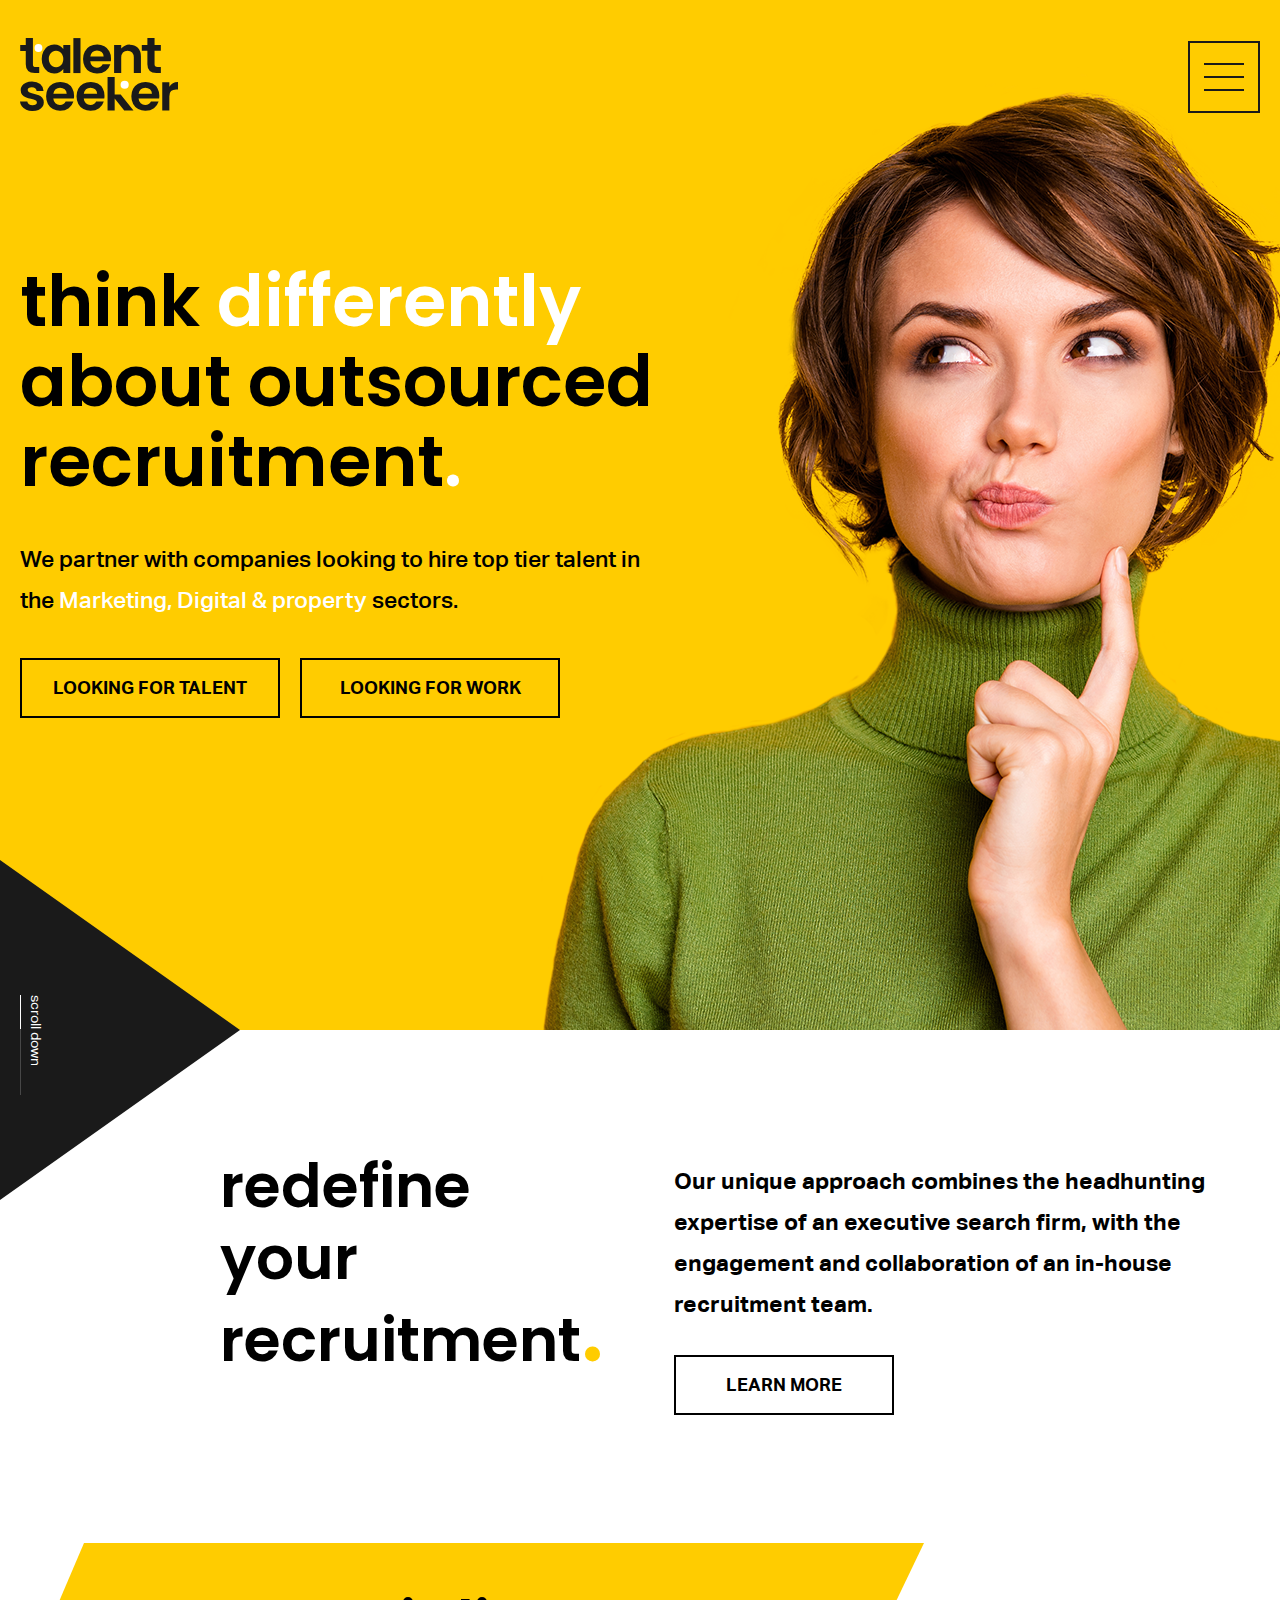
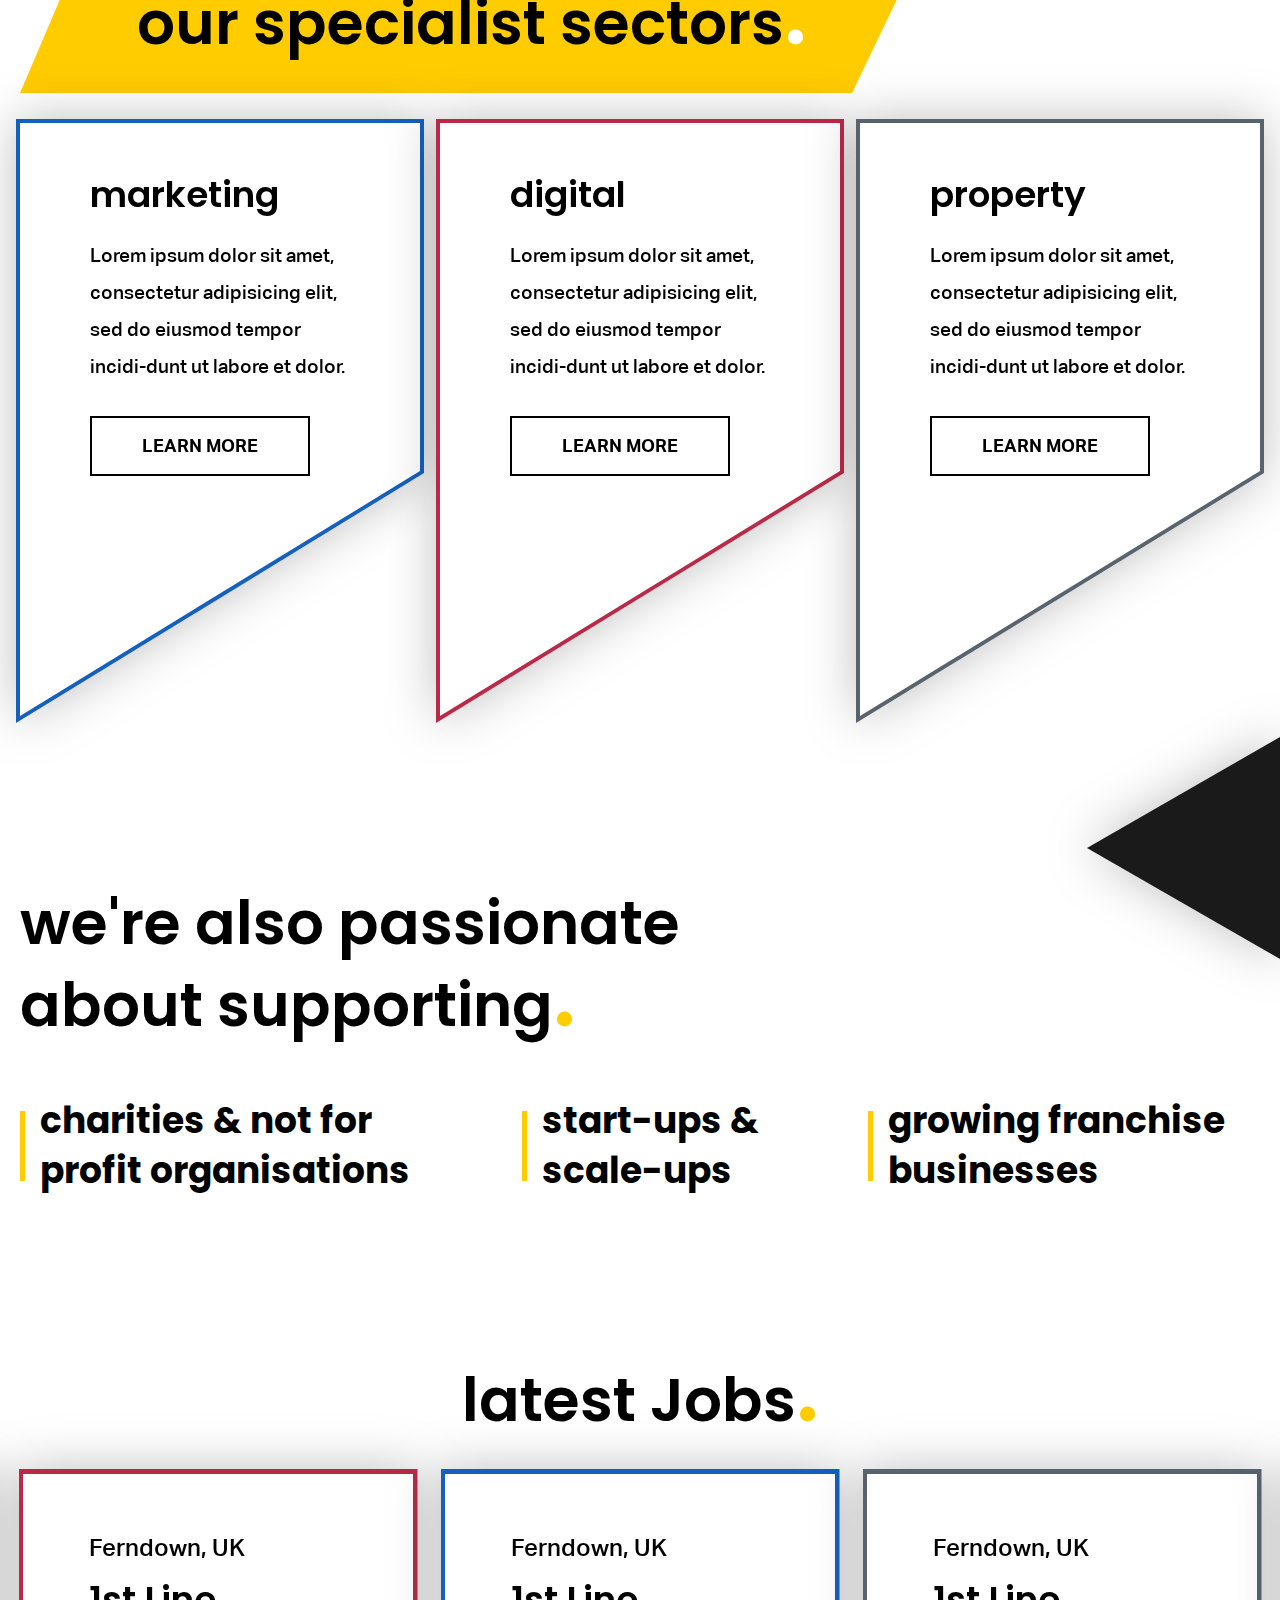
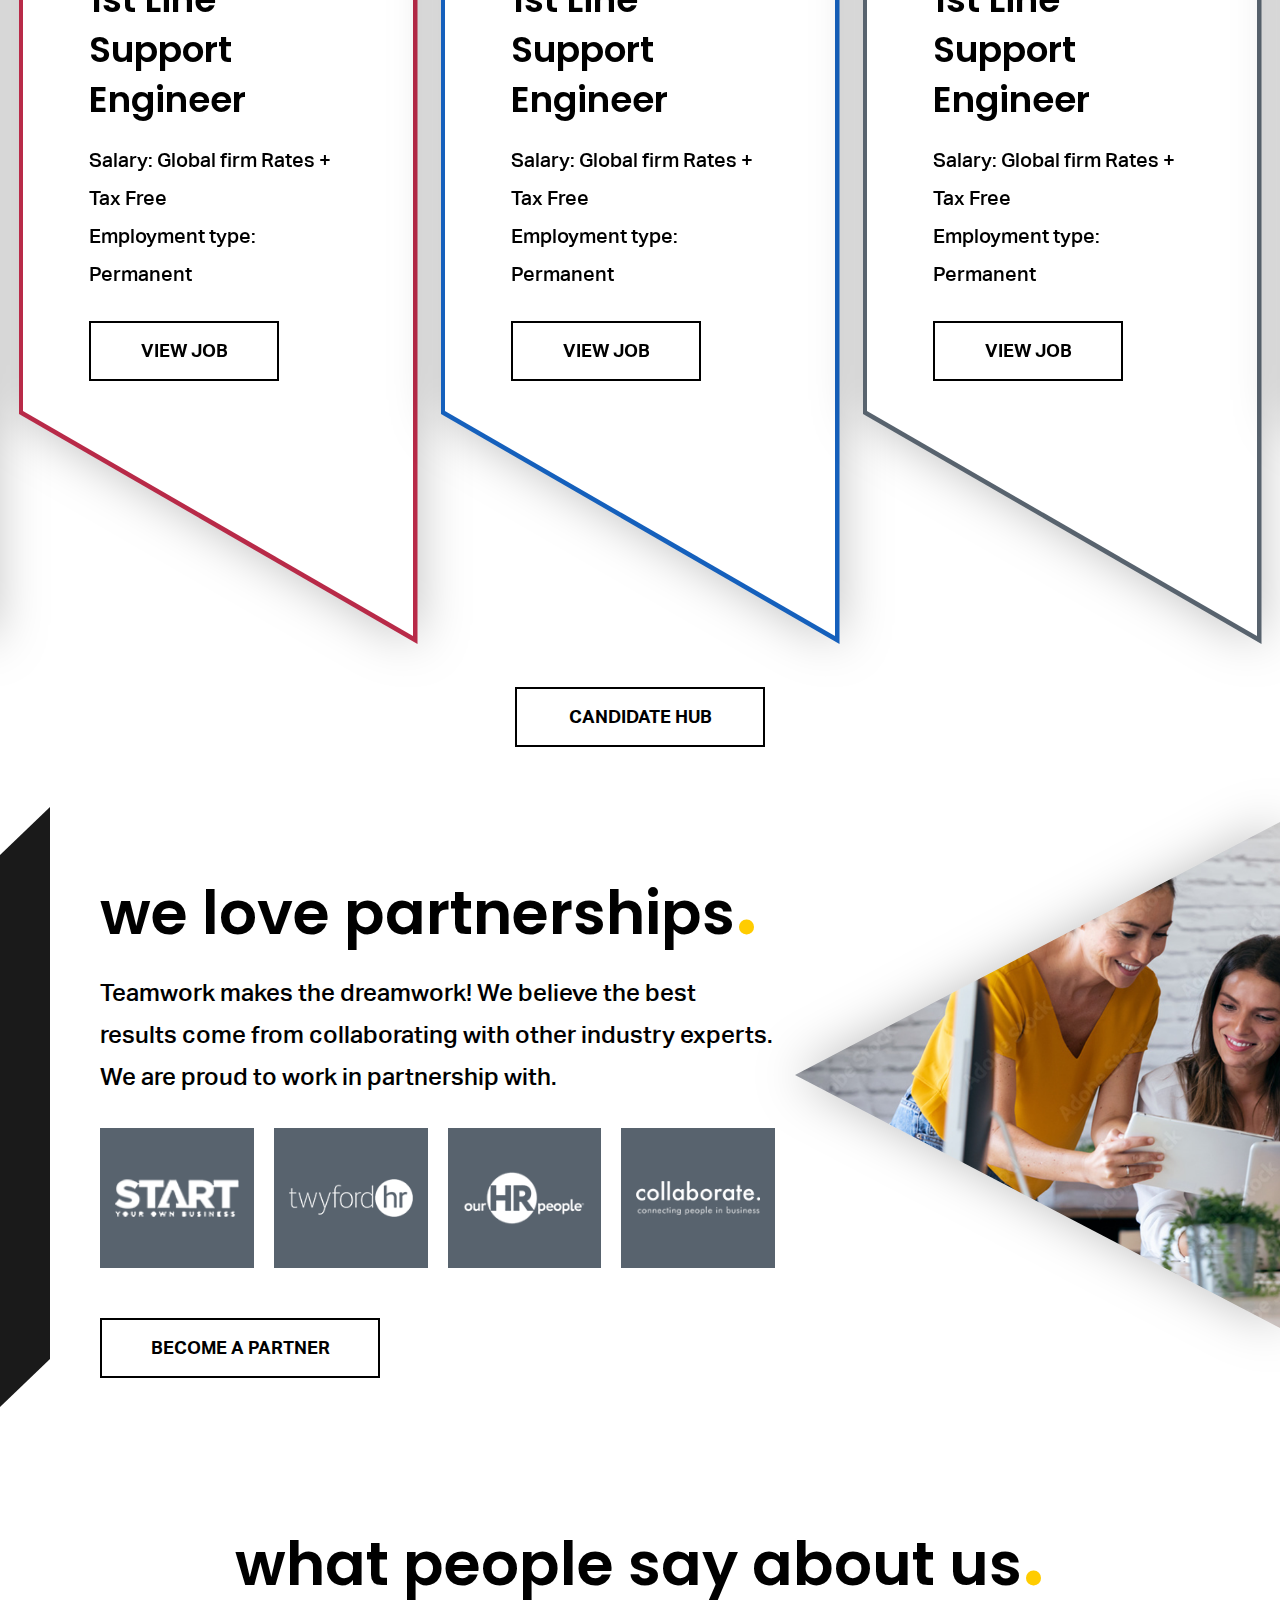
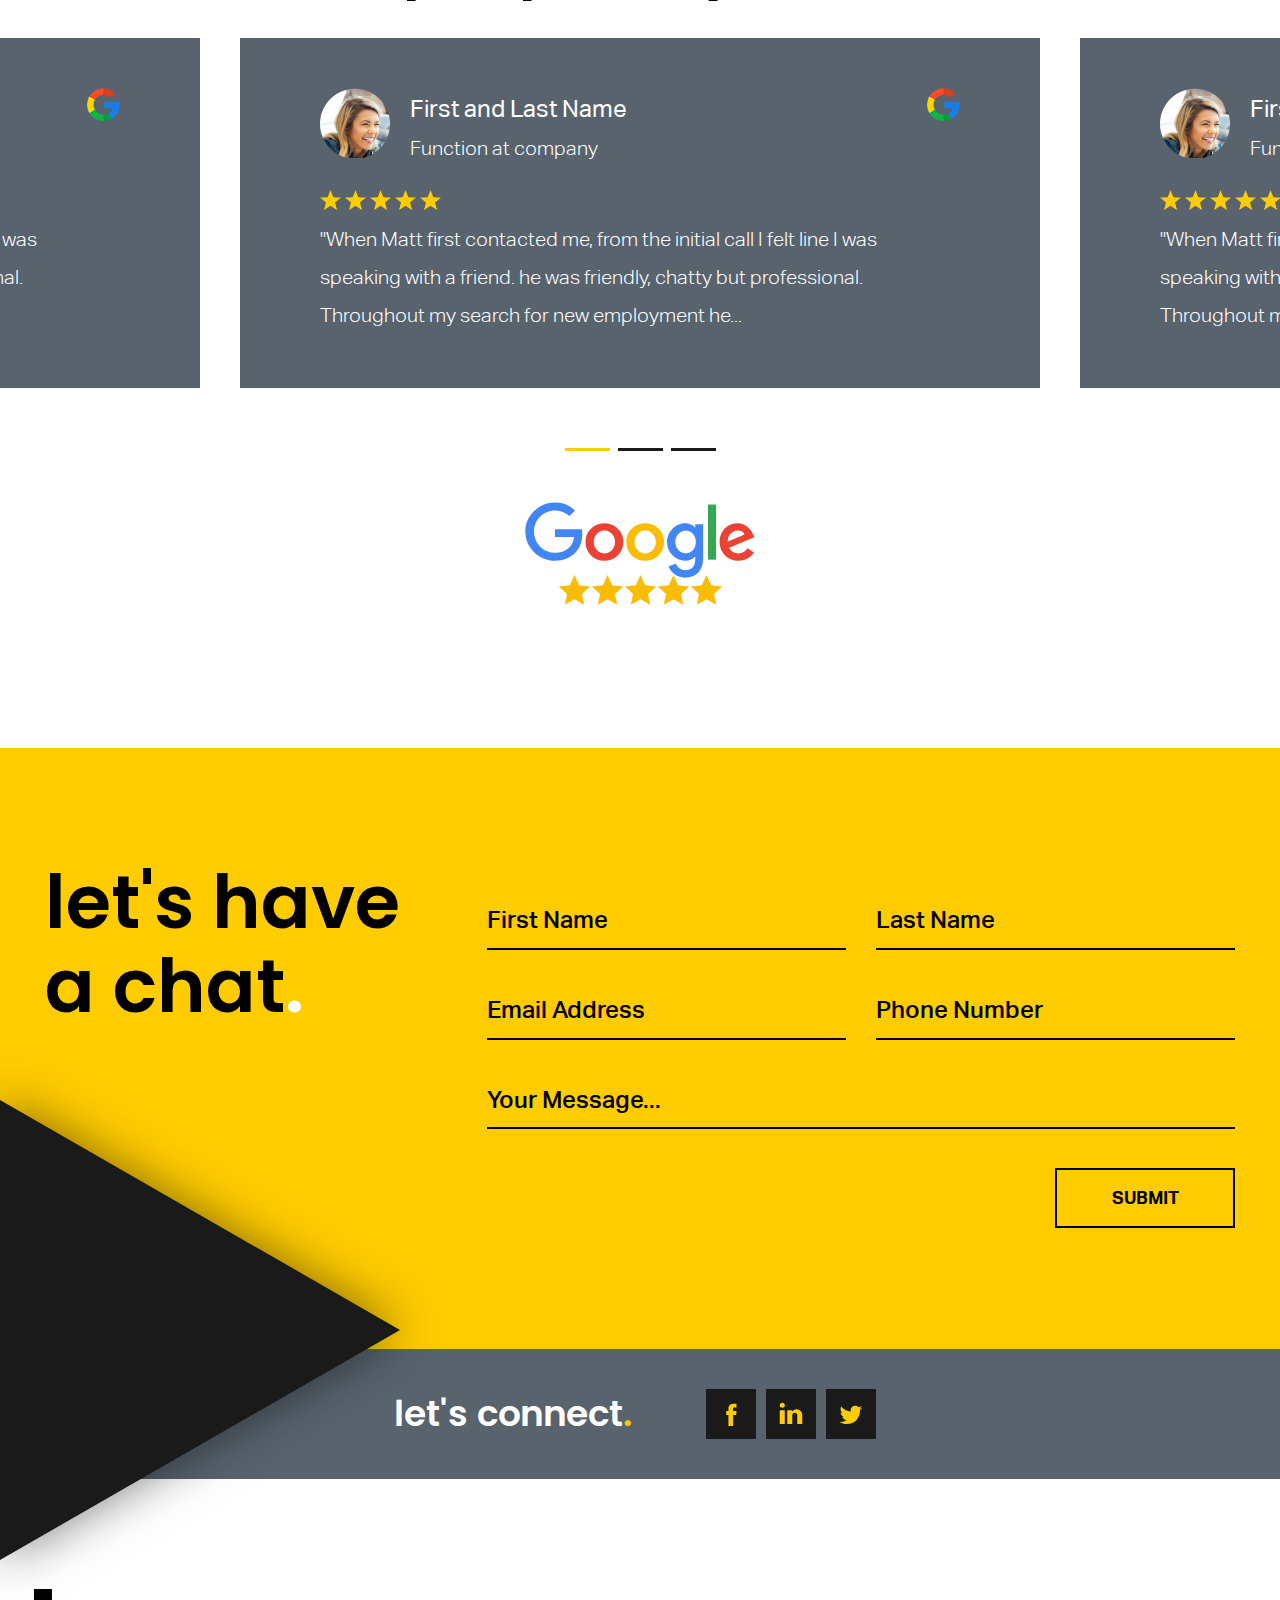
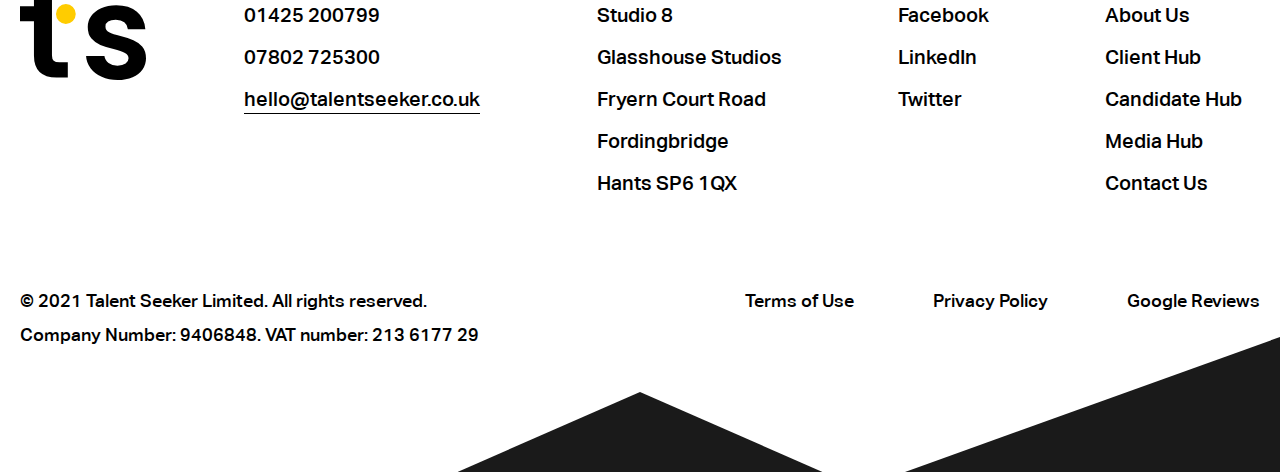
<file: index.html>
<!DOCTYPE html>
<html lang="en">
<head>
  <meta http-equiv="content-type" content="text/html; charset=utf-8"/>
  <meta name="viewport" content="width=device-width, initial-scale=1.0"/>
  <title>Home page</title>
  <link rel="icon" type="image/x-icon" href="./images/TalentSeeker_Favicon.png">
  <!-- FONTS -->
  <link href="https://fonts.googleapis.com/css2?family=Poppins:wght@200;300;400;500;600;700;800&display=swap" rel="stylesheet">
  <!-- STYLES -->
  <link
    rel="stylesheet"
    href="./css/swiper-bundle.min.css"
  />
  <link href="./css/style.css" type="text/css" rel="stylesheet"/>
  
</head>
<body>

<div id="site">

  <!-- SECTOR POP-UP -->
  <div class="sector-popup">
    <div class="sector-popup_top">
      <button class="btn">Close</button>
    </div>
    <div class="sector-popup_content">
      <div class="sector-popup_content-image">
        <img src="./images/sector-popup-1.png" alt="image">
      </div>
      <div class="sector-popup_content-right">
        <div class="sector-popup_content-title">
          <img src="./images/sector-popup-2.png" alt="img">
          <h2>digital jobs<br> we hire for <span>.</span></h2>
          <p>Lorem ipsum dolor sit amet, consectetur adipiscing elit. Aenean mollis commodo ipsum, a volutpat ligula condimentum sed. Mauris dignissim molestie augue.</p>
        </div>
        <div class="sector-popup_content-grid">
          <div class="sector-popup_content-grid_item">
            <p>
              Lorem ipsum dolor sit amet
            </p>
          </div>
          <div class="sector-popup_content-grid_item">
            <p>
              Lorem ipsum dolor sit amet
            </p>
          </div>
          <div class="sector-popup_content-grid_item">
            <p>
              Lorem ipsum dolor sit amet
            </p>
          </div>
          <div class="sector-popup_content-grid_item">
            <p>
              Lorem ipsum dolor sit amet
            </p>
          </div>
          <div class="sector-popup_content-grid_item">
            <p>
              Lorem ipsum dolor sit amet
            </p>
          </div>
          <div class="sector-popup_content-grid_item">
            <p>
              Lorem ipsum dolor sit amet
            </p>
          </div>
          <div class="sector-popup_content-grid_item">
            <p>
              Lorem ipsum dolor sit amet
            </p>
          </div>
        </div>
      </div>
    </div>
    <div class="sector-popup_bottom">
      <div>
        <button class="btn">Hire with Us</button>
        <button class="btn">Find a Role</button>
      </div>
    </div>
  </div>

  <!-- PARTNERS POP-UP -->

  <div class="partners-popup">
    <div class="container">
      <div class="partners-popup_wrapp">
        <div class="partners-popup_box">
          <div class="partners-popup_top">
            <img src="./images/partner_1.png" alt="img">
            <button class="btn btn-white">BACK</button>
          </div>
          <div class="content-job-page_wrapp">
            <div class="content-job-page_block">
              <div class="content-job-page_block-left">
                <h2>about lorem<span>.</span></h2>
              </div>
              <div class="content-job-page_block-right inline-styles text-white">
                <p>Lorem ipsum dolor sit amet, consectetur adipiscing elit, sed do eiusmod tempor incididunt ut labore et dolore magna aliqua. Ut eu sem integer vitae justo. Pellentesque id nibh tortor id aliquet lectus proin nibh. Posuere morbi leo urna molestie. Adipiscing at in tellus integer feugiat scelerisque varius. Et netus et malesuada fames ac turpis egestas. Vitae justo eget magna fermentum. Tellus pellentesque eu tincidunt tortor. </p>
                <br/>
                <p>Ridiculus mus mauris vitae ultricies leo integer. Etiam tempor orci eu lobortis elementum nibh tellus molestie. Faucibus vitae aliquet nec ullamcorper sit. Faucibus in ornare quam viverra orci sagittis. Eros donec ac odio tempor orci dapibus ultrices in. Felis imperdiet proin fermentum leo vel orci porta. Porttitor eget dolor morbi non arcu risus quis. Vitae nunc sed velit dignissim sodales ut eu sem. Nunc mattis enim ut tellus elementum sagittis vitae et. Nisl condimentum id venenatis a condimentum vitae sapien pellentesque habitant. In hendrerit gravida rutrum quisque non tellus orci. Consectetur a erat nam at lectus urna duis. Viverra mauris in aliquam sem fringilla. Mattis pellentesque id nibh tortor id aliquet lectus proin.</p>
              </div>
            </div>
            <div class="content-job-page_block">
              <div class="content-job-page_block-left">
                <h2>how we partner with lorem<span>.</span></h2>
              </div>
              <div class="content-job-page_block-right inline-styles text-white">
                <p>Lorem ipsum dolor sit amet, consectetur adipiscing elit, sed do eiusmod tempor incididunt ut labore et dolore magna aliqua. Ut eu sem integer vitae justo. Pellentesque id nibh tortor id aliquet lectus proin nibh. Posuere morbi leo urna molestie. Adipiscing at in tellus integer feugiat scelerisque varius. Et netus et malesuada fames ac turpis egestas. Vitae justo eget magna fermentum. Tellus pellentesque eu tincidunt tortor. </p>
              </div>
            </div>
          </div>
          <div class="partners-popup_bottom">
            <button class="btn btn-white">BACK</button>
          </div>
        </div>
      </div>
    </div>
  </div>

  <!-- HEADER -->
  <header class="header">
    <div class="header_full-nav">
      <div class="container">
        <div class="header_full-nav_top">
          <div class="header_full-nav_logo">
            <a href="/">
              <img width="158" height="73" src="./images/SVG/0white_yellow_dot_primary.svg" alt="Logo">             
            </a>
          </div>
        </div>
        <nav class="header_full-nav_nav">
          <ul class="header_full-nav_nav_list">
            <li><a href="/">About Us</a></li>
            <li><a href="/">Client Hub</a></li>
            <li><a href="/">Cindidate Hub</a>
              <ul class="header_full-nav_nav_dropdown">
                <li><a href="/">Job Board</a></li>
                <li><a href="/">Job Page</a></li>
              </ul>
            </li>
            <li><a href="/">Media Hub</a>
              <ul class="header_full-nav_nav_dropdown">
                <li><a href="/">Blog Page</a></li>
              </ul>
            </li>
            <li><a href="/">Contact Us</a></li>
          </ul>
        </nav>
      </div>
    </div>
    <div class="header_wrapp container">
      <div class="header_logo">
        <a href="/">
          <img width="158" height="73" src="./images/SVG/0black_white_dot_primary.svg" alt="Logo">        
        </a>
      </div>
      <div class="header_burger">
        <button class="header_burger_btn">
          <span></span>
        </button>
      </div>
    </div>
  </header>

  <main id="content">
    <!-- HERO -->
    <section class="hero">
      <div class="hero_wrapp" style="background-image: url('./images/home-hero.png');">
        <div class="container">
          <div class="hero_content">
            <h1 class="page-title">think <span>differently</span> about outsourced recruitment<span>.</span></h1>
            <p>We partner with companies looking to hire top tier talent in the <span>Marketing, Digital & property</span> sectors.</p>
            <div class="hero_content_btns">
              <a href="/" class="btn">Looking for Talent</a>
              <a href="/" class="btn">Looking for Work</a>
            </div>
          </div>
        </div>
      </div>
      <div class="hero_bottom">
        <div class="container">
          <div class="hero_bottom_scroll">
            scroll down
          </div>
        </div>
      </div>
    </section>

    <!-- MORE -->
    <section class="more">
      <div class="container">
        <div class="more_wrapp">
          <div class="more_title">
            <h2 class="section-title">redefine your recruitment<span>.</span></h2>
          </div>
          <div class="more_content">
            <p>
              Our unique approach combines the headhunting expertise of an executive search firm, with the engagement and collaboration of an in-house recruitment team.
            </p>
            <a href="/" class="btn">Learn More</a>
          </div>
        </div>
      </div>
    </section>

    <!-- SECTORS -->
    <section class="sectors">
      <div class="container">
        <div class="sectors_wrapp">
          <div class="sectors_image">
            <img src="./images/sectors.png" alt="sectors title">
          </div>
          <div class="sectors_content">
            <div class="sectors_title">
              <h2 class="section-title">our specialist sectors<span>.</span></h2>
            </div>
            <div class="sectors_grid swiper">

              <div class="swiper-wrapper">
                <div class="swiper-slide">
                  <div class="sectors_card marketing">
                    <div class="sectors_card_wrapp">
                      <h3 class="sectors_card_title">marketing</h3>
                      <p class="sectors_card_text">Lorem ipsum dolor sit amet, consectetur adipisicing elit, sed do eiusmod tempor incidi-dunt ut labore et dolor.</p>
                      <button href="/" class="btn">Learn More</button>
                    </div>
                  </div>
                </div>
                <div class="swiper-slide">
                  <div class="sectors_card digital">
                    <div class="sectors_card_wrapp">
                      <h3 class="sectors_card_title">digital</h3>
                      <p class="sectors_card_text">Lorem ipsum dolor sit amet, consectetur adipisicing elit, sed do eiusmod tempor incidi-dunt ut labore et dolor.</p>
                      <button href="/" class="btn">Learn More</button>
                    </div>
                  </div>
                </div>
                <div class="swiper-slide">
                  <div class="sectors_card property">
                    <div class="sectors_card_wrapp">
                      <h3 class="sectors_card_title">property</h3>
                      <p class="sectors_card_text">Lorem ipsum dolor sit amet, consectetur adipisicing elit, sed do eiusmod tempor incidi-dunt ut labore et dolor.</p>
                      <button href="/" class="btn">Learn More</button>
                    </div>
                  </div>
                </div>
              </div>

              <div class="sectors_grid-nav">
                <div class="sectors_grid-nav-block"></div>
              </div>
            </div>
          </div>
        </div>
      </div>
    </section>

    <!-- SUPPORT -->

    <section class="support">
      <div class="support_shape">
        <span></span>
      </div>
      <div class="container">
        <div class="support_wrapp">
          <div class="support_title">
            <h2 class="section-title">we're also passionate about supporting<span>.</span></h2>
          </div>
          <div class="support_row">
            <div class="support_block">
              <h3 class="support_block_text">charities & not for profit organisations</h3>
            </div>
            <div class="support_block">
              <h3 class="support_block_text">start-ups &<br> scale-ups</h3>
            </div>
            <div class="support_block">
              <h3 class="support_block_text">growing franchise businesses</h3>
            </div>
          </div>
        </div>
      </div>
    </section>

    <!-- LATEST JOBS -->

    <section class="latest-jobs">
      <div class="container">
        <div class="latest-jobs_wrapp">
          <div class="latest-jobs_title">
            <h2 class="section-title">latest Jobs<span>.</span></h2>
          </div>
          <div class="latest-jobs_slider swiper">
            <div class="swiper-wrapper">

              <div class="swiper-slide">
                <div class="latest-jobs_slide digital">
                  <div class="latest-jobs_slide_wrapp">
                    <h4 class="latest-jobs_slide_location">Ferndown, UK</h4>
                    <h3 class="latest-jobs_slide_title">1st Line Support Engineer</h3>
                    <div class="latest-jobs_slide_block">
                      Salary: Global firm Rates + Tax Free
                    </div>
                    <div class="latest-jobs_slide_block">
                      Employment type: Permanent
                    </div>
                    <a href="/" class="btn">View Job</a>
                  </div>
                </div>
              </div>

              <div class="swiper-slide">
                <div class="latest-jobs_slide marketing">
                  <div class="latest-jobs_slide_wrapp">
                    <h4 class="latest-jobs_slide_location">Ferndown, UK</h4>
                    <h3 class="latest-jobs_slide_title">1st Line Support Engineer</h3>
                    <div class="latest-jobs_slide_block">
                      Salary: Global firm Rates + Tax Free
                    </div>
                    <div class="latest-jobs_slide_block">
                      Employment type: Permanent
                    </div>
                    <a href="/" class="btn">View Job</a>
                  </div>
                </div>
              </div>

              <div class="swiper-slide">
                <div class="latest-jobs_slide property">
                  <div class="latest-jobs_slide_wrapp">
                    <h4 class="latest-jobs_slide_location">Ferndown, UK</h4>
                    <h3 class="latest-jobs_slide_title">1st Line Support Engineer</h3>
                    <div class="latest-jobs_slide_block">
                      Salary: Global firm Rates + Tax Free
                    </div>
                    <div class="latest-jobs_slide_block">
                      Employment type: Permanent
                    </div>
                    <a href="/" class="btn">View Job</a>
                  </div>
                </div>
              </div>

              <div class="swiper-slide">
                <div class="latest-jobs_slide marketing">
                  <div class="latest-jobs_slide_wrapp">
                    <h4 class="latest-jobs_slide_location">Ferndown, UK</h4>
                    <h3 class="latest-jobs_slide_title">1st Line Support Engineer</h3>
                    <div class="latest-jobs_slide_block">
                      Salary: Global firm Rates + Tax Free
                    </div>
                    <div class="latest-jobs_slide_block">
                      Employment type: Permanent
                    </div>
                    <a href="/" class="btn">View Job</a>
                  </div>
                </div>
              </div>

              <div class="swiper-slide">
                <div class="latest-jobs_slide digital">
                  <div class="latest-jobs_slide_wrapp">
                    <h4 class="latest-jobs_slide_location">Ferndown, UK</h4>
                    <h3 class="latest-jobs_slide_title">1st Line Support Engineer</h3>
                    <div class="latest-jobs_slide_block">
                      Salary: Global firm Rates + Tax Free
                    </div>
                    <div class="latest-jobs_slide_block">
                      Employment type: Permanent
                    </div>
                    <a href="/" class="btn">View Job</a>
                  </div>
                </div>
              </div>

            </div>
            <div class="latest-jobs_slider-nav"></div>
          </div>
          <div class="latest-jobs_btn">
            <a href="/" class="btn">Candidate Hub</a>
          </div>
        </div>
      </div>
    </section>

    <!-- PARTNERS -->

    <section class="partners">
      <div class="container">
        <div class="partners_wrapp">
          <div class="partners_wrapp_left">
            <div class="partners_title">
              <h2 class="section-title">we love partnerships<span>.</span></h2>
              <p class="partners_subtitle">Teamwork makes the dreamwork! We believe the best results come from collaborating with other industry experts. We are proud to work in partnership with.</p>
            </div>
            <div class="partners_grid">
              <div class="partners_grid_card">
                <img src="./images/partner_1.png" alt="partner">
              </div>
              <div class="partners_grid_card">
                <img src="./images/partner_2.png" alt="partner">
              </div>
              <div class="partners_grid_card">
                <img src="./images/partner_3.png" alt="partner">
              </div>
              <div class="partners_grid_card">
                <img src="./images/partner_4.png" alt="partner">
              </div>
            </div>
            <div class="partners_btn">
              <a href="/" class="btn">Become a Partner</a>
            </div>
          </div>
          <div class="partners_wrapp_right">
            <div class="partners_image">
              <img src="./images/partners.png" alt="Partners">
            </div>
          </div>
        </div>
      </div>
    </section>

    <!-- TESTIMONIALS -->

    <section class="testimonials" style="margin-top: 140px;">
      <div class="container">
        <div class="testimonials_wrapp">
          <div class="testimonials_title">
            <h2 class="section-title">what people say about us<span>.</span></h2>
          </div>
          <div class="testimonials_slider swiper">
            <div class="swiper-wrapper">

              <div class="swiper-slide">
                <div class="testimonials_slide">
                  <div class="testimonials_slide_top">
                    <div class="d-flex">
                      <div class="testimonials_slide_image">
                        <img src="./images/testimonials.png" alt="name">
                      </div>
                      <div class="testimonials_slide_info">
                        <h5 class="testimonials_slide_name">First and Last Name</h5>
                        <p>Function at company</p>
                      </div>
                    </div>
                    <div class="testimonials_slide_logo">
                      <img src="./images/google-logo.png" alt="google">
                    </div>
                  </div>
                  <div class="testimonials_slide_rating">
                    <img src="./images/star.png" alt="star">
                    <img src="./images/star.png" alt="star">
                    <img src="./images/star.png" alt="star">
                    <img src="./images/star.png" alt="star">
                    <img src="./images/star.png" alt="star">
                  </div>
                  <div class="testimonials_slide_content">
                    <p>"When Matt first contacted me, from the initial call I felt line I was speaking with a friend. he was friendly, chatty but professional. Throughout my search for new employment he...</p>
                  </div>
                </div>
              </div>

              <div class="swiper-slide">
                <div class="testimonials_slide">
                  <div class="testimonials_slide_top">
                    <div class="d-flex">
                      <div class="testimonials_slide_image">
                        <img src="./images/testimonials.png" alt="name">
                      </div>
                      <div class="testimonials_slide_info">
                        <h5 class="testimonials_slide_name">First and Last Name</h5>
                        <p>Function at company</p>
                      </div>
                    </div>
                    <div class="testimonials_slide_logo">
                      <img src="./images/google-logo.png" alt="google">
                    </div>
                  </div>
                  <div class="testimonials_slide_rating">
                    <img src="./images/star.png" alt="star">
                    <img src="./images/star.png" alt="star">
                    <img src="./images/star.png" alt="star">
                    <img src="./images/star.png" alt="star">
                    <img src="./images/star.png" alt="star">
                  </div>
                  <div class="testimonials_slide_content">
                    <p>"When Matt first contacted me, from the initial call I felt line I was speaking with a friend. he was friendly, chatty but professional. Throughout my search for new employment he...</p>
                  </div>
                </div>
              </div>

              <div class="swiper-slide">
                <div class="testimonials_slide">
                  <div class="testimonials_slide_top">
                    <div class="d-flex">
                      <div class="testimonials_slide_image">
                        <img src="./images/testimonials.png" alt="name">
                      </div>
                      <div class="testimonials_slide_info">
                        <h5 class="testimonials_slide_name">First and Last Name</h5>
                        <p>Function at company</p>
                      </div>
                    </div>
                    <div class="testimonials_slide_logo">
                      <img src="./images/google-logo.png" alt="google">
                    </div>
                  </div>
                  <div class="testimonials_slide_rating">
                    <img src="./images/star.png" alt="star">
                    <img src="./images/star.png" alt="star">
                    <img src="./images/star.png" alt="star">
                    <img src="./images/star.png" alt="star">
                    <img src="./images/star.png" alt="star">
                  </div>
                  <div class="testimonials_slide_content">
                    <p>"When Matt first contacted me, from the initial call I felt line I was speaking with a friend. he was friendly, chatty but professional. Throughout my search for new employment he...</p>
                  </div>
                </div>
              </div>

            </div>
            <div class="swiper-pagination"></div>
          </div>
          <div class="testimonials_bottom">
            <div class="testimonials_bottom_logo">
              <svg width="230" height="106" viewBox="0 0 230 106" fill="none" xmlns="http://www.w3.org/2000/svg">
                <path d="M49.5 73L54.1262 83.1326L65.1924 84.4012L56.9853 91.9321L59.1985 102.849L49.5 97.3705L39.8015 102.849L42.0147 91.9321L33.8076 84.4012L44.8738 83.1326L49.5 73Z" fill="#FBBC05"/>
                <path d="M82.5 73L87.1262 83.1326L98.1924 84.4012L89.9853 91.9321L92.1985 102.849L82.5 97.3705L72.8015 102.849L75.0147 91.9321L66.8076 84.4012L77.8738 83.1326L82.5 73Z" fill="#FBBC05"/>
                <path d="M115.5 73L120.126 83.1326L131.192 84.4012L122.985 91.9321L125.198 102.849L115.5 97.3705L105.802 102.849L108.015 91.9321L99.8076 84.4012L110.874 83.1326L115.5 73Z" fill="#FBBC05"/>
                <path d="M148.5 73L153.126 83.1326L164.192 84.4012L155.985 91.9321L158.198 102.849L148.5 97.3705L138.802 102.849L141.015 91.9321L132.808 84.4012L143.874 83.1326L148.5 73Z" fill="#FBBC05"/>
                <path d="M181.5 73L186.126 83.1326L197.192 84.4012L188.985 91.9321L191.198 102.849L181.5 97.3705L171.802 102.849L174.015 91.9321L165.808 84.4012L176.874 83.1326L181.5 73Z" fill="#FBBC05"/>
                <path d="M98.3024 40.0001C98.3024 50.8268 89.8182 58.8049 79.4062 58.8049C68.9943 58.8049 60.5101 50.8268 60.5101 40.0001C60.5101 29.0971 68.9943 21.1953 79.4062 21.1953C89.8182 21.1953 98.3024 29.0971 98.3024 40.0001ZM90.0305 40.0001C90.0305 33.2344 85.1133 28.6053 79.4062 28.6053C73.6992 28.6053 68.7819 33.2344 68.7819 40.0001C68.7819 46.6979 73.6992 51.3949 79.4062 51.3949C85.1133 51.3949 90.0305 46.6894 90.0305 40.0001Z" fill="#EA4335"/>
                <path d="M139.067 40.0001C139.067 50.8268 130.583 58.8049 120.171 58.8049C109.759 58.8049 101.275 50.8268 101.275 40.0001C101.275 29.1055 109.759 21.1953 120.171 21.1953C130.583 21.1953 139.067 29.0971 139.067 40.0001ZM130.795 40.0001C130.795 33.2344 125.878 28.6053 120.171 28.6053C114.464 28.6053 109.547 33.2344 109.547 40.0001C109.547 46.6979 114.464 51.3949 120.171 51.3949C125.878 51.3949 130.795 46.6894 130.795 40.0001Z" fill="#FBBC05"/>
                <path d="M178.133 22.3314V56.0918C178.133 69.9792 169.929 75.6512 160.231 75.6512C151.101 75.6512 145.606 69.5553 143.534 64.5701L150.736 61.5773C152.018 64.6379 155.161 68.2497 160.222 68.2497C166.43 68.2497 170.278 64.426 170.278 57.2279V54.5234H169.989C168.137 56.804 164.571 58.7964 160.069 58.7964C150.651 58.7964 142.023 50.6064 142.023 40.0679C142.023 29.4531 150.651 21.1953 160.069 21.1953C164.562 21.1953 168.129 23.1877 169.989 25.4005H170.278V22.3399H178.133V22.3314ZM170.864 40.0679C170.864 33.4464 166.439 28.6053 160.808 28.6053C155.101 28.6053 150.32 33.4464 150.32 40.0679C150.32 46.6216 155.101 51.3949 160.808 51.3949C166.439 51.3949 170.864 46.6216 170.864 40.0679Z" fill="#4285F4"/>
                <path d="M191.085 2.54297V57.6517H183.017V2.54297H191.085Z" fill="#34A853"/>
                <path d="M222.524 46.1899L228.945 50.4629C226.873 53.5236 221.879 58.7971 213.25 58.7971C202.55 58.7971 194.558 50.5392 194.558 39.9923C194.558 28.8095 202.618 21.1875 212.325 21.1875C222.1 21.1875 226.881 28.9536 228.444 33.1503L229.301 35.2868L204.121 45.6982C206.049 49.471 209.047 51.3955 213.25 51.3955C217.463 51.3955 220.384 49.3269 222.524 46.1899ZM202.762 39.4242L219.594 32.4466C218.669 30.0982 215.883 28.4618 212.605 28.4618C208.401 28.4618 202.55 32.1668 202.762 39.4242V39.4242Z" fill="#EA4335"/>
                <path d="M29.9705 35.1084V27.1304H56.9007C57.164 28.5208 57.2999 30.1656 57.2999 31.946C57.2999 37.9317 55.6608 45.3332 50.3784 50.6067C45.2403 55.948 38.6755 58.7967 29.979 58.7967C13.86 58.7967 0.305725 45.6893 0.305725 29.5976C0.305725 13.5058 13.86 0.398438 29.979 0.398438C38.8963 0.398438 45.2488 3.89148 50.0217 8.44431L44.3826 14.0739C40.96 10.8691 36.323 8.37648 29.9705 8.37648C18.1997 8.37648 8.9937 17.8467 8.9937 29.5976C8.9937 41.3484 18.1997 50.8187 29.9705 50.8187C37.6054 50.8187 41.9537 47.758 44.7393 44.9771C46.9983 42.7219 48.4845 39.5002 49.0705 35.1L29.9705 35.1084V35.1084Z" fill="#4285F4"/>
              </svg>
              <!-- <img src="./images/Google-5-star.png" alt="Google"> -->
            </div>
          </div>
        </div>
      </div>
    </section>

    <!-- CONTACT -->

    <section class="contact">
      <div class="container">
        <div class="contact_wrapp">
          <div class="contact_title">
            <h2 class="section-title">let's have a chat<span>.</span></h2>
          </div>
          <div class="contact_form">
            <form>
              <div class="contact_form_wrapp">
                <input class="contact_input" type="text" placeholder="First Name" />
                <input class="contact_input" type="text" placeholder="Last Name" />
                <input class="contact_input" type="email" placeholder="Email Address" />
                <input class="contact_input" type="text" placeholder="Phone Number" />
              </div>
              <textarea class="contact_textarea" placeholder="Your Message..."></textarea>
              <div class="contact_btn">
                <button class="btn">Submit</button>
              </div>
            </form>
          </div>
        </div>
      </div>
      <div class="contact_social">
        <div class="contact_social-shape">
          <span></span>
        </div>
        <div class="contact_social_block">
          <div class="contact_social_title">
            <h2 class="section-title">let's connect<span>.</span></h2>
          </div>
          <ul class="contact_social_links">
            <li><a href="/">
              <svg enable-background="new 0 0 56.693 56.693" height="26px" version="1.1" viewBox="0 0 56.693 56.693" width="26px" xml:space="preserve" xmlns="http://www.w3.org/2000/svg" xmlns:xlink="http://www.w3.org/1999/xlink"><path d="M40.43,21.739h-7.645v-5.014c0-1.883,1.248-2.322,2.127-2.322c0.877,0,5.395,0,5.395,0V6.125l-7.43-0.029  c-8.248,0-10.125,6.174-10.125,10.125v5.518h-4.77v8.53h4.77c0,10.947,0,24.137,0,24.137h10.033c0,0,0-13.32,0-24.137h6.77  L40.43,21.739z"/></svg>
            </a></li>
            <li><a href="/">
              <svg height="30" viewBox="0 0 24 24" width="30" xmlns="http://www.w3.org/2000/svg"><title/><rect height="11" width="4" x="3" y="9"/><circle cx="5" cy="5" r="2"/><path d="M16.5,8.25A4.47251,4.47251,0,0,0,13,9.95343V9H9V20h4V13a2,2,0,0,1,4,0v7h4V12.75A4.5,4.5,0,0,0,16.5,8.25Z"/></svg>
            </a></li>
            <li><a href="/">
              <svg enable-background="new 0 0 56.693 56.693" height="26px" version="1.1" viewBox="0 0 56.693 56.693" width="26px" xml:space="preserve" xmlns="http://www.w3.org/2000/svg" xmlns:xlink="http://www.w3.org/1999/xlink"><path d="M52.837,15.065c-1.811,0.805-3.76,1.348-5.805,1.591c2.088-1.25,3.689-3.23,4.444-5.592c-1.953,1.159-4.115,2-6.418,2.454  c-1.843-1.964-4.47-3.192-7.377-3.192c-5.581,0-10.106,4.525-10.106,10.107c0,0.791,0.089,1.562,0.262,2.303  c-8.4-0.422-15.848-4.445-20.833-10.56c-0.87,1.492-1.368,3.228-1.368,5.082c0,3.506,1.784,6.6,4.496,8.412  c-1.656-0.053-3.215-0.508-4.578-1.265c-0.001,0.042-0.001,0.085-0.001,0.128c0,4.896,3.484,8.98,8.108,9.91  c-0.848,0.23-1.741,0.354-2.663,0.354c-0.652,0-1.285-0.063-1.902-0.182c1.287,4.015,5.019,6.938,9.441,7.019  c-3.459,2.711-7.816,4.327-12.552,4.327c-0.815,0-1.62-0.048-2.411-0.142c4.474,2.869,9.786,4.541,15.493,4.541  c18.591,0,28.756-15.4,28.756-28.756c0-0.438-0.009-0.875-0.028-1.309C49.769,18.873,51.483,17.092,52.837,15.065z"/></svg>
            </a></li>
          </ul>
        </div>
      </div>
    </section>

  </main>

  <!-- FOOTER -->

  <footer class="footer">
    <div class="container">
      <div class="footer_wrapp">
        <div class="footer_logo">
          <a href="/">     
            <img width="126" height="91" src="./images/SVG/0black_yellow_dot_icon.svg" alt="Logo">        
          </a>
        </div>
        <div class="footer_col">
          <div>
            <a href="tel:01425200799">01425 200799</a>
          </div>
          <div>
            <a href="tel:07802725300">07802 725300</a>
          </div>
          <div>
            <a href="mailto:hello@talentseeker.co.uk">hello@talentseeker.co.uk</a>
          </div>
        </div>
        <div class="footer_col">
          <div><a href="/">Studio 8</a></div>
          <div><a href="/">Glasshouse Studios</a></div>
          <div><a href="/">Fryern Court Road</a></div>
          <div><a href="/">Fordingbridge</a></div>
          <div><a href="/">Hants SP6 1QX</a></div>
        </div>
        <div class="footer_col social">
          <div><a href="/">Facebook</a></div>
          <div><a href="/">LinkedIn</a></div>
          <div><a href="/">Twitter</a></div>
        </div>
        <div class="footer_col">
          <div><a href="/">About Us</a></div>
          <div><a href="/">Client Hub</a></div>
          <div><a href="/">Candidate Hub</a></div>
          <div><a href="/">Media Hub</a></div>
          <div><a href="/">Contact Us</a></div>
        </div>
      </div>
      <div class="footer_bottom">
        <div>
          <p>© 2021 Talent Seeker Limited. All rights reserved.</p>
          <p>Company Number: 9406848. VAT number: 213 6177 29</p>
        </div>
        <div class="footer_bottom_links">
          <a href="/">Terms of Use</a>
          <a href="/">Privacy Policy</a>
          <a href="/">Google Reviews</a>
        </div>
      </div>
    </div>
  </footer>

</div>

<!-- JS -->
<script
src="https://ajax.googleapis.com/ajax/libs/jquery/1.12.4/jquery.min.js"
    type="text/javascript"
  ></script>
<script src="./js/swiper-bundle.js"></script>
<script src="./js/jquery.autogrow-textarea.js"></script>
<!-- <script src="https://unpkg.com/swiper@7/swiper-bundle.min.js"></script> -->
<script src="js/main.js"></script>

</body>
</html>
</file>
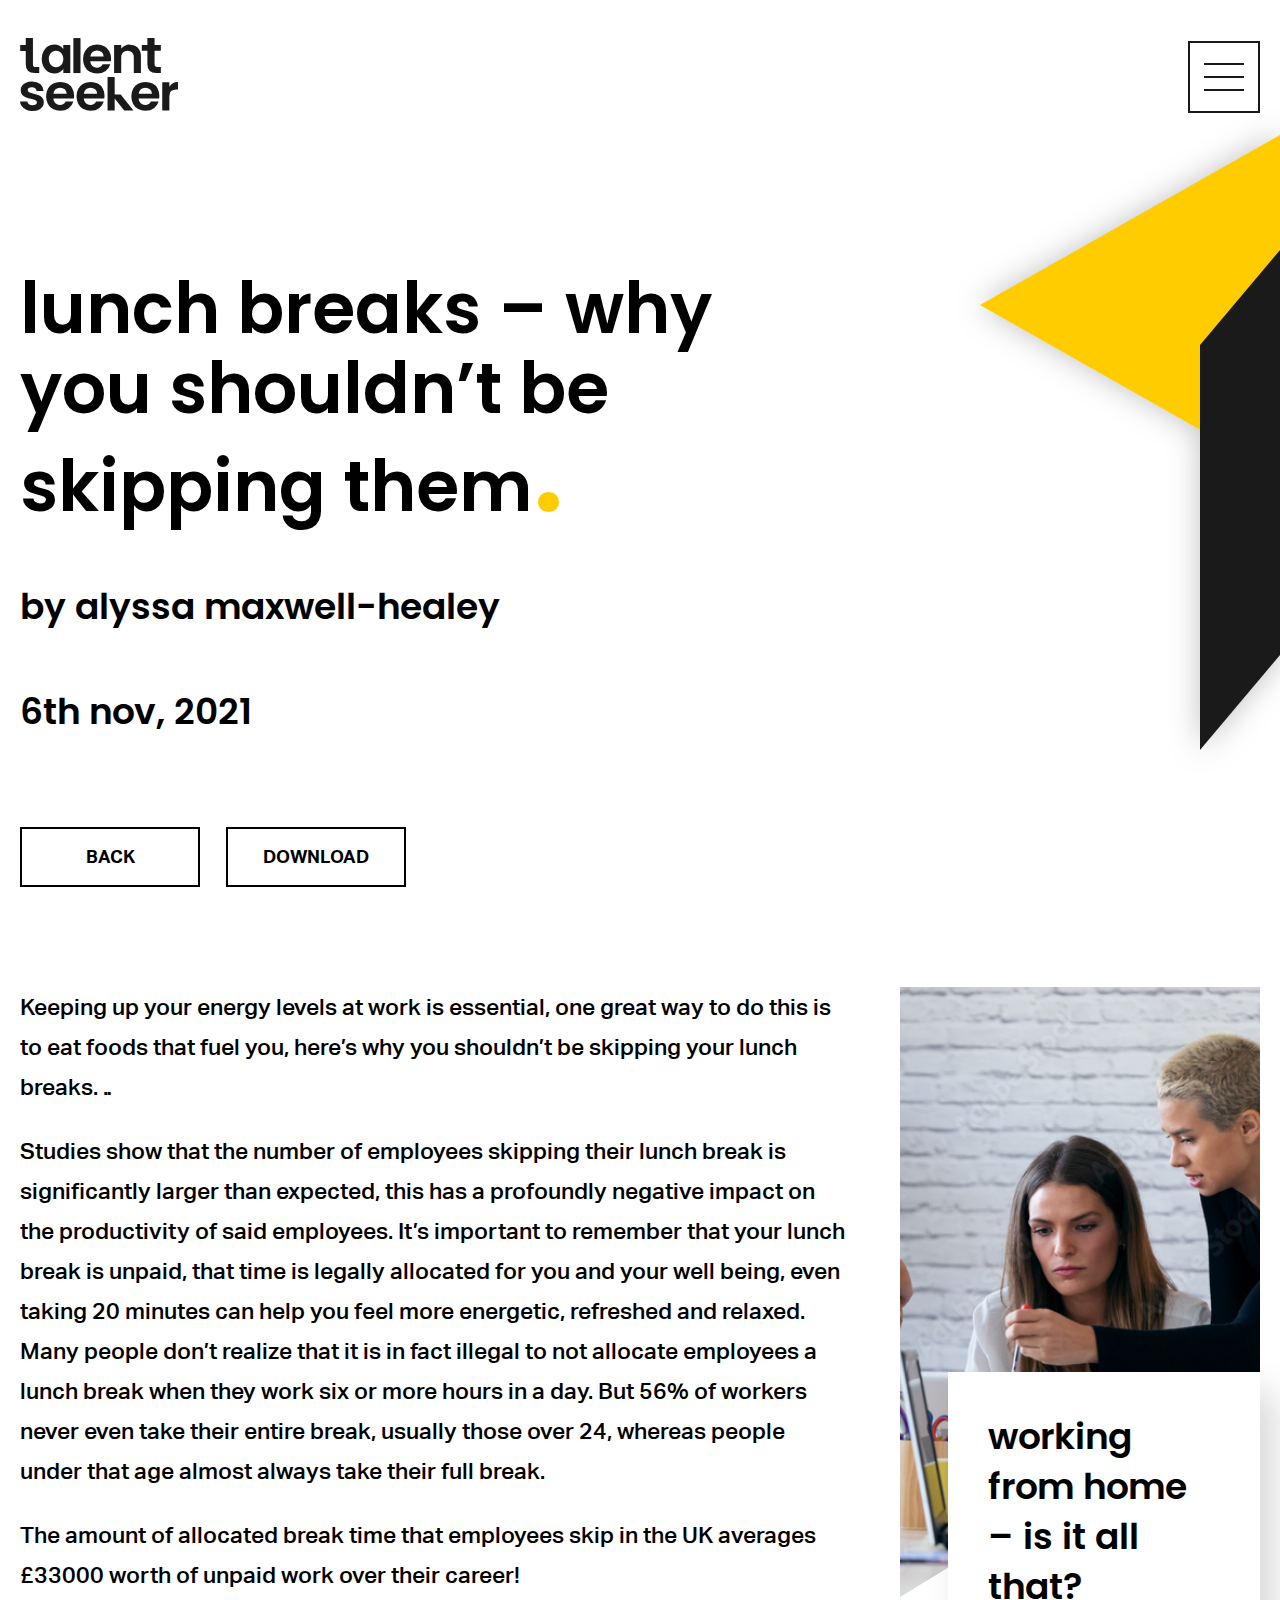
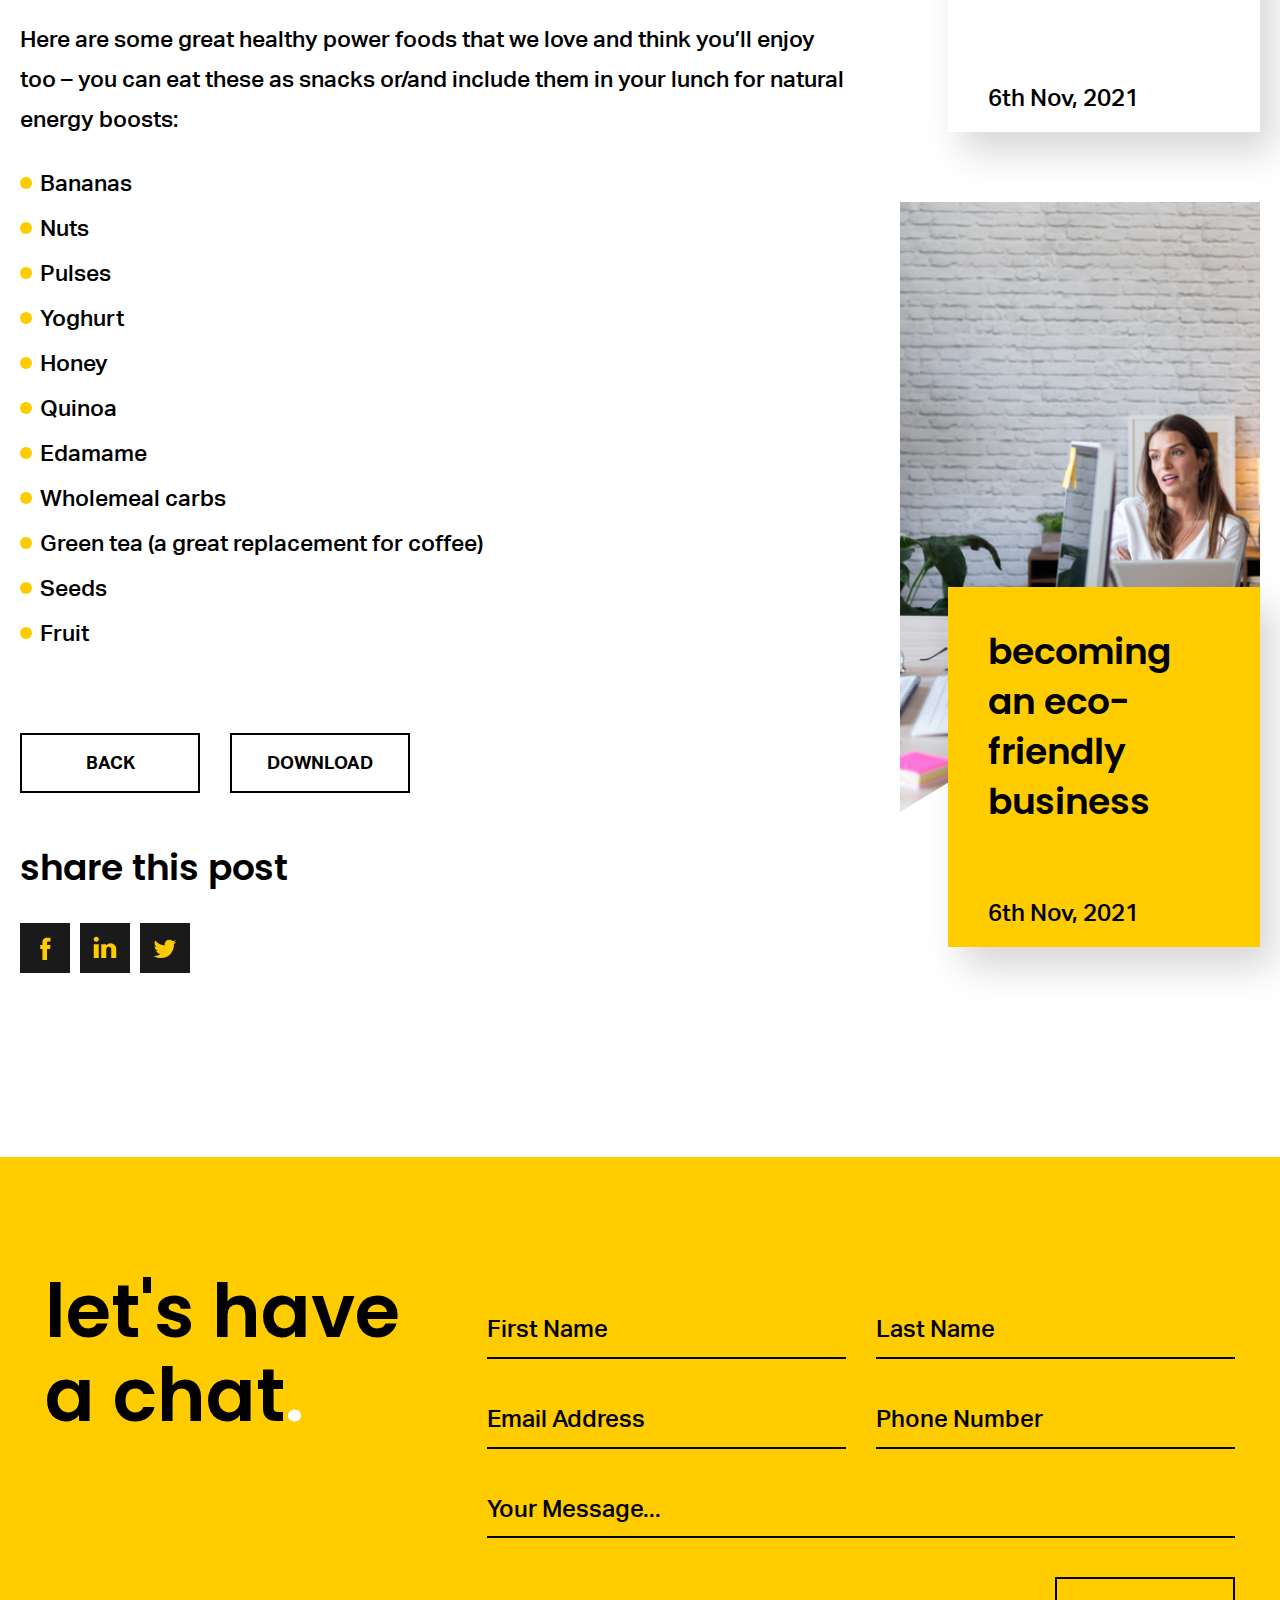
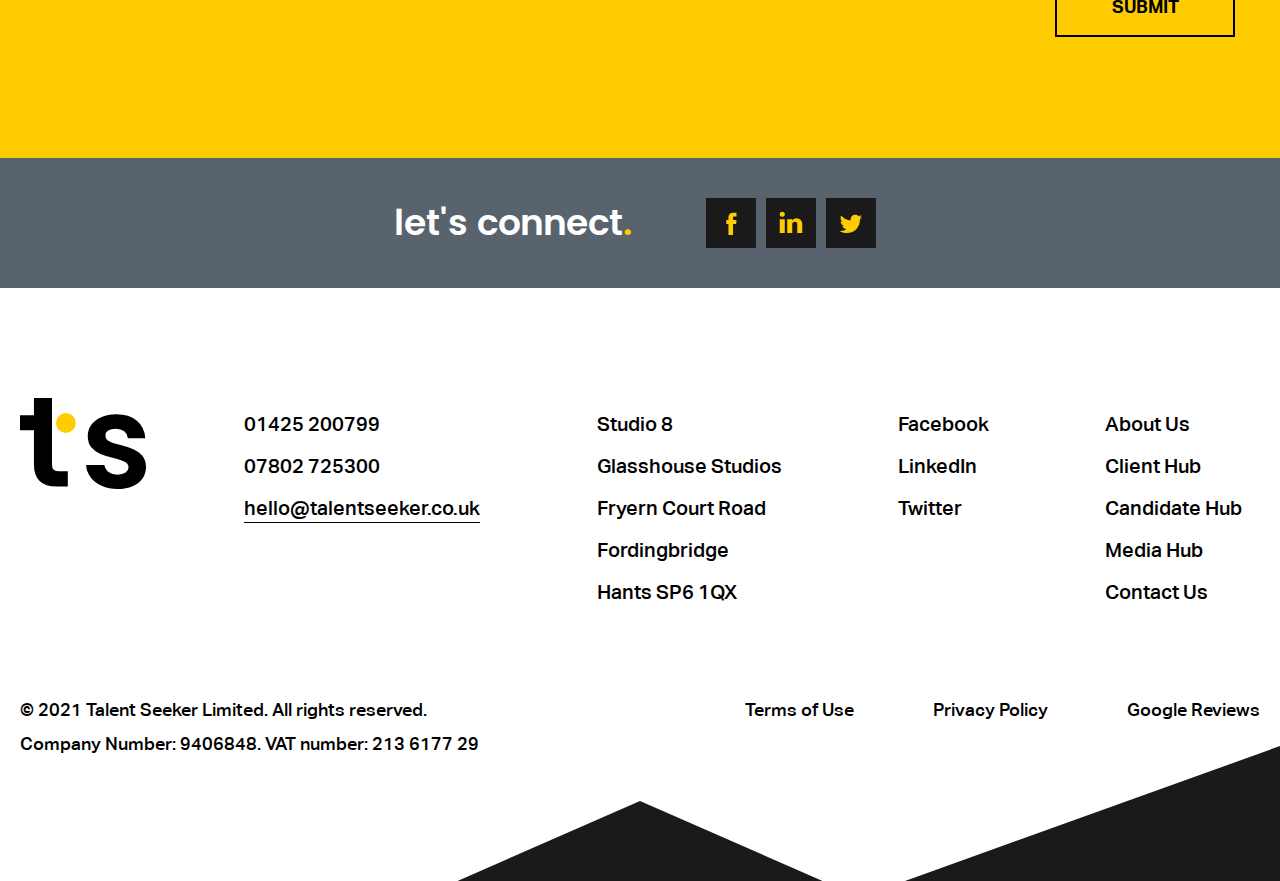
<file: article-page.html>
<!DOCTYPE html>
<html lang="en">
<head>
  <meta http-equiv="content-type" content="text/html; charset=utf-8"/>
  <meta name="viewport" content="width=device-width, initial-scale=1.0"/>
  <title>Article page</title>
  <link rel="icon" type="image/x-icon" href="./images/TalentSeeker_Favicon.png">
  <!-- FONTS -->
  <link href="https://fonts.googleapis.com/css2?family=Poppins:wght@200;300;400;500;600;700;800&display=swap" rel="stylesheet">
  <!-- STYLES -->
  <link
    rel="stylesheet"
    href="./css/swiper-bundle.min.css"
  />
  <link href="./css/style.css" type="text/css" rel="stylesheet"/>
  
</head>
<body>

<div id="site">

  <!-- HEADER -->
  <header class="header">
    <div class="header_full-nav">
      <div class="container">
        <div class="header_full-nav_top">
          <div class="header_full-nav_logo">
            <a href="/">
              <img width="158" height="73" src="./images/SVG/0white_yellow_dot_primary.svg" alt="Logo">             
            </a>
          </div>
        </div>
        <nav class="header_full-nav_nav">
          <ul class="header_full-nav_nav_list">
            <li><a href="/">About Us</a></li>
            <li><a href="/">Client Hub</a></li>
            <li><a href="/">Cindidate Hub</a>
              <ul class="header_full-nav_nav_dropdown">
                <li><a href="/">Job Board</a></li>
                <li><a href="/">Job Page</a></li>
              </ul>
            </li>
            <li><a href="/">Media Hub</a>
              <ul class="header_full-nav_nav_dropdown">
                <li><a href="/">Blog Page</a></li>
              </ul>
            </li>
            <li><a href="/">Contact Us</a></li>
          </ul>
        </nav>
      </div>
    </div>
    <div class="header_wrapp container">
      <div class="header_logo">
        <a href="/">
          <img width="158" height="73" src="./images/SVG/0black_white_dot_primary.svg" alt="Logo">        
        </a>
      </div>
      <div class="header_burger">
        <button class="header_burger_btn">
          <span></span>
        </button>
      </div>
    </div>
  </header>

  <main id="content">

    <section class="hero-article-page">
      <div class="triangular-shape">
        <span class="triangular-shape_before"></span>
        <span class="triangular-shape_after"></span>
      </div>
      <div class="container">
        <div class="hero-article-page_wrapp">
          <div class="hero-article-page_image">
            <img src="./images/article-hero.png" alt="hero">
          </div>
          <div class="hero-article-page_about">
            <h1 class="hero-article-page_title">lunch breaks – why you shouldn’t
              be skipping them<span>.</span></h1>
            <h4 class="hero-article-page_desc">by alyssa maxwell-healey</h4>
            <h4 class="hero-article-page_desc">6th nov, 2021</h4>
            <div class="hero-article-page_btns">
              <a href="/" class="btn">Back</a>
              <a href="./article-page.html" class="btn">Download</a>
            </div>
          </div>
        </div>
      </div>
    </section>

    <section class="content-article-page">
      <div class="container">
        <div class="content-article-page_wrapp">
          <div class="content-article-page_left li-m-0 fw-p-500 fw-li-500 inline-styles">
            <p>Keeping up your energy levels at work is essential, one great way to do this is to eat foods that fuel you, here’s why you shouldn’t be skipping your lunch breaks…</p>
            <p>Studies show that the number of employees skipping their lunch break is significantly larger than expected, this has a profoundly negative impact on the productivity of said employees. It’s important to remember that your lunch break is unpaid, that time is legally allocated for you and your well being, even taking 20 minutes can help you feel more energetic, refreshed and relaxed. Many people don’t realize that it is in fact illegal to not allocate employees a lunch break when they work six or more hours in a day. But 56% of workers never even take their entire break, usually those over 24, whereas people under that age almost always take their full break.</p>
            <p>The amount of allocated break time that employees skip in the UK averages £33000 worth of unpaid work over their career!</p>
            <p>Here are some great healthy power foods that we love and think you’ll enjoy too – you can eat these as snacks or/and include them in your lunch for natural energy boosts:</p>
            <ul>
              <li>Bananas</li>
              <li>Nuts</li>
              <li>Pulses</li>
              <li>Yoghurt</li>
              <li>Honey</li>
              <li>Quinoa</li>
              <li>Edamame</li>
              <li>Wholemeal carbs</li>
              <li>Green tea (a great replacement for coffee)</li>
              <li>Seeds</li>
              <li>Fruit</li>
            </ul>
            <div class="content-job-page_bottom">
              <div class="content-job-page_bottom-btns">
                <a href="/" class="btn">Back</a>
                <a href="/" class="btn">Download</a>
              </div>
              <h2>share this post</h2>
              <ul class="contact_social_links">
                <li><a href="/">
                  <svg enable-background="new 0 0 56.693 56.693" height="26px" version="1.1" viewBox="0 0 56.693 56.693" width="26px" xml:space="preserve" xmlns="http://www.w3.org/2000/svg" xmlns:xlink="http://www.w3.org/1999/xlink"><path d="M40.43,21.739h-7.645v-5.014c0-1.883,1.248-2.322,2.127-2.322c0.877,0,5.395,0,5.395,0V6.125l-7.43-0.029  c-8.248,0-10.125,6.174-10.125,10.125v5.518h-4.77v8.53h4.77c0,10.947,0,24.137,0,24.137h10.033c0,0,0-13.32,0-24.137h6.77  L40.43,21.739z"/></svg>
                </a></li>
                <li><a href="/">
                  <svg height="30" viewBox="0 0 24 24" width="30" xmlns="http://www.w3.org/2000/svg"><title/><rect height="11" width="4" x="3" y="9"/><circle cx="5" cy="5" r="2"/><path d="M16.5,8.25A4.47251,4.47251,0,0,0,13,9.95343V9H9V20h4V13a2,2,0,0,1,4,0v7h4V12.75A4.5,4.5,0,0,0,16.5,8.25Z"/></svg>
                </a></li>
                <li><a href="/">
                  <svg enable-background="new 0 0 56.693 56.693" height="26px" version="1.1" viewBox="0 0 56.693 56.693" width="26px" xml:space="preserve" xmlns="http://www.w3.org/2000/svg" xmlns:xlink="http://www.w3.org/1999/xlink"><path d="M52.837,15.065c-1.811,0.805-3.76,1.348-5.805,1.591c2.088-1.25,3.689-3.23,4.444-5.592c-1.953,1.159-4.115,2-6.418,2.454  c-1.843-1.964-4.47-3.192-7.377-3.192c-5.581,0-10.106,4.525-10.106,10.107c0,0.791,0.089,1.562,0.262,2.303  c-8.4-0.422-15.848-4.445-20.833-10.56c-0.87,1.492-1.368,3.228-1.368,5.082c0,3.506,1.784,6.6,4.496,8.412  c-1.656-0.053-3.215-0.508-4.578-1.265c-0.001,0.042-0.001,0.085-0.001,0.128c0,4.896,3.484,8.98,8.108,9.91  c-0.848,0.23-1.741,0.354-2.663,0.354c-0.652,0-1.285-0.063-1.902-0.182c1.287,4.015,5.019,6.938,9.441,7.019  c-3.459,2.711-7.816,4.327-12.552,4.327c-0.815,0-1.62-0.048-2.411-0.142c4.474,2.869,9.786,4.541,15.493,4.541  c18.591,0,28.756-15.4,28.756-28.756c0-0.438-0.009-0.875-0.028-1.309C49.769,18.873,51.483,17.092,52.837,15.065z"/></svg>
                </a></li>
              </ul>
            </div>
          </div>
          <div class="content-article-page_right">
            <a href="/" class="content-article-page_card">
              <div class="content-article-page_card-image">
                <img src="./images/article-page-1.png" alt="img">
              </div>
              <div class="content-article-page_card-desc">
                <div class="content-article-page_card-desc-wrapp">
                  <h3 class="content-article-page_card-title">working from home – is it all that?</h3>
                </div>
                <p class="content-article-page_card-date">6th Nov, 2021</p>
              </div>
            </a>

            <a href="/" class="content-article-page_card yellow">
              <div class="content-article-page_card-image">
                <img src="./images/article-page-2.png" alt="img">
              </div>
              <div class="content-article-page_card-desc">
                <div class="content-article-page_card-desc-wrapp">
                  <h3 class="content-article-page_card-title">becoming an eco-friendly business</h3>
                </div>
                <p class="content-article-page_card-date">6th Nov, 2021</p>
              </div>
            </a>
          </div>
        </div>
      </div>
    </section>

    <!-- CONTACT -->

    <section class="contact">
      <div class="container">
        <div class="contact_wrapp">
          <div class="contact_title">
            <h2 class="section-title">let's have a chat<span>.</span></h2>
          </div>
          <div class="contact_form">
            <form>
              <div class="contact_form_wrapp">
                <input class="contact_input" type="text" placeholder="First Name" />
                <input class="contact_input" type="text" placeholder="Last Name" />
                <input class="contact_input" type="email" placeholder="Email Address" />
                <input class="contact_input" type="text" placeholder="Phone Number" />
              </div>
              <textarea class="contact_textarea" placeholder="Your Message..."></textarea>
              <div class="contact_btn">
                <button class="btn">Submit</button>
              </div>
            </form>
          </div>
        </div>
      </div>
      <div class="contact_social">
        <div class="contact_social_block">
          <div class="contact_social_title">
            <h2 class="section-title">let's connect<span>.</span></h2>
          </div>
          <ul class="contact_social_links">
            <li><a href="/">
              <svg enable-background="new 0 0 56.693 56.693" height="26px" version="1.1" viewBox="0 0 56.693 56.693" width="26px" xml:space="preserve" xmlns="http://www.w3.org/2000/svg" xmlns:xlink="http://www.w3.org/1999/xlink"><path d="M40.43,21.739h-7.645v-5.014c0-1.883,1.248-2.322,2.127-2.322c0.877,0,5.395,0,5.395,0V6.125l-7.43-0.029  c-8.248,0-10.125,6.174-10.125,10.125v5.518h-4.77v8.53h4.77c0,10.947,0,24.137,0,24.137h10.033c0,0,0-13.32,0-24.137h6.77  L40.43,21.739z"/></svg>
            </a></li>
            <li><a href="/">
              <svg height="30" viewBox="0 0 24 24" width="30" xmlns="http://www.w3.org/2000/svg"><title/><rect height="11" width="4" x="3" y="9"/><circle cx="5" cy="5" r="2"/><path d="M16.5,8.25A4.47251,4.47251,0,0,0,13,9.95343V9H9V20h4V13a2,2,0,0,1,4,0v7h4V12.75A4.5,4.5,0,0,0,16.5,8.25Z"/></svg>
            </a></li>
            <li><a href="/">
              <svg enable-background="new 0 0 56.693 56.693" height="26px" version="1.1" viewBox="0 0 56.693 56.693" width="26px" xml:space="preserve" xmlns="http://www.w3.org/2000/svg" xmlns:xlink="http://www.w3.org/1999/xlink"><path d="M52.837,15.065c-1.811,0.805-3.76,1.348-5.805,1.591c2.088-1.25,3.689-3.23,4.444-5.592c-1.953,1.159-4.115,2-6.418,2.454  c-1.843-1.964-4.47-3.192-7.377-3.192c-5.581,0-10.106,4.525-10.106,10.107c0,0.791,0.089,1.562,0.262,2.303  c-8.4-0.422-15.848-4.445-20.833-10.56c-0.87,1.492-1.368,3.228-1.368,5.082c0,3.506,1.784,6.6,4.496,8.412  c-1.656-0.053-3.215-0.508-4.578-1.265c-0.001,0.042-0.001,0.085-0.001,0.128c0,4.896,3.484,8.98,8.108,9.91  c-0.848,0.23-1.741,0.354-2.663,0.354c-0.652,0-1.285-0.063-1.902-0.182c1.287,4.015,5.019,6.938,9.441,7.019  c-3.459,2.711-7.816,4.327-12.552,4.327c-0.815,0-1.62-0.048-2.411-0.142c4.474,2.869,9.786,4.541,15.493,4.541  c18.591,0,28.756-15.4,28.756-28.756c0-0.438-0.009-0.875-0.028-1.309C49.769,18.873,51.483,17.092,52.837,15.065z"/></svg>
            </a></li>
          </ul>
        </div>
      </div>
    </section>

  </main>

  <!-- FOOTER -->

  <footer class="footer">
    <div class="container">
      <div class="footer_wrapp">
        <div class="footer_logo">
          <a href="/">     
            <img width="126" height="91" src="./images/SVG/0black_yellow_dot_icon.svg" alt="Logo">        
          </a>
        </div>
        <div class="footer_col">
          <div>
            <a href="tel:01425200799">01425 200799</a>
          </div>
          <div>
            <a href="tel:07802725300">07802 725300</a>
          </div>
          <div>
            <a href="mailto:hello@talentseeker.co.uk">hello@talentseeker.co.uk</a>
          </div>
        </div>
        <div class="footer_col">
          <div><a href="/">Studio 8</a></div>
          <div><a href="/">Glasshouse Studios</a></div>
          <div><a href="/">Fryern Court Road</a></div>
          <div><a href="/">Fordingbridge</a></div>
          <div><a href="/">Hants SP6 1QX</a></div>
        </div>
        <div class="footer_col social">
          <div><a href="/">Facebook</a></div>
          <div><a href="/">LinkedIn</a></div>
          <div><a href="/">Twitter</a></div>
        </div>
        <div class="footer_col">
          <div><a href="/">About Us</a></div>
          <div><a href="/">Client Hub</a></div>
          <div><a href="/">Candidate Hub</a></div>
          <div><a href="/">Media Hub</a></div>
          <div><a href="/">Contact Us</a></div>
        </div>
      </div>
      <div class="footer_bottom">
        <div>
          <p>© 2021 Talent Seeker Limited. All rights reserved.</p>
          <p>Company Number: 9406848. VAT number: 213 6177 29</p>
        </div>
        <div class="footer_bottom_links">
          <a href="/">Terms of Use</a>
          <a href="/">Privacy Policy</a>
          <a href="/">Google Reviews</a>
        </div>
      </div>
    </div>
  </footer>

</div>


<!-- JS -->
<script
src="https://ajax.googleapis.com/ajax/libs/jquery/1.12.4/jquery.min.js"
    type="text/javascript"
  ></script>
<script src="./js/swiper-bundle.js"></script>
<!-- <script src="https://unpkg.com/swiper@7/swiper-bundle.min.js"></script> -->
<script src="./js/jquery.autogrow-textarea.js"></script>
<script src="js/main.js"></script>

</body>
</html>
</file>
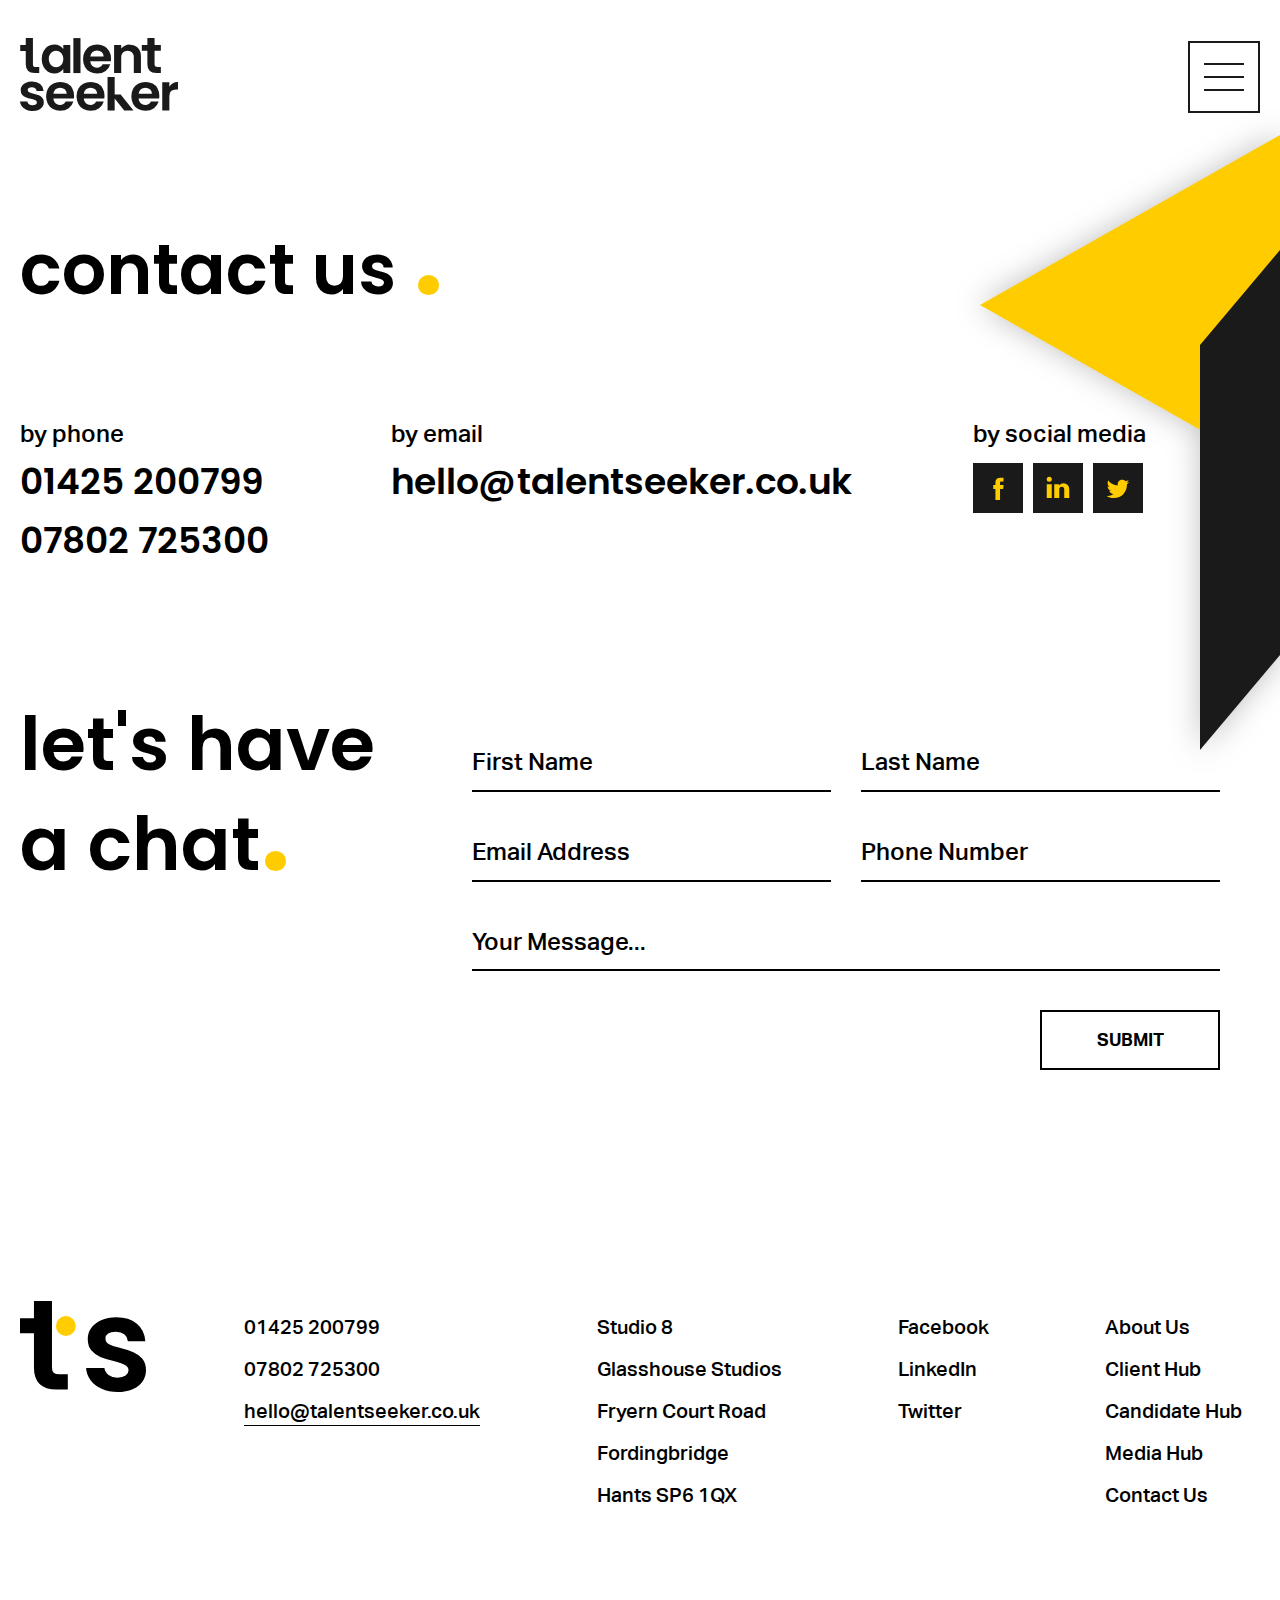
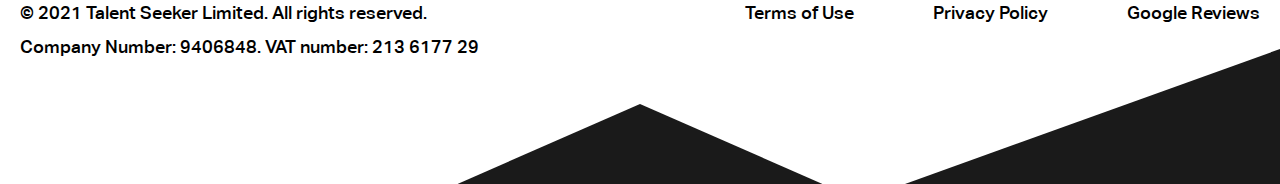
<file: contact-us.html>
<!DOCTYPE html>
<html lang="en">
<head>
  <meta http-equiv="content-type" content="text/html; charset=utf-8"/>
  <meta name="viewport" content="width=device-width, initial-scale=1.0"/>
  <title>Article page</title>
  <link rel="icon" type="image/x-icon" href="./images/TalentSeeker_Favicon.png">
  <!-- FONTS -->
  <link href="https://fonts.googleapis.com/css2?family=Poppins:wght@200;300;400;500;600;700;800&display=swap" rel="stylesheet">
  <!-- STYLES -->
  <link
    rel="stylesheet"
    href="./css/swiper-bundle.min.css"
  />
  <link href="./css/style.css" type="text/css" rel="stylesheet"/>
  
</head>
<body>

<div id="site">

  <!-- HEADER -->
  <header class="header">
    <div class="header_full-nav">
      <div class="container">
        <div class="header_full-nav_top">
          <div class="header_full-nav_logo">
            <a href="/">
              <img width="158" height="73" src="./images/SVG/0white_yellow_dot_primary.svg" alt="Logo">             
            </a>
          </div>
        </div>
        <nav class="header_full-nav_nav">
          <ul class="header_full-nav_nav_list">
            <li><a href="/">About Us</a></li>
            <li><a href="/">Client Hub</a></li>
            <li><a href="/">Cindidate Hub</a>
              <ul class="header_full-nav_nav_dropdown">
                <li><a href="/">Job Board</a></li>
                <li><a href="/">Job Page</a></li>
              </ul>
            </li>
            <li><a href="/">Media Hub</a>
              <ul class="header_full-nav_nav_dropdown">
                <li><a href="/">Blog Page</a></li>
              </ul>
            </li>
            <li><a href="/">Contact Us</a></li>
          </ul>
        </nav>
      </div>
    </div>
    <div class="header_wrapp container">
      <div class="header_logo">
        <a href="/">
          <img width="158" height="73" src="./images/SVG/0black_white_dot_primary.svg" alt="Logo">        
        </a>
      </div>
      <div class="header_burger">
        <button class="header_burger_btn">
          <span></span>
        </button>
      </div>
    </div>
  </header>

  <main id="content">

    <section class="contact-us-hero">
      <div class="triangular-shape">
        <span class="triangular-shape_before"></span>
        <span class="triangular-shape_after"></span>
      </div>
      <div class="container">
        <h1 class="contact-us-hero_title">contact us <span>.</span></h1>
        <div class="contact-us-hero_row">
          <div class="contact-us-hero_col">
            <h4 class="contact-us-hero_label">by phone</h4>
            <a href="/" class="contact-us-hero_link">01425 200799</a><br>
            <a href="/" class="contact-us-hero_link">07802 725300</a>
          </div>
          <div class="contact-us-hero_col">
            <h4 class="contact-us-hero_label">by email</h4>
            <a href="/" class="contact-us-hero_link">hello@talentseeker.co.uk</a>
          </div>
          <div class="contact-us-hero_col">
            <h4 class="contact-us-hero_label">by social media</h4>
            <ul class="contact_social_links">
              <li><a href="/">
                <svg enable-background="new 0 0 56.693 56.693" height="26px" version="1.1" viewBox="0 0 56.693 56.693" width="26px" xml:space="preserve" xmlns="http://www.w3.org/2000/svg" xmlns:xlink="http://www.w3.org/1999/xlink"><path d="M40.43,21.739h-7.645v-5.014c0-1.883,1.248-2.322,2.127-2.322c0.877,0,5.395,0,5.395,0V6.125l-7.43-0.029  c-8.248,0-10.125,6.174-10.125,10.125v5.518h-4.77v8.53h4.77c0,10.947,0,24.137,0,24.137h10.033c0,0,0-13.32,0-24.137h6.77  L40.43,21.739z"/></svg>
              </a></li>
              <li><a href="/">
                <svg height="30" viewBox="0 0 24 24" width="30" xmlns="http://www.w3.org/2000/svg"><title/><rect height="11" width="4" x="3" y="9"/><circle cx="5" cy="5" r="2"/><path d="M16.5,8.25A4.47251,4.47251,0,0,0,13,9.95343V9H9V20h4V13a2,2,0,0,1,4,0v7h4V12.75A4.5,4.5,0,0,0,16.5,8.25Z"/></svg>
              </a></li>
              <li><a href="/">
                <svg enable-background="new 0 0 56.693 56.693" height="26px" version="1.1" viewBox="0 0 56.693 56.693" width="26px" xml:space="preserve" xmlns="http://www.w3.org/2000/svg" xmlns:xlink="http://www.w3.org/1999/xlink"><path d="M52.837,15.065c-1.811,0.805-3.76,1.348-5.805,1.591c2.088-1.25,3.689-3.23,4.444-5.592c-1.953,1.159-4.115,2-6.418,2.454  c-1.843-1.964-4.47-3.192-7.377-3.192c-5.581,0-10.106,4.525-10.106,10.107c0,0.791,0.089,1.562,0.262,2.303  c-8.4-0.422-15.848-4.445-20.833-10.56c-0.87,1.492-1.368,3.228-1.368,5.082c0,3.506,1.784,6.6,4.496,8.412  c-1.656-0.053-3.215-0.508-4.578-1.265c-0.001,0.042-0.001,0.085-0.001,0.128c0,4.896,3.484,8.98,8.108,9.91  c-0.848,0.23-1.741,0.354-2.663,0.354c-0.652,0-1.285-0.063-1.902-0.182c1.287,4.015,5.019,6.938,9.441,7.019  c-3.459,2.711-7.816,4.327-12.552,4.327c-0.815,0-1.62-0.048-2.411-0.142c4.474,2.869,9.786,4.541,15.493,4.541  c18.591,0,28.756-15.4,28.756-28.756c0-0.438-0.009-0.875-0.028-1.309C49.769,18.873,51.483,17.092,52.837,15.065z"/></svg>
              </a></li>
            </ul>
          </div>
        </div>
      </div>
    </section>

    <section class="contact-us-form">
      <div class="container">
        <div class="contact_wrapp">
          <div class="contact_title">
            <h2 class="section-title">let's have a chat<span>.</span></h2>
          </div>
          <div class="contact_form">
            <form>
              <div class="contact_form_wrapp">
                <input class="contact_input" type="text" placeholder="First Name" />
                <input class="contact_input" type="text" placeholder="Last Name" />
                <input class="contact_input" type="email" placeholder="Email Address" />
                <input class="contact_input" type="text" placeholder="Phone Number" />
              </div>
              <textarea class="contact_textarea" placeholder="Your Message..."></textarea>
              <div class="contact_btn">
                <button class="btn">Submit</button>
              </div>
            </form>
          </div>
        </div>
      </div>
    </section>

  </main>

  <!-- FOOTER -->

  <footer class="footer">
    <div class="container">
      <div class="footer_wrapp">
        <div class="footer_logo">
          <a href="/">     
            <img width="126" height="91" src="./images/SVG/0black_yellow_dot_icon.svg" alt="Logo">        
          </a>
        </div>
        <div class="footer_col">
          <div>
            <a href="tel:01425200799">01425 200799</a>
          </div>
          <div>
            <a href="tel:07802725300">07802 725300</a>
          </div>
          <div>
            <a href="mailto:hello@talentseeker.co.uk">hello@talentseeker.co.uk</a>
          </div>
        </div>
        <div class="footer_col">
          <div><a href="/">Studio 8</a></div>
          <div><a href="/">Glasshouse Studios</a></div>
          <div><a href="/">Fryern Court Road</a></div>
          <div><a href="/">Fordingbridge</a></div>
          <div><a href="/">Hants SP6 1QX</a></div>
        </div>
        <div class="footer_col social">
          <div><a href="/">Facebook</a></div>
          <div><a href="/">LinkedIn</a></div>
          <div><a href="/">Twitter</a></div>
        </div>
        <div class="footer_col">
          <div><a href="/">About Us</a></div>
          <div><a href="/">Client Hub</a></div>
          <div><a href="/">Candidate Hub</a></div>
          <div><a href="/">Media Hub</a></div>
          <div><a href="/">Contact Us</a></div>
        </div>
      </div>
      <div class="footer_bottom">
        <div>
          <p>© 2021 Talent Seeker Limited. All rights reserved.</p>
          <p>Company Number: 9406848. VAT number: 213 6177 29</p>
        </div>
        <div class="footer_bottom_links">
          <a href="/">Terms of Use</a>
          <a href="/">Privacy Policy</a>
          <a href="/">Google Reviews</a>
        </div>
      </div>
    </div>
  </footer>

</div>


<!-- JS -->
<script
src="https://ajax.googleapis.com/ajax/libs/jquery/1.12.4/jquery.min.js"
    type="text/javascript"
  ></script>
<script src="./js/swiper-bundle.js"></script>
<!-- <script src="https://unpkg.com/swiper@7/swiper-bundle.min.js"></script> -->
<script src="./js/jquery.autogrow-textarea.js"></script>
<script src="js/main.js"></script>

</body>
</html>
</file>
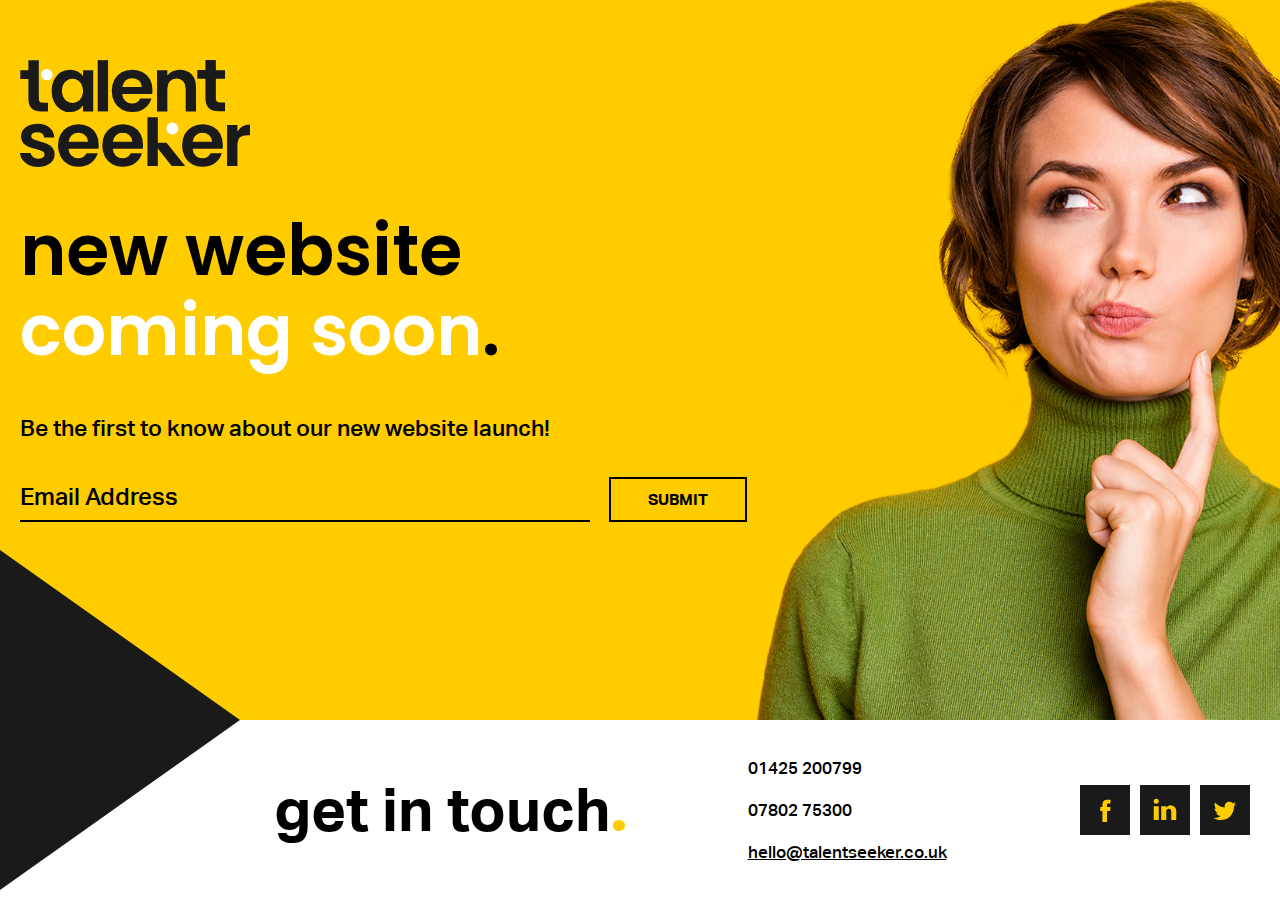
<file: holding-page.html>
<!DOCTYPE html>
<html lang="en">
<head>
  <meta http-equiv="content-type" content="text/html; charset=utf-8"/>
  <meta name="viewport" content="width=device-width, initial-scale=1.0"/>
  <title>Home page</title>
  <link rel="icon" type="image/x-icon" href="./images/TalentSeeker_Favicon.png">
  <!-- FONTS -->
  <link href="https://fonts.googleapis.com/css2?family=Poppins:wght@200;300;400;500;600;700;800&display=swap" rel="stylesheet">
  <!-- STYLES -->
  <link
    rel="stylesheet"
    href="./css/swiper-bundle.min.css"
  />
  <link href="./css/style.css" type="text/css" rel="stylesheet"/>
  
</head>
<body>

<div id="site">

  <main id="content">
    <!-- HERO -->
    <section class="hero holding-page">
      <div class="hero_wrapp" style="background-image: url('./images/home-hero.png');">
        <div class="container">
          <div class="hero_content">
            <img src="./images/SVG/0black_white_dot_primary.svg" alt="img" width="355px">
            <h1 class="page-title">new website <span>coming soon</span>.</h1>
            <p>Be the first to know about our new website launch!</p>
            <form>
              <input type="email" placeholder="Email Address"/>
              <button class="btn">SUBMIT</button>
            </form>
          </div>
        </div>
      </div>
      <div class="hero_bottom"></div>
    </section>
    <section class="holding-page_footer">
      <div class="container">
        <div class="holding-page_bottom">
          <div class="holding-page_title">
            <h2>get in touch<span>.</span></h2>
          </div>
          <div class="holding-page_links">
            <ul>
              <li>
                <a href="/">01425 200799</a>
              </li>
              <li>
                <a href="/">07802 75300</a>
              </li>
              <li>
                <a href="mailto:hello@talentseeker.co.uk">hello@talentseeker.co.uk</a>
              </li>
            </ul>
          </div>
          <div>
            <ul class="contact_social_links">
              <li><a href="/">
                <svg enable-background="new 0 0 56.693 56.693" height="26" version="1.1" viewBox="0 0 56.693 56.693" width="26" xml:space="preserve" xmlns="http://www.w3.org/2000/svg" xmlns:xlink="http://www.w3.org/1999/xlink"><path d="M40.43,21.739h-7.645v-5.014c0-1.883,1.248-2.322,2.127-2.322c0.877,0,5.395,0,5.395,0V6.125l-7.43-0.029  c-8.248,0-10.125,6.174-10.125,10.125v5.518h-4.77v8.53h4.77c0,10.947,0,24.137,0,24.137h10.033c0,0,0-13.32,0-24.137h6.77  L40.43,21.739z"/></svg>
              </a></li>
              <li><a href="/">
                <svg height="30" viewBox="0 0 24 24" width="30" xmlns="http://www.w3.org/2000/svg"><title/><rect height="11" width="4" x="3" y="9"/><circle cx="5" cy="5" r="2"/><path d="M16.5,8.25A4.47251,4.47251,0,0,0,13,9.95343V9H9V20h4V13a2,2,0,0,1,4,0v7h4V12.75A4.5,4.5,0,0,0,16.5,8.25Z"/></svg>
              </a></li>
              <li><a href="/">
                <svg enable-background="new 0 0 56.693 56.693" height="26" version="1.1" viewBox="0 0 56.693 56.693" width="26" xml:space="preserve" xmlns="http://www.w3.org/2000/svg" xmlns:xlink="http://www.w3.org/1999/xlink"><path d="M52.837,15.065c-1.811,0.805-3.76,1.348-5.805,1.591c2.088-1.25,3.689-3.23,4.444-5.592c-1.953,1.159-4.115,2-6.418,2.454  c-1.843-1.964-4.47-3.192-7.377-3.192c-5.581,0-10.106,4.525-10.106,10.107c0,0.791,0.089,1.562,0.262,2.303  c-8.4-0.422-15.848-4.445-20.833-10.56c-0.87,1.492-1.368,3.228-1.368,5.082c0,3.506,1.784,6.6,4.496,8.412  c-1.656-0.053-3.215-0.508-4.578-1.265c-0.001,0.042-0.001,0.085-0.001,0.128c0,4.896,3.484,8.98,8.108,9.91  c-0.848,0.23-1.741,0.354-2.663,0.354c-0.652,0-1.285-0.063-1.902-0.182c1.287,4.015,5.019,6.938,9.441,7.019  c-3.459,2.711-7.816,4.327-12.552,4.327c-0.815,0-1.62-0.048-2.411-0.142c4.474,2.869,9.786,4.541,15.493,4.541  c18.591,0,28.756-15.4,28.756-28.756c0-0.438-0.009-0.875-0.028-1.309C49.769,18.873,51.483,17.092,52.837,15.065z"/></svg>
              </a></li>
            </ul>
          </div>
        </div>
      </div>
    </section>
  </main>

</div>


<!-- JS -->
<script src="./js/jquery.min.js"></script>
<!-- <script src="./js/swiper-bundle.js"></script> -->
<!-- <script src="https://unpkg.com/swiper@7/swiper-bundle.min.js"></script> -->
<script src="js/main.js"></script>
</file>
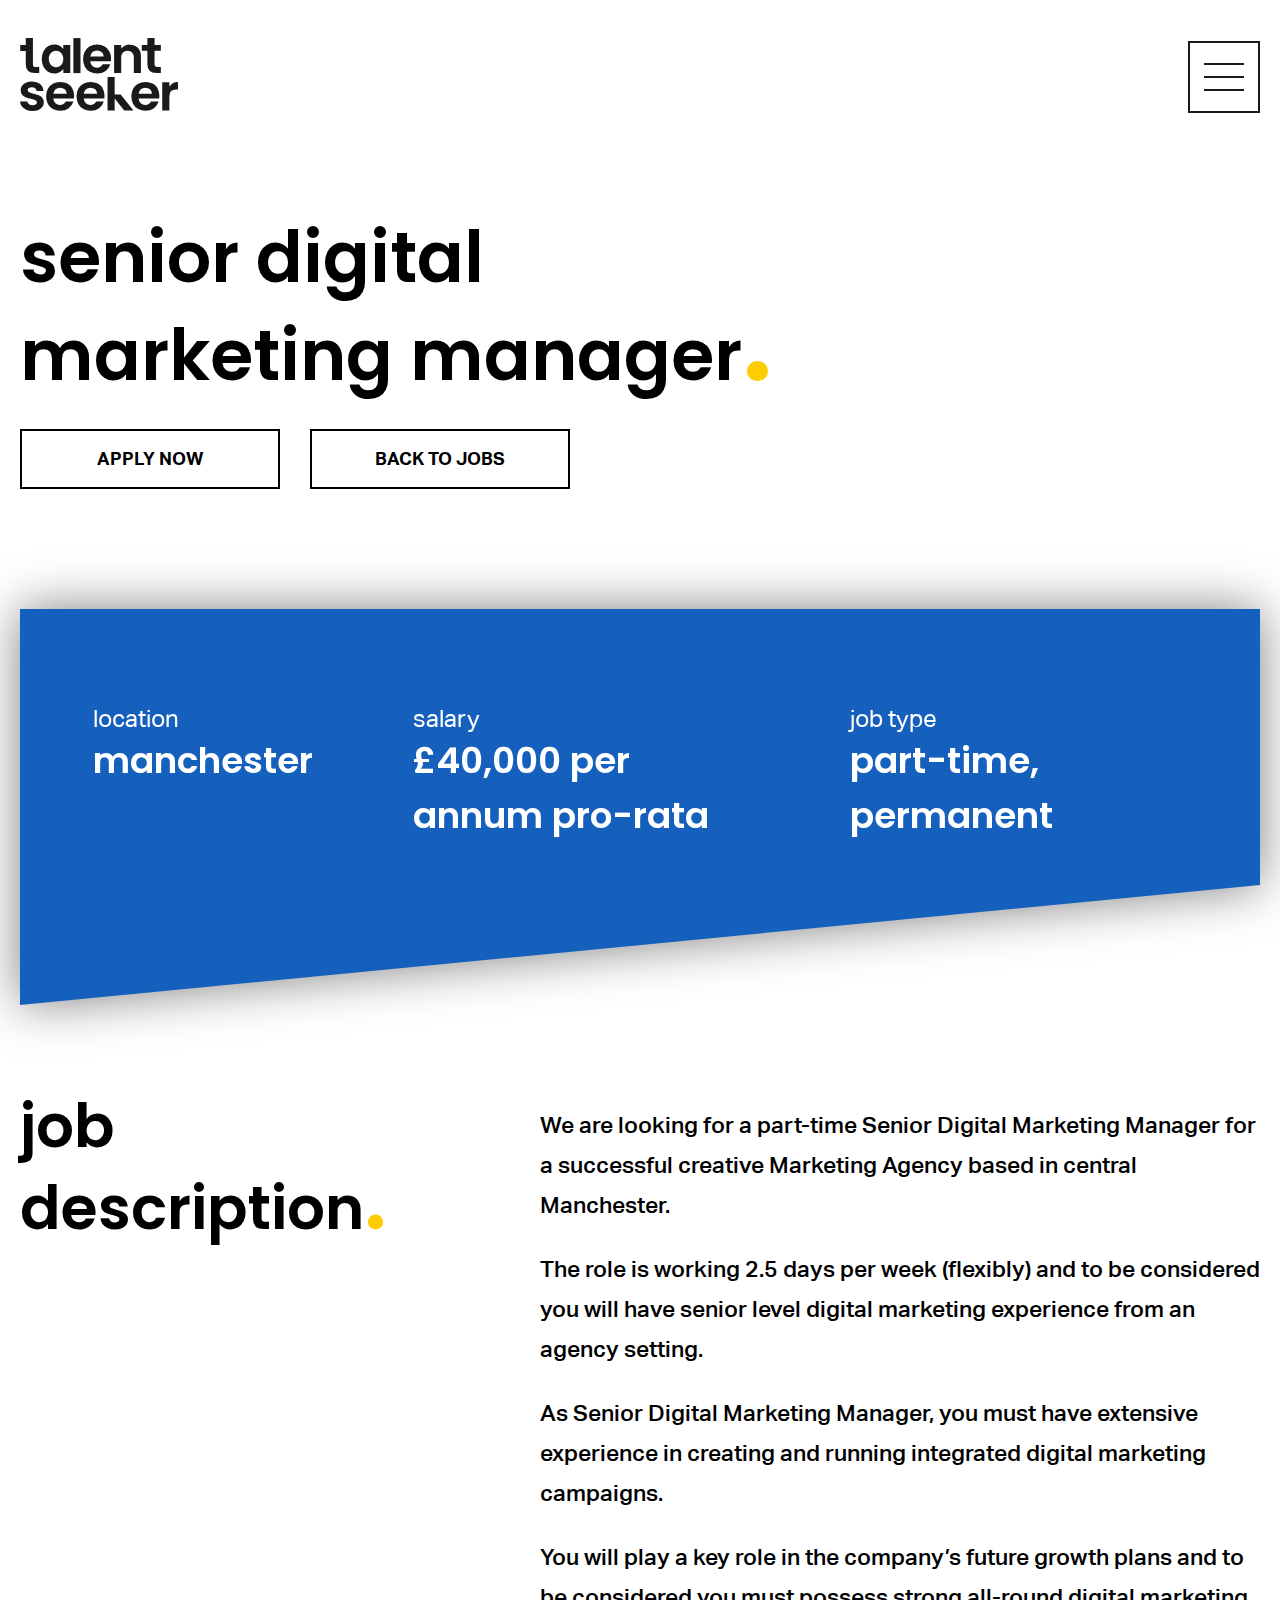
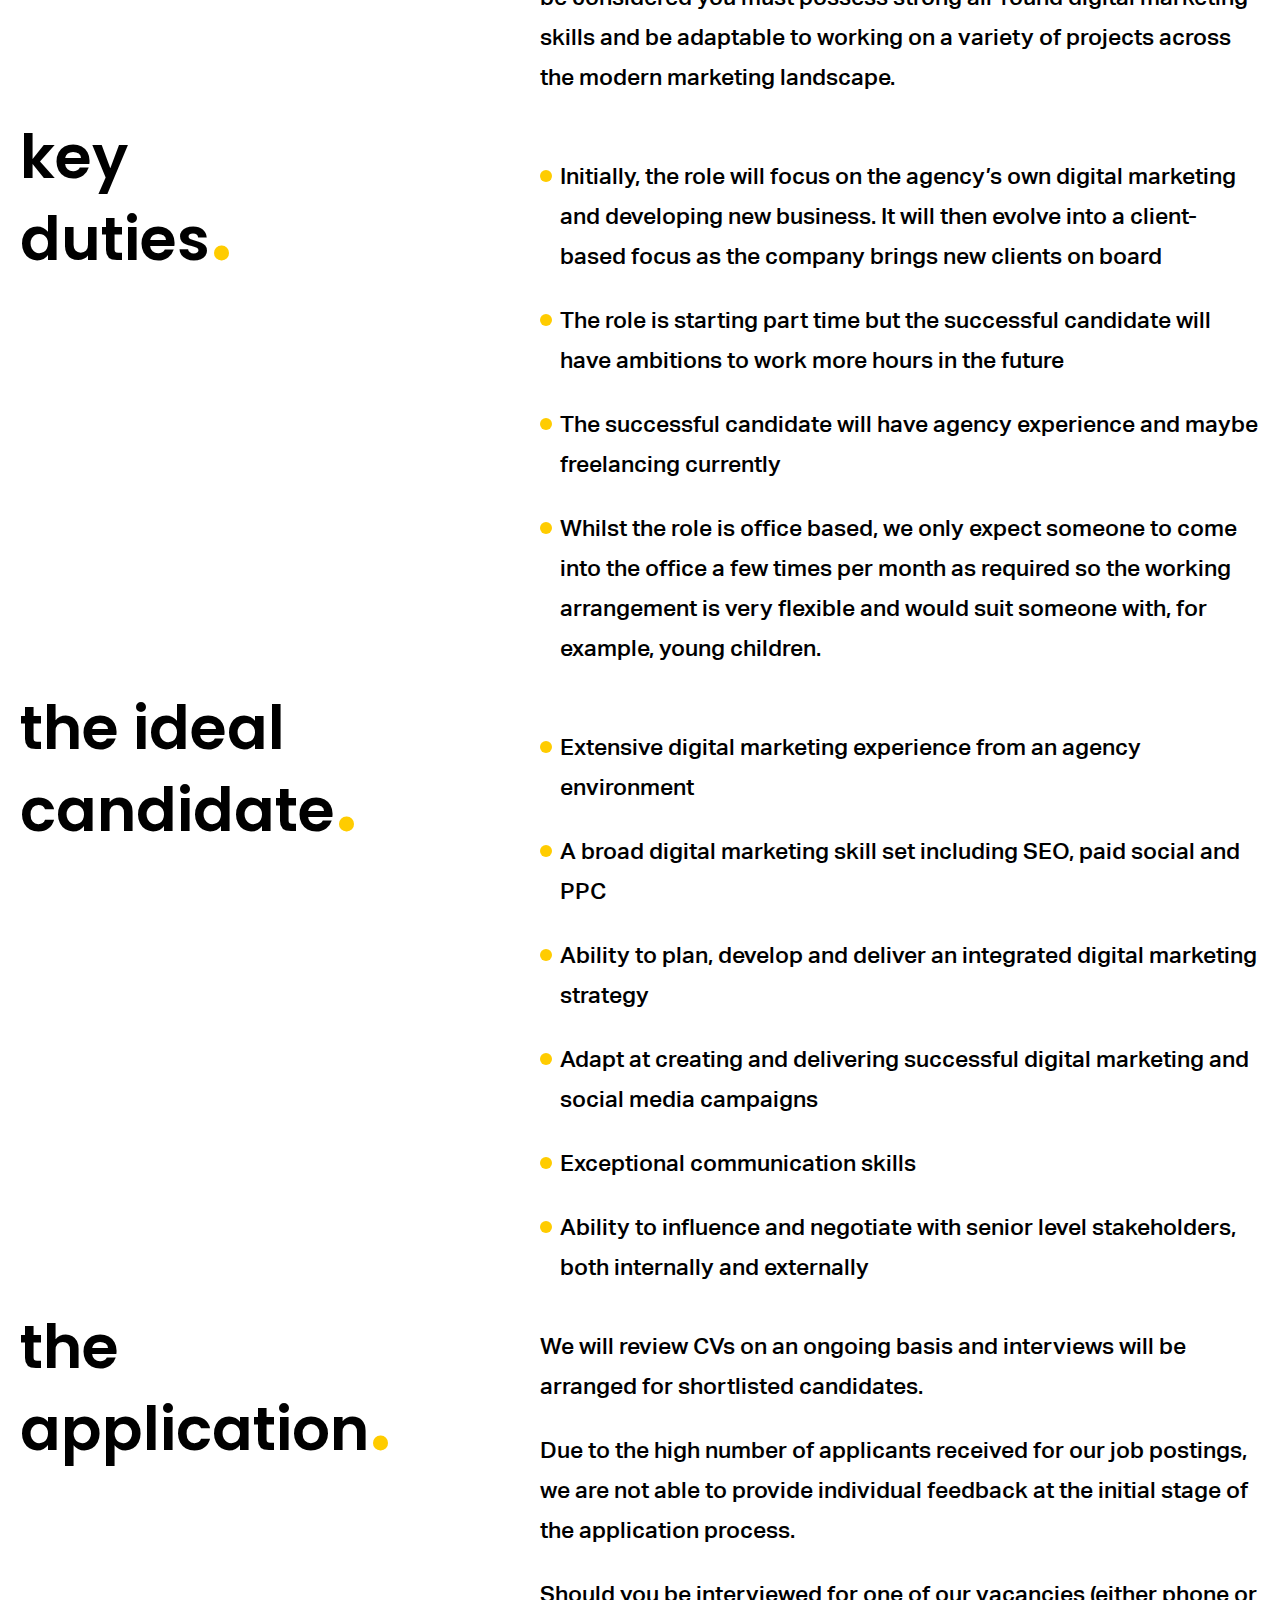
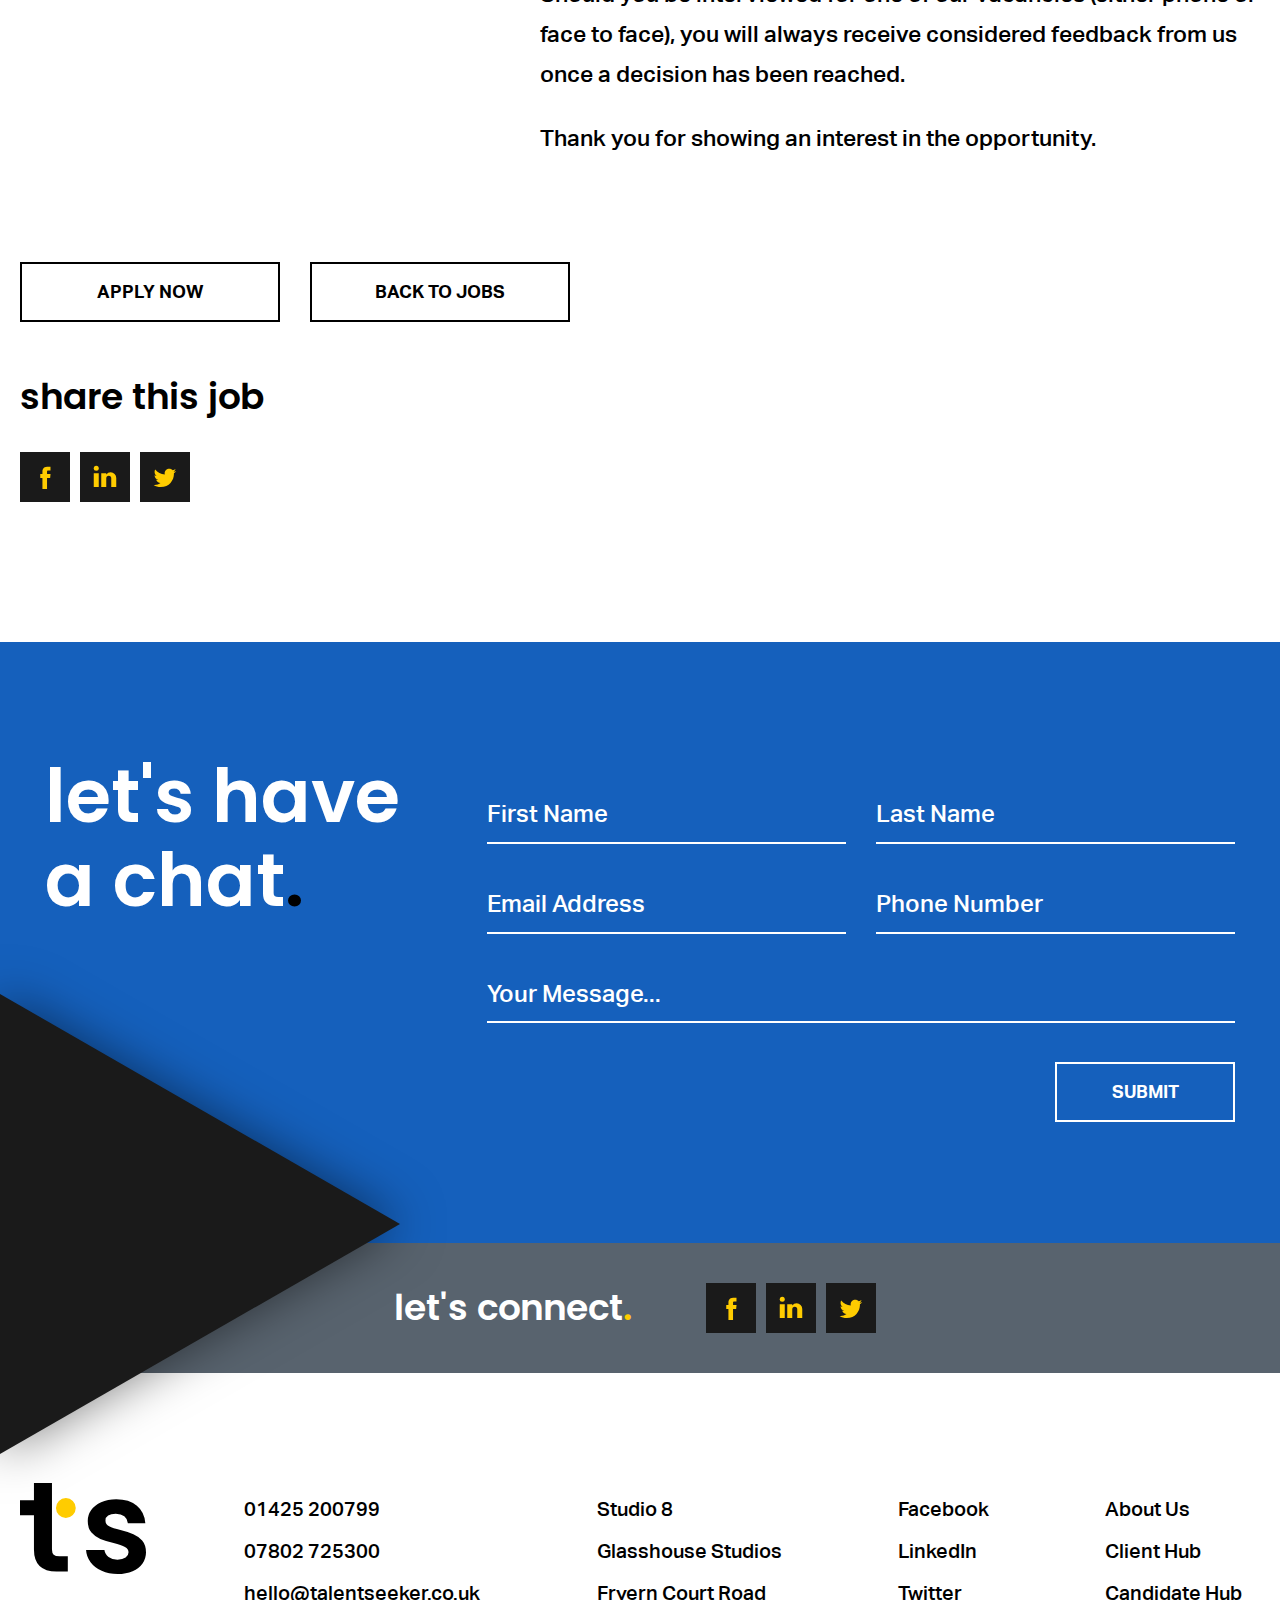
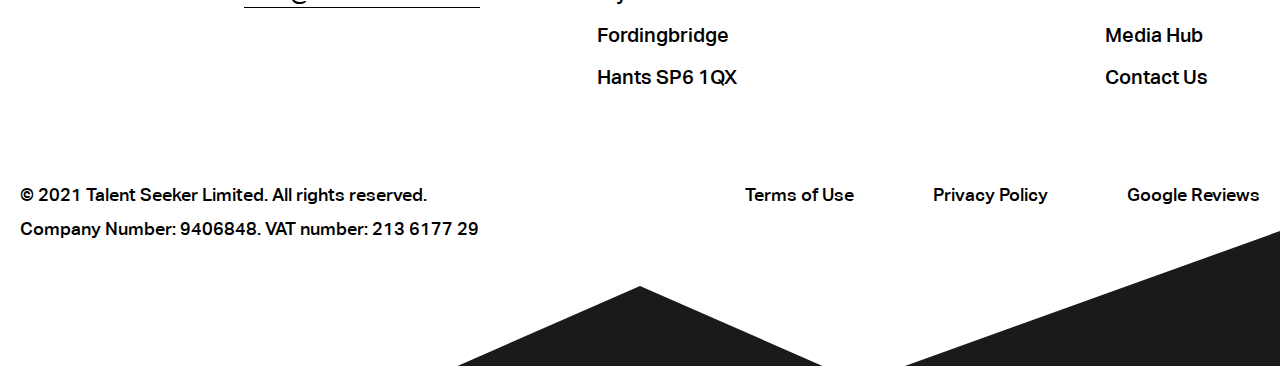
<file: job-page.html>
<!DOCTYPE html>
<html lang="en">
<head>
  <meta http-equiv="content-type" content="text/html; charset=utf-8"/>
  <meta name="viewport" content="width=device-width, initial-scale=1.0"/>
  <title>Job page</title>
  <link rel="icon" type="image/x-icon" href="./images/TalentSeeker_Favicon.png">
  <!-- FONTS -->
  <link href="https://fonts.googleapis.com/css2?family=Poppins:wght@200;300;400;500;600;700;800&display=swap" rel="stylesheet">
  <!-- STYLES -->
  <link
    rel="stylesheet"
    href="./css/swiper-bundle.min.css"
  />
  <link href="./css/style.css" type="text/css" rel="stylesheet"/>
  
</head>
<body>


<div id="site">

  <!-- HEADER -->
  <header class="header">
    <div class="header_full-nav">
      <div class="container">
        <div class="header_full-nav_top">
          <div class="header_full-nav_logo">
            <a href="/">
              <img width="158" height="73" src="./images/SVG/0white_yellow_dot_primary.svg" alt="Logo">             
            </a>
          </div>
        </div>
        <nav class="header_full-nav_nav">
          <ul class="header_full-nav_nav_list">
            <li><a href="/">About Us</a></li>
            <li><a href="/">Client Hub</a></li>
            <li><a href="/">Cindidate Hub</a>
              <ul class="header_full-nav_nav_dropdown">
                <li><a href="/">Job Board</a></li>
                <li><a href="/">Job Page</a></li>
              </ul>
            </li>
            <li><a href="/">Media Hub</a>
              <ul class="header_full-nav_nav_dropdown">
                <li><a href="/">Blog Page</a></li>
              </ul>
            </li>
            <li><a href="/">Contact Us</a></li>
          </ul>
        </nav>
      </div>
    </div>
    <div class="header_wrapp container">
      <div class="header_logo">
        <a href="/">
          <img width="158" height="73" src="./images/SVG/0black_white_dot_primary.svg" alt="Logo">        
        </a>
      </div>
      <div class="header_burger">
        <button class="header_burger_btn">
          <span></span>
        </button>
      </div>
    </div>
  </header>

  <main id="content">

    <section class="hero-job-page">
      <div class="container">
        <div class="hero-job-page_top">
          <h1 class="hero-job-page_title">senior digital marketing manager<span>.</span></h1>
          <div class="hero-job-page_btns">
            <button class="btn">Apply Now</button>
            <a href="/" class="btn">Back to Jobs</a>
          </div>
        </div>
        <div class="hero-job-page_info">
          <div class="hero-job-page_info-box">
            <div class="hero-job-page_info-col">
              <h2 class="hero-job-page_info-label">location</h2>
              <h3 class="hero-job-page_info-desc">manchester</h3>
            </div>
            <div class="hero-job-page_info-col">
              <h2 class="hero-job-page_info-label">salary</h2>
              <h3 class="hero-job-page_info-desc">£40,000 per annum pro-rata</h3>
            </div>
            <div class="hero-job-page_info-col">
              <h2 class="hero-job-page_info-label">job type</h2>
              <h3 class="hero-job-page_info-desc">part-time, permanent</h3>
            </div>
          </div>
        </div>
      </div>
    </section>

    <section class="content-job-page">
      <div class="container">
        <div class="content-job-page_wrapp">
          <div class="content-job-page_block">
            <div class="content-job-page_block-left">
              <h2>job<br>description<span>.</span></h2>
            </div>
            <div class="content-job-page_block-right inline-styles fw-p-500 fw-li-500">
              <p>We are looking for a part-time Senior Digital Marketing Manager for a successful creative Marketing Agency based in central Manchester.</p>
              <p>The role is working 2.5 days per week (flexibly) and to be considered you will have senior level digital marketing experience from an agency setting.</p>
              <p>As Senior Digital Marketing Manager, you must have extensive experience in creating and running integrated digital marketing campaigns.</p>
              <p>You will play a key role in the company’s future growth plans and to be considered you must possess strong all-round digital marketing skills and be adaptable to working on a variety of projects across the modern marketing landscape.</p>
            </div>
          </div>
          <div class="content-job-page_block">
            <div class="content-job-page_block-left">
              <h2>key<br>duties<span>.</span></h2>
            </div>
            <div class="content-job-page_block-right inline-styles fw-p-500 fw-li-500">
              <ul>
                <li>Initially, the role will focus on the agency’s own digital marketing and developing new business.  It will then evolve into a client-based focus as the company brings new clients on board</li>
                <li>The role is starting part time but the successful candidate will have ambitions to work more hours in the future</li>
                <li>The successful candidate will have agency experience and maybe freelancing currently</li>
                <li>Whilst the role is office based, we only expect someone to come into the office a few times per month as required so the working arrangement is very flexible and would suit someone with, for example, young children.</li>
              </ul>
            </div>
          </div>
          <div class="content-job-page_block">
            <div class="content-job-page_block-left">
              <h2>the ideal<br>candidate<span>.</span></h2>
            </div>
            <div class="content-job-page_block-right inline-styles fw-p-500 fw-li-500">
              <ul>
                <li>Extensive digital marketing experience from an agency environment</li>
                <li>A broad digital marketing skill set including SEO, paid social and PPC</li>
                <li>Ability to plan, develop and deliver an integrated digital marketing strategy</li>
                <li>Adapt at creating and delivering successful digital marketing and social media campaigns</li>
                <li>Exceptional communication skills</li>
                <li>Ability to influence and negotiate with senior level stakeholders, both internally and externally</li>
              </ul>
            </div>
          </div>
          <div class="content-job-page_block">
            <div class="content-job-page_block-left">
              <h2>the<br>application<span>.</span></h2>
            </div>
            <div class="content-job-page_block-right inline-styles fw-p-500 fw-li-500">
              <p>We will review CVs on an ongoing basis and interviews will be arranged for shortlisted candidates.</p>
              <p>Due to the high number of applicants received for our job postings, we are not able to provide individual feedback at the initial stage of the application process.</p>
              <p>Should you be interviewed for one of our vacancies (either phone or face to face), you will always receive considered feedback from us once a decision has been reached.</p>
              <p>Thank you for showing an interest in the opportunity.</p>
            </div>
          </div>
        </div>
        <div class="content-job-page_bottom">
          <div class="content-job-page_bottom-btns">
            <button class="btn">Apply Now</button>
            <a href="/" class="btn">Back to Jobs</a>
          </div>
          <h2>share this job</h2>
          <ul class="contact_social_links">
            <li><a href="/">
              <svg enable-background="new 0 0 56.693 56.693" height="26px" version="1.1" viewBox="0 0 56.693 56.693" width="26px" xml:space="preserve" xmlns="http://www.w3.org/2000/svg" xmlns:xlink="http://www.w3.org/1999/xlink"><path d="M40.43,21.739h-7.645v-5.014c0-1.883,1.248-2.322,2.127-2.322c0.877,0,5.395,0,5.395,0V6.125l-7.43-0.029  c-8.248,0-10.125,6.174-10.125,10.125v5.518h-4.77v8.53h4.77c0,10.947,0,24.137,0,24.137h10.033c0,0,0-13.32,0-24.137h6.77  L40.43,21.739z"/></svg>
            </a></li>
            <li><a href="/">
              <svg height="30" viewBox="0 0 24 24" width="30" xmlns="http://www.w3.org/2000/svg"><title/><rect height="11" width="4" x="3" y="9"/><circle cx="5" cy="5" r="2"/><path d="M16.5,8.25A4.47251,4.47251,0,0,0,13,9.95343V9H9V20h4V13a2,2,0,0,1,4,0v7h4V12.75A4.5,4.5,0,0,0,16.5,8.25Z"/></svg>
            </a></li>
            <li><a href="/">
              <svg enable-background="new 0 0 56.693 56.693" height="26px" version="1.1" viewBox="0 0 56.693 56.693" width="26px" xml:space="preserve" xmlns="http://www.w3.org/2000/svg" xmlns:xlink="http://www.w3.org/1999/xlink"><path d="M52.837,15.065c-1.811,0.805-3.76,1.348-5.805,1.591c2.088-1.25,3.689-3.23,4.444-5.592c-1.953,1.159-4.115,2-6.418,2.454  c-1.843-1.964-4.47-3.192-7.377-3.192c-5.581,0-10.106,4.525-10.106,10.107c0,0.791,0.089,1.562,0.262,2.303  c-8.4-0.422-15.848-4.445-20.833-10.56c-0.87,1.492-1.368,3.228-1.368,5.082c0,3.506,1.784,6.6,4.496,8.412  c-1.656-0.053-3.215-0.508-4.578-1.265c-0.001,0.042-0.001,0.085-0.001,0.128c0,4.896,3.484,8.98,8.108,9.91  c-0.848,0.23-1.741,0.354-2.663,0.354c-0.652,0-1.285-0.063-1.902-0.182c1.287,4.015,5.019,6.938,9.441,7.019  c-3.459,2.711-7.816,4.327-12.552,4.327c-0.815,0-1.62-0.048-2.411-0.142c4.474,2.869,9.786,4.541,15.493,4.541  c18.591,0,28.756-15.4,28.756-28.756c0-0.438-0.009-0.875-0.028-1.309C49.769,18.873,51.483,17.092,52.837,15.065z"/></svg>
            </a></li>
          </ul>
        </div>
      </div>
    </section>

    <section class="contact blue">
      <div class="container">
        <div class="contact_wrapp">
          <div class="contact_title">
            <h2 class="section-title">let's have a chat<span>.</span></h2>
          </div>
          <div class="contact_form">
            <form>
              <div class="contact_form_wrapp">
                <input class="contact_input" type="text" placeholder="First Name" />
                <input class="contact_input" type="text" placeholder="Last Name" />
                <input class="contact_input" type="email" placeholder="Email Address" />
                <input class="contact_input" type="text" placeholder="Phone Number" />
              </div>
              <textarea class="contact_textarea" placeholder="Your Message..."></textarea>
              <div class="contact_btn">
                <button class="btn btn-white">Submit</button>
              </div>
            </form>
          </div>
        </div>
      </div>
      <div class="contact_social">
        <div class="contact_social-shape">
          <span></span>
        </div>
        <div class="contact_social_block">
          <div class="contact_social_title">
            <h2 class="section-title">let's connect<span>.</span></h2>
          </div>
          <ul class="contact_social_links">
            <li><a href="/">
              <svg enable-background="new 0 0 56.693 56.693" height="26px" version="1.1" viewBox="0 0 56.693 56.693" width="26px" xml:space="preserve" xmlns="http://www.w3.org/2000/svg" xmlns:xlink="http://www.w3.org/1999/xlink"><path d="M40.43,21.739h-7.645v-5.014c0-1.883,1.248-2.322,2.127-2.322c0.877,0,5.395,0,5.395,0V6.125l-7.43-0.029  c-8.248,0-10.125,6.174-10.125,10.125v5.518h-4.77v8.53h4.77c0,10.947,0,24.137,0,24.137h10.033c0,0,0-13.32,0-24.137h6.77  L40.43,21.739z"/></svg>
            </a></li>
            <li><a href="/">
              <svg height="30" viewBox="0 0 24 24" width="30" xmlns="http://www.w3.org/2000/svg"><title/><rect height="11" width="4" x="3" y="9"/><circle cx="5" cy="5" r="2"/><path d="M16.5,8.25A4.47251,4.47251,0,0,0,13,9.95343V9H9V20h4V13a2,2,0,0,1,4,0v7h4V12.75A4.5,4.5,0,0,0,16.5,8.25Z"/></svg>
            </a></li>
            <li><a href="/">
              <svg enable-background="new 0 0 56.693 56.693" height="26px" version="1.1" viewBox="0 0 56.693 56.693" width="26px" xml:space="preserve" xmlns="http://www.w3.org/2000/svg" xmlns:xlink="http://www.w3.org/1999/xlink"><path d="M52.837,15.065c-1.811,0.805-3.76,1.348-5.805,1.591c2.088-1.25,3.689-3.23,4.444-5.592c-1.953,1.159-4.115,2-6.418,2.454  c-1.843-1.964-4.47-3.192-7.377-3.192c-5.581,0-10.106,4.525-10.106,10.107c0,0.791,0.089,1.562,0.262,2.303  c-8.4-0.422-15.848-4.445-20.833-10.56c-0.87,1.492-1.368,3.228-1.368,5.082c0,3.506,1.784,6.6,4.496,8.412  c-1.656-0.053-3.215-0.508-4.578-1.265c-0.001,0.042-0.001,0.085-0.001,0.128c0,4.896,3.484,8.98,8.108,9.91  c-0.848,0.23-1.741,0.354-2.663,0.354c-0.652,0-1.285-0.063-1.902-0.182c1.287,4.015,5.019,6.938,9.441,7.019  c-3.459,2.711-7.816,4.327-12.552,4.327c-0.815,0-1.62-0.048-2.411-0.142c4.474,2.869,9.786,4.541,15.493,4.541  c18.591,0,28.756-15.4,28.756-28.756c0-0.438-0.009-0.875-0.028-1.309C49.769,18.873,51.483,17.092,52.837,15.065z"/></svg>
            </a></li>
          </ul>
        </div>
      </div>
    </section>

  </main>

  <!-- FOOTER -->

  <footer class="footer">
    <div class="container">
      <div class="footer_wrapp">
        <div class="footer_logo">
          <a href="/">     
            <img width="126" height="91" src="./images/SVG/0black_yellow_dot_icon.svg" alt="Logo">        
          </a>
        </div>
        <div class="footer_col">
          <div>
            <a href="tel:01425200799">01425 200799</a>
          </div>
          <div>
            <a href="tel:07802725300">07802 725300</a>
          </div>
          <div>
            <a href="mailto:hello@talentseeker.co.uk">hello@talentseeker.co.uk</a>
          </div>
        </div>
        <div class="footer_col">
          <div><a href="/">Studio 8</a></div>
          <div><a href="/">Glasshouse Studios</a></div>
          <div><a href="/">Fryern Court Road</a></div>
          <div><a href="/">Fordingbridge</a></div>
          <div><a href="/">Hants SP6 1QX</a></div>
        </div>
        <div class="footer_col social">
          <div><a href="/">Facebook</a></div>
          <div><a href="/">LinkedIn</a></div>
          <div><a href="/">Twitter</a></div>
        </div>
        <div class="footer_col">
          <div><a href="/">About Us</a></div>
          <div><a href="/">Client Hub</a></div>
          <div><a href="/">Candidate Hub</a></div>
          <div><a href="/">Media Hub</a></div>
          <div><a href="/">Contact Us</a></div>
        </div>
      </div>
      <div class="footer_bottom">
        <div>
          <p>© 2021 Talent Seeker Limited. All rights reserved.</p>
          <p>Company Number: 9406848. VAT number: 213 6177 29</p>
        </div>
        <div class="footer_bottom_links">
          <a href="/">Terms of Use</a>
          <a href="/">Privacy Policy</a>
          <a href="/">Google Reviews</a>
        </div>
      </div>
    </div>
  </footer>

</div>


<!-- JS -->
<script
src="https://ajax.googleapis.com/ajax/libs/jquery/1.12.4/jquery.min.js"
    type="text/javascript"
  ></script>
<script src="./js/swiper-bundle.js"></script>
<!-- <script src="https://unpkg.com/swiper@7/swiper-bundle.min.js"></script> -->
<script src="./js/jquery.autogrow-textarea.js"></script>
<script src="js/main.js"></script>

</body>
</html>
</file>
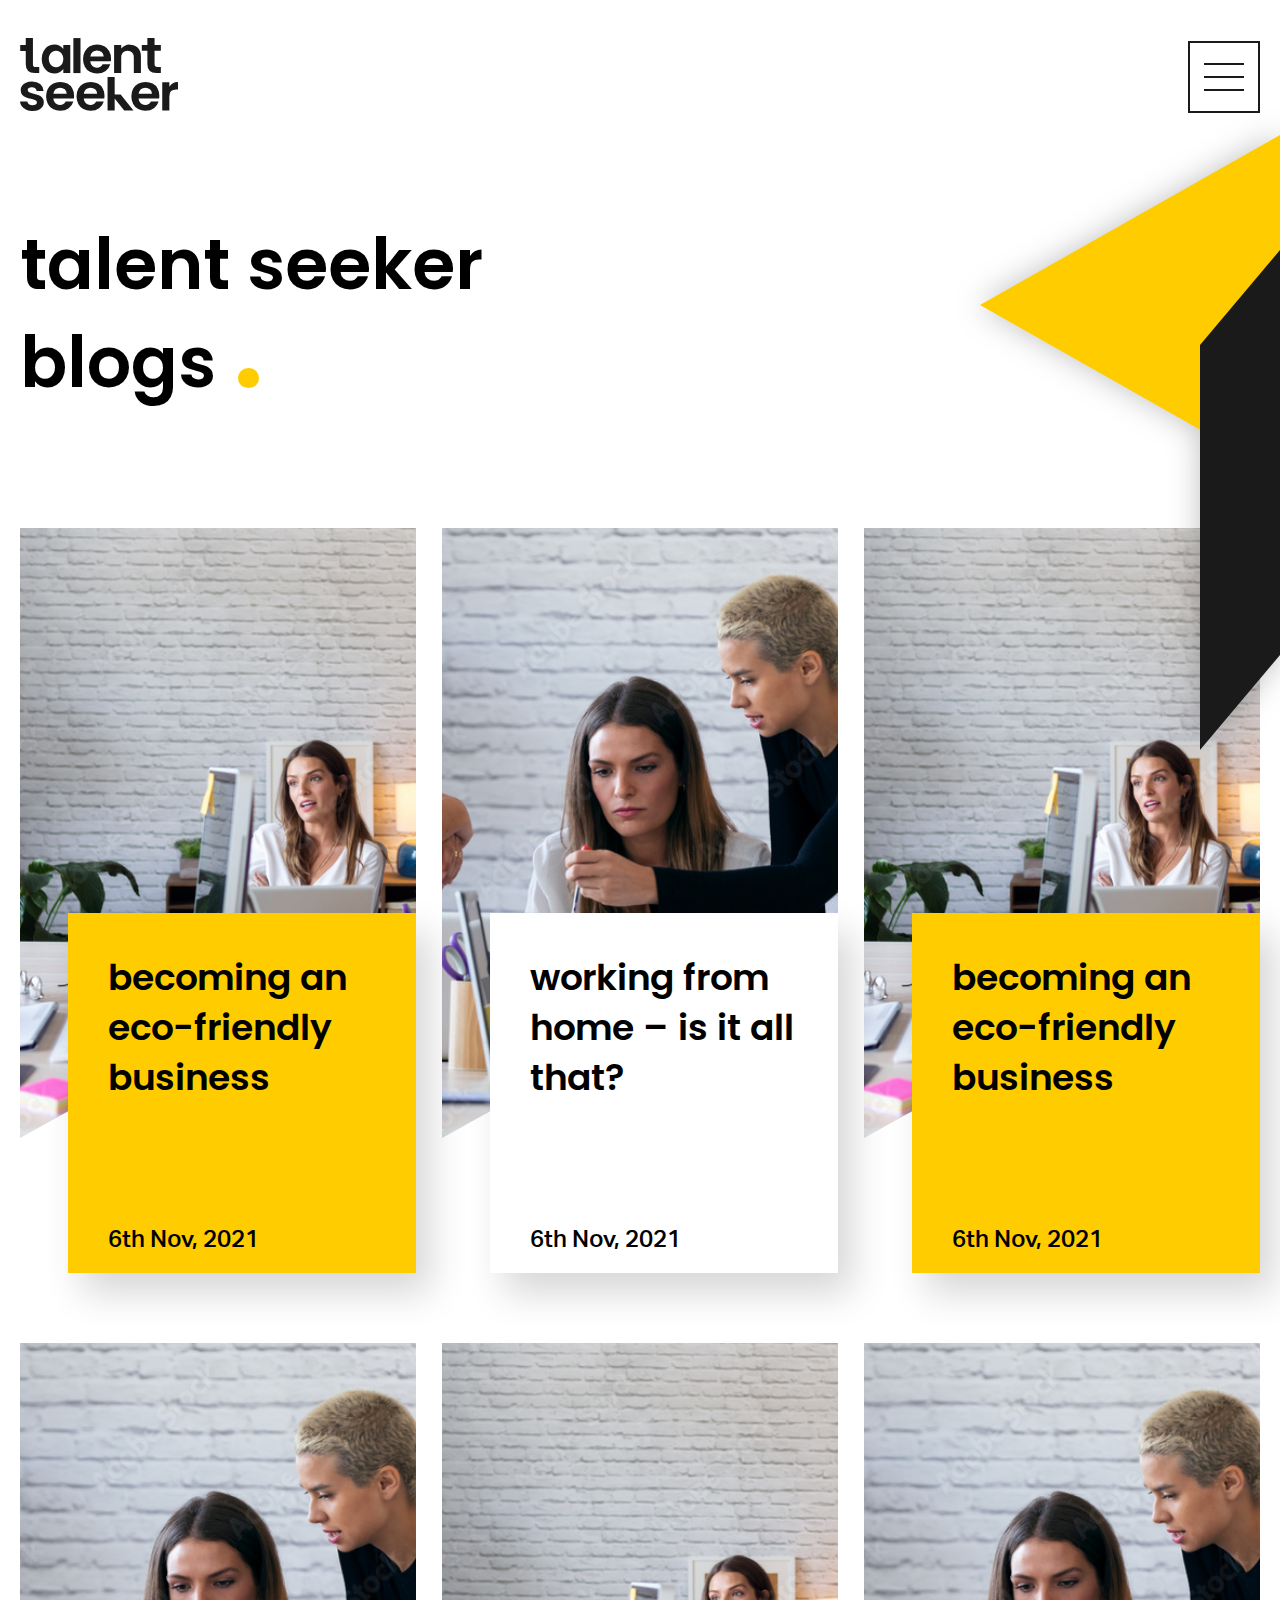
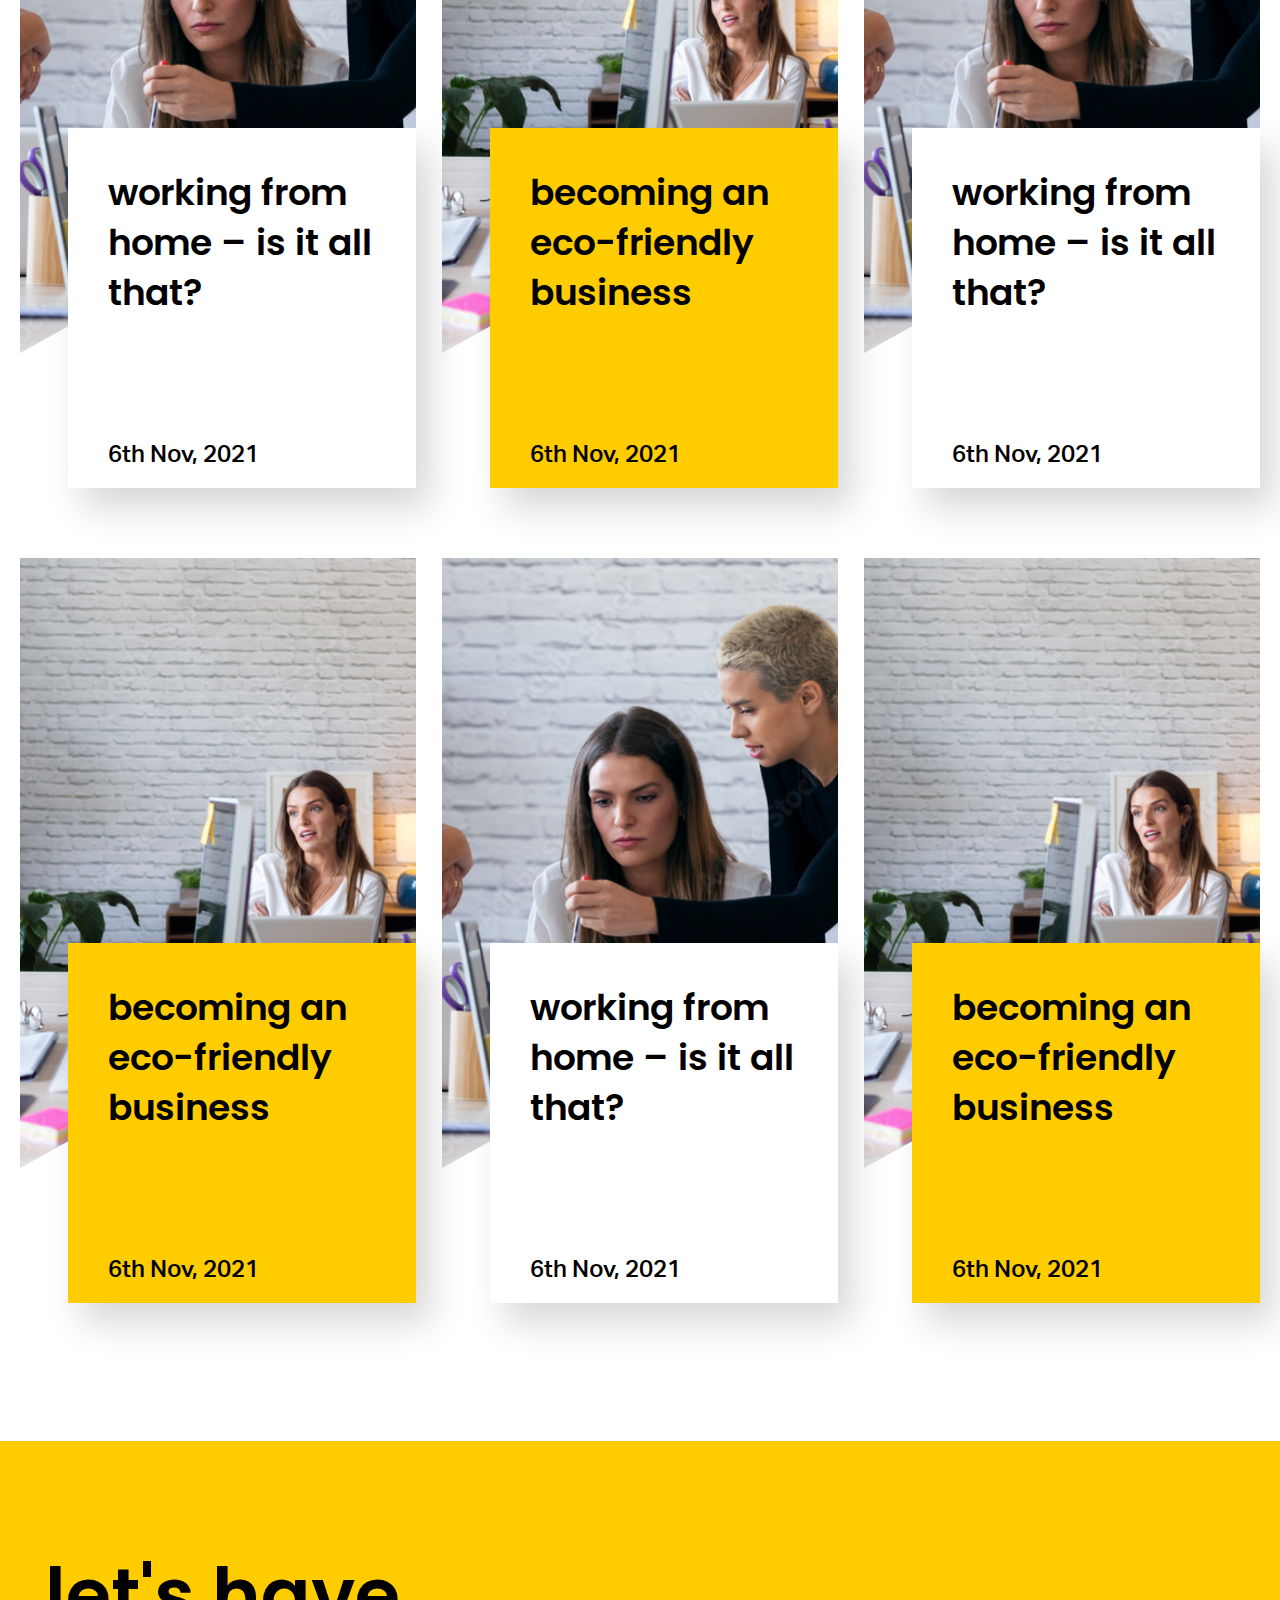
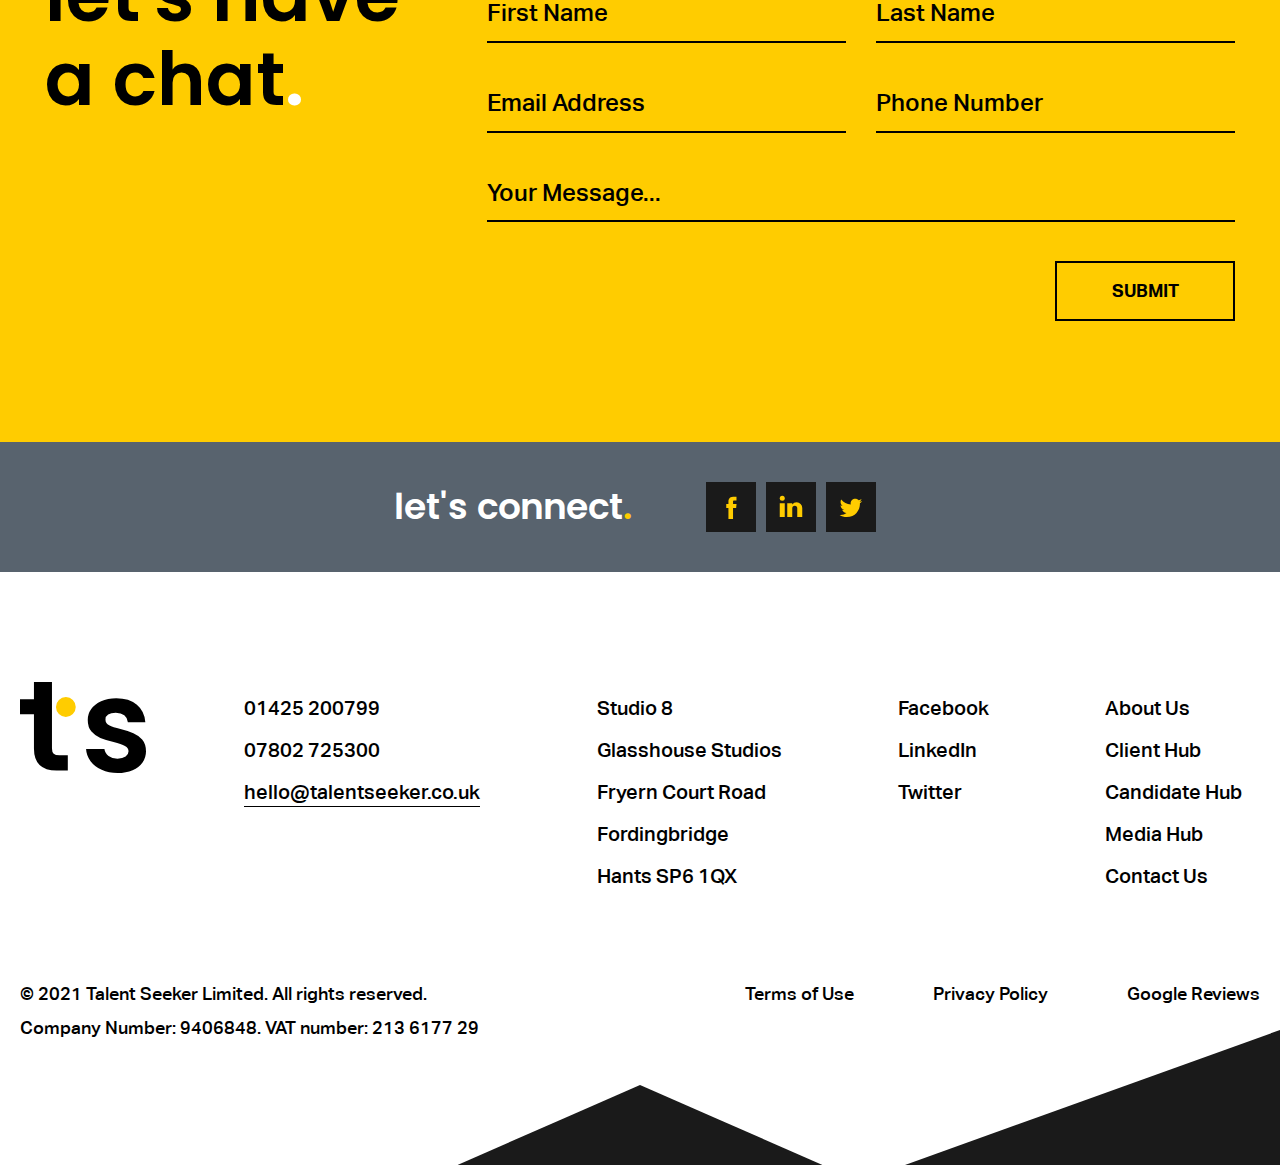
<file: media-hub.html>
<!DOCTYPE html>
<html lang="en">
<head>
  <meta http-equiv="content-type" content="text/html; charset=utf-8"/>
  <meta name="viewport" content="width=device-width, initial-scale=1.0"/>
  <title>Article page</title>
  <link rel="icon" type="image/x-icon" href="./images/TalentSeeker_Favicon.png">
  <!-- FONTS -->
  <link href="https://fonts.googleapis.com/css2?family=Poppins:wght@200;300;400;500;600;700;800&display=swap" rel="stylesheet">
  <!-- STYLES -->
  <link
    rel="stylesheet"
    href="./css/swiper-bundle.min.css"
  />
  <link href="./css/style.css" type="text/css" rel="stylesheet"/>
  
</head>
<body>

<div id="site">

  <!-- HEADER -->
  <header class="header">
    <div class="header_full-nav">
      <div class="container">
        <div class="header_full-nav_top">
          <div class="header_full-nav_logo">
            <a href="/">
              <img width="158" height="73" src="./images/SVG/0white_yellow_dot_primary.svg" alt="Logo">             
            </a>
          </div>
        </div>
        <nav class="header_full-nav_nav">
          <ul class="header_full-nav_nav_list">
            <li><a href="/">About Us</a></li>
            <li><a href="/">Client Hub</a></li>
            <li><a href="/">Cindidate Hub</a>
              <ul class="header_full-nav_nav_dropdown">
                <li><a href="/">Job Board</a></li>
                <li><a href="/">Job Page</a></li>
              </ul>
            </li>
            <li><a href="/">Media Hub</a>
              <ul class="header_full-nav_nav_dropdown">
                <li><a href="/">Blog Page</a></li>
              </ul>
            </li>
            <li><a href="/">Contact Us</a></li>
          </ul>
        </nav>
      </div>
    </div>
    <div class="header_wrapp container">
      <div class="header_logo">
        <a href="/">
          <img width="158" height="73" src="./images/SVG/0black_white_dot_primary.svg" alt="Logo">        
        </a>
      </div>
      <div class="header_burger">
        <button class="header_burger_btn">
          <span></span>
        </button>
      </div>
    </div>
  </header>

  <main id="content">

    <section class="hero-media-hub">
      <div class="triangular-shape">
        <span class="triangular-shape_before"></span>
        <span class="triangular-shape_after"></span>
      </div>
      <div class="container">
        <h1 class="hero-media-hub_title">talent seeker<br>
          blogs <span>.</span></h1>
      </div>
    </section>

    <section class="media-hub-content">
      <div class="container">
        <div class="media-hub-content_grid">
    
          <a href="/" class="content-article-page_card yellow">
            <div class="content-article-page_card-image">
              <img src="./images/article-page-2.png" alt="img">
            </div>
            <div class="content-article-page_card-desc">
              <div class="content-article-page_card-desc-wrapp">
                <h3 class="content-article-page_card-title">becoming an eco-friendly business</h3>
              </div>
              <p class="content-article-page_card-date">6th Nov, 2021</p>
            </div>
          </a>

          <a href="/" class="content-article-page_card">
            <div class="content-article-page_card-image">
              <img src="./images/article-page-1.png" alt="img">
            </div>
            <div class="content-article-page_card-desc">
              <div class="content-article-page_card-desc-wrapp">
                <h3 class="content-article-page_card-title">working from home – is it all that?</h3>
              </div>
              <p class="content-article-page_card-date">6th Nov, 2021</p>
            </div>
          </a>

          <a href="/" class="content-article-page_card yellow">
            <div class="content-article-page_card-image">
              <img src="./images/article-page-2.png" alt="img">
            </div>
            <div class="content-article-page_card-desc">
              <div class="content-article-page_card-desc-wrapp">
                <h3 class="content-article-page_card-title">becoming an eco-friendly business</h3>
              </div>
              <p class="content-article-page_card-date">6th Nov, 2021</p>
            </div>
          </a>

          <a href="/" class="content-article-page_card">
            <div class="content-article-page_card-image">
              <img src="./images/article-page-1.png" alt="img">
            </div>
            <div class="content-article-page_card-desc">
              <div class="content-article-page_card-desc-wrapp">
                <h3 class="content-article-page_card-title">working from home – is it all that?</h3>
              </div>
              <p class="content-article-page_card-date">6th Nov, 2021</p>
            </div>
          </a>

          <a href="/" class="content-article-page_card yellow">
            <div class="content-article-page_card-image">
              <img src="./images/article-page-2.png" alt="img">
            </div>
            <div class="content-article-page_card-desc">
              <div class="content-article-page_card-desc-wrapp">
                <h3 class="content-article-page_card-title">becoming an eco-friendly business</h3>
              </div>
              <p class="content-article-page_card-date">6th Nov, 2021</p>
            </div>
          </a>

          <a href="/" class="content-article-page_card">
            <div class="content-article-page_card-image">
              <img src="./images/article-page-1.png" alt="img">
            </div>
            <div class="content-article-page_card-desc">
              <div class="content-article-page_card-desc-wrapp">
                <h3 class="content-article-page_card-title">working from home – is it all that?</h3>
              </div>
              <p class="content-article-page_card-date">6th Nov, 2021</p>
            </div>
          </a>

          <a href="/" class="content-article-page_card yellow">
            <div class="content-article-page_card-image">
              <img src="./images/article-page-2.png" alt="img">
            </div>
            <div class="content-article-page_card-desc">
              <div class="content-article-page_card-desc-wrapp">
                <h3 class="content-article-page_card-title">becoming an eco-friendly business</h3>
              </div>
              <p class="content-article-page_card-date">6th Nov, 2021</p>
            </div>
          </a>

          <a href="/" class="content-article-page_card">
            <div class="content-article-page_card-image">
              <img src="./images/article-page-1.png" alt="img">
            </div>
            <div class="content-article-page_card-desc">
              <div class="content-article-page_card-desc-wrapp">
                <h3 class="content-article-page_card-title">working from home – is it all that?</h3>
              </div>
              <p class="content-article-page_card-date">6th Nov, 2021</p>
            </div>
          </a>

          <a href="/" class="content-article-page_card yellow">
            <div class="content-article-page_card-image">
              <img src="./images/article-page-2.png" alt="img">
            </div>
            <div class="content-article-page_card-desc">
              <div class="content-article-page_card-desc-wrapp">
                <h3 class="content-article-page_card-title">becoming an eco-friendly business</h3>
              </div>
              <p class="content-article-page_card-date">6th Nov, 2021</p>
            </div>
          </a>

        </div>
      </div>
    </section>

    <!-- CONTACT -->

    <section class="contact" style="margin-top: 68px;">
      <div class="container">
        <div class="contact_wrapp">
          <div class="contact_title">
            <h2 class="section-title">let's have a chat<span>.</span></h2>
          </div>
          <div class="contact_form">
            <form>
              <div class="contact_form_wrapp">
                <input class="contact_input" type="text" placeholder="First Name" />
                <input class="contact_input" type="text" placeholder="Last Name" />
                <input class="contact_input" type="email" placeholder="Email Address" />
                <input class="contact_input" type="text" placeholder="Phone Number" />
              </div>
              <textarea class="contact_textarea" placeholder="Your Message..."></textarea>
              <div class="contact_btn">
                <button class="btn">Submit</button>
              </div>
            </form>
          </div>
        </div>
      </div>
      <div class="contact_social">
        <div class="contact_social_block">
          <div class="contact_social_title">
            <h2 class="section-title">let's connect<span>.</span></h2>
          </div>
          <ul class="contact_social_links">
            <li><a href="/">
              <svg enable-background="new 0 0 56.693 56.693" height="26px" version="1.1" viewBox="0 0 56.693 56.693" width="26px" xml:space="preserve" xmlns="http://www.w3.org/2000/svg" xmlns:xlink="http://www.w3.org/1999/xlink"><path d="M40.43,21.739h-7.645v-5.014c0-1.883,1.248-2.322,2.127-2.322c0.877,0,5.395,0,5.395,0V6.125l-7.43-0.029  c-8.248,0-10.125,6.174-10.125,10.125v5.518h-4.77v8.53h4.77c0,10.947,0,24.137,0,24.137h10.033c0,0,0-13.32,0-24.137h6.77  L40.43,21.739z"/></svg>
            </a></li>
            <li><a href="/">
              <svg height="30" viewBox="0 0 24 24" width="30" xmlns="http://www.w3.org/2000/svg"><title/><rect height="11" width="4" x="3" y="9"/><circle cx="5" cy="5" r="2"/><path d="M16.5,8.25A4.47251,4.47251,0,0,0,13,9.95343V9H9V20h4V13a2,2,0,0,1,4,0v7h4V12.75A4.5,4.5,0,0,0,16.5,8.25Z"/></svg>
            </a></li>
            <li><a href="/">
              <svg enable-background="new 0 0 56.693 56.693" height="26px" version="1.1" viewBox="0 0 56.693 56.693" width="26px" xml:space="preserve" xmlns="http://www.w3.org/2000/svg" xmlns:xlink="http://www.w3.org/1999/xlink"><path d="M52.837,15.065c-1.811,0.805-3.76,1.348-5.805,1.591c2.088-1.25,3.689-3.23,4.444-5.592c-1.953,1.159-4.115,2-6.418,2.454  c-1.843-1.964-4.47-3.192-7.377-3.192c-5.581,0-10.106,4.525-10.106,10.107c0,0.791,0.089,1.562,0.262,2.303  c-8.4-0.422-15.848-4.445-20.833-10.56c-0.87,1.492-1.368,3.228-1.368,5.082c0,3.506,1.784,6.6,4.496,8.412  c-1.656-0.053-3.215-0.508-4.578-1.265c-0.001,0.042-0.001,0.085-0.001,0.128c0,4.896,3.484,8.98,8.108,9.91  c-0.848,0.23-1.741,0.354-2.663,0.354c-0.652,0-1.285-0.063-1.902-0.182c1.287,4.015,5.019,6.938,9.441,7.019  c-3.459,2.711-7.816,4.327-12.552,4.327c-0.815,0-1.62-0.048-2.411-0.142c4.474,2.869,9.786,4.541,15.493,4.541  c18.591,0,28.756-15.4,28.756-28.756c0-0.438-0.009-0.875-0.028-1.309C49.769,18.873,51.483,17.092,52.837,15.065z"/></svg>
            </a></li>
          </ul>
        </div>
      </div>
    </section>

  </main>

  <!-- FOOTER -->

  <footer class="footer">
    <div class="container">
      <div class="footer_wrapp">
        <div class="footer_logo">
          <a href="/">     
            <img width="126" height="91" src="./images/SVG/0black_yellow_dot_icon.svg" alt="Logo">        
          </a>
        </div>
        <div class="footer_col">
          <div>
            <a href="tel:01425200799">01425 200799</a>
          </div>
          <div>
            <a href="tel:07802725300">07802 725300</a>
          </div>
          <div>
            <a href="mailto:hello@talentseeker.co.uk">hello@talentseeker.co.uk</a>
          </div>
        </div>
        <div class="footer_col">
          <div><a href="/">Studio 8</a></div>
          <div><a href="/">Glasshouse Studios</a></div>
          <div><a href="/">Fryern Court Road</a></div>
          <div><a href="/">Fordingbridge</a></div>
          <div><a href="/">Hants SP6 1QX</a></div>
        </div>
        <div class="footer_col social">
          <div><a href="/">Facebook</a></div>
          <div><a href="/">LinkedIn</a></div>
          <div><a href="/">Twitter</a></div>
        </div>
        <div class="footer_col">
          <div><a href="/">About Us</a></div>
          <div><a href="/">Client Hub</a></div>
          <div><a href="/">Candidate Hub</a></div>
          <div><a href="/">Media Hub</a></div>
          <div><a href="/">Contact Us</a></div>
        </div>
      </div>
      <div class="footer_bottom">
        <div>
          <p>© 2021 Talent Seeker Limited. All rights reserved.</p>
          <p>Company Number: 9406848. VAT number: 213 6177 29</p>
        </div>
        <div class="footer_bottom_links">
          <a href="/">Terms of Use</a>
          <a href="/">Privacy Policy</a>
          <a href="/">Google Reviews</a>
        </div>
      </div>
    </div>
  </footer>

</div>

<!-- JS -->
<script
src="https://ajax.googleapis.com/ajax/libs/jquery/1.12.4/jquery.min.js"
    type="text/javascript"
  ></script>
<script src="./js/swiper-bundle.js"></script>
<!-- <script src="https://unpkg.com/swiper@7/swiper-bundle.min.js"></script> -->
<script src="./js/jquery.autogrow-textarea.js"></script>
<script src="js/main.js"></script>

</body>
</html>
</file>
<file: css/style.css>
html, body, div, span, applet, object, iframe,
h1, h2, h3, h4, h5, h6, p, blockquote, pre,
a, abbr, acronym, address, big, cite, code,
del, dfn, em, img, ins, kbd, q, s, samp,
small, strike, strong, sub, sup, tt, var,
b, u, i, center,
dl, dt, dd, ol, ul, li,
fieldset, form, label, legend,
table, caption, tbody, tfoot, thead, tr, th, td,
article, aside, canvas, details, embed,
figure, figcaption, footer, header,
menu, nav, output, ruby, section, summary,
time, mark, audio, video {
  margin: 0;
  padding: 0;
  border: 0;
  outline: 0;
  font-size: 100%;
  vertical-align: baseline;
  background: transparent;
  -webkit-box-sizing: border-box;
          box-sizing: border-box;
}

article, aside, details, figcaption, figure, footer, header, menu, nav, section {
  display: block;
}

:focus {
  outline: 0;
}

ol, ul {
  list-style-position: inside;
}

a {
  text-decoration: underline;
}

a:hover {
  text-decoration: none;
}

html, body {
  height: 100%;
}

label, button, input[type=submit], input[type=button] {
  -webkit-touch-callout: none;
  -webkit-user-select: none;
  -moz-user-select: none;
  -ms-user-select: none;
  user-select: none;
}

input {
  -webkit-appearance: none;
  -moz-appearance: none;
  appearance: none;
}

body {
  -webkit-tap-highlight-color: rgba(0, 0, 0, 0);
}

article, aside, details, figcaption, figure, footer, header, hgroup, menu, nav, section {
  display: block;
}

img {
  max-width: 100%;
  height: auto;
}

body {
  -webkit-tap-highlight-color: rgba(0, 0, 0, 0);
}

button, input[type=submit] {
  -webkit-appearance: none;
  -moz-appearance: none;
}

@font-face {
  font-family: "Aktiv Grotesk Corp";
  src: url("../fonts/AktivGroteskCorp-Medium.eot");
  src: local("../fonts/AktivGroteskCorp-Medium"), url("../fonts/AktivGroteskCorp-Medium.eot?#iefix") format("embedded-opentype"), url("../fonts/AktivGroteskCorp-Medium.woff2") format("woff2"), url("../fonts/AktivGroteskCorp-Medium.woff") format("woff"), url("../fonts/AktivGroteskCorp-Medium.ttf") format("truetype");
  font-weight: 500;
  font-style: normal;
}
@font-face {
  font-family: "Aktiv Grotesk Corp";
  src: url("../fonts/AktivGroteskCorp-Bold.eot");
  src: local("../fonts/AktivGroteskCorp-Bold"), url("../fonts/AktivGroteskCorp-Bold.eot?#iefix") format("embedded-opentype"), url("../fonts/AktivGroteskCorp-Bold.woff2") format("woff2"), url("../fonts/AktivGroteskCorp-Bold.woff") format("woff"), url("../fonts/AktivGroteskCorp-Bold.ttf") format("truetype");
  font-weight: bold;
  font-style: normal;
}
@font-face {
  font-family: "Aktiv Grotesk Corp";
  src: url("../fonts/AktivGroteskCorp-Italic.eot");
  src: local("../fonts/AktivGroteskCorp-Italic"), url("../fonts/AktivGroteskCorp-Italic.eot?#iefix") format("embedded-opentype"), url("../fonts/AktivGroteskCorp-Italic.woff2") format("woff2"), url("../fonts/AktivGroteskCorp-Italic.woff") format("woff"), url("../fonts/AktivGroteskCorp-Italic.ttf") format("truetype");
  font-weight: normal;
  font-style: italic;
}
@font-face {
  font-family: "Aktiv Grotesk Corp";
  src: url("../fonts/AktivGroteskCorp-LightItalic.eot");
  src: local("../fonts/AktivGroteskCorp-LightItalic"), url("../fonts/AktivGroteskCorp-LightItalic.eot?#iefix") format("embedded-opentype"), url("../fonts/AktivGroteskCorp-LightItalic.woff2") format("woff2"), url("../fonts/AktivGroteskCorp-LightItalic.woff") format("woff"), url("../fonts/AktivGroteskCorp-LightItalic.ttf") format("truetype");
  font-weight: 300;
  font-style: italic;
}
@font-face {
  font-family: "Aktiv Grotesk Corp";
  src: url("../fonts/AktivGroteskCorp-MediumItalic.eot");
  src: local("../fonts/AktivGroteskCorp-MediumItalic"), url("../fonts/AktivGroteskCorp-MediumItalic.eot?#iefix") format("embedded-opentype"), url("../fonts/AktivGroteskCorp-MediumItalic.woff2") format("woff2"), url("../fonts/AktivGroteskCorp-MediumItalic.woff") format("woff"), url("../fonts/AktivGroteskCorp-MediumItalic.ttf") format("truetype");
  font-weight: 500;
  font-style: italic;
}
@font-face {
  font-family: "Aktiv Grotesk Corp";
  src: url("../fonts/AktivGroteskCorp-Light.eot");
  src: local("../fonts/AktivGroteskCorp-Light"), url("../fonts/AktivGroteskCorp-Light.eot?#iefix") format("embedded-opentype"), url("../fonts/AktivGroteskCorp-Light.woff2") format("woff2"), url("../fonts/AktivGroteskCorp-Light.woff") format("woff"), url("../fonts/AktivGroteskCorp-Light.ttf") format("truetype");
  font-weight: 300;
  font-style: normal;
}
@font-face {
  font-family: "Aktiv Grotesk Corp";
  src: url("../fonts/AktivGroteskCorp-Regular.eot");
  src: local("../fonts/AktivGroteskCorp-Regular"), url("../fonts/AktivGroteskCorp-Regular.eot?#iefix") format("embedded-opentype"), url("../fonts/AktivGroteskCorp-Regular.woff2") format("woff2"), url("../fonts/AktivGroteskCorp-Regular.woff") format("woff"), url("../fonts/AktivGroteskCorp-Regular.ttf") format("truetype");
  font-weight: normal;
  font-style: normal;
}
@font-face {
  font-family: "Aktiv Grotesk Corp";
  src: url("../fonts/AktivGroteskCorp-BoldItalic.eot");
  src: local("../fonts/AktivGroteskCorp-BoldItalic"), url("../fonts/AktivGroteskCorp-BoldItalic.eot?#iefix") format("embedded-opentype"), url("../fonts/AktivGroteskCorp-BoldItalic.woff2") format("woff2"), url("../fonts/AktivGroteskCorp-BoldItalic.woff") format("woff"), url("../fonts/AktivGroteskCorp-BoldItalic.ttf") format("truetype");
  font-weight: bold;
  font-style: italic;
}
* {
  margin: 0;
  padding: 0;
  -webkit-box-sizing: border-box;
          box-sizing: border-box;
  font-family: "Aktiv Grotesk Corp", sans-serif;
}

ul, li {
  list-style: none;
}

button, a {
  cursor: pointer;
}

#site {
  overflow-x: hidden;
}

.container {
  max-width: 1526px;
  width: 100%;
  padding: 0 20px;
  margin: 0 auto;
}

.page-title {
  font-family: "Poppins", sans-serif;
  color: #000;
  font-weight: 600;
  font-size: 70px;
  line-height: 80px;
}
.page-title span {
  font-family: "Poppins", sans-serif;
  color: #fff;
}

.btn {
  text-transform: uppercase;
  width: 260px;
  height: 60px;
  background-color: transparent;
  outline: 0;
  border: 2px solid #000;
  font-weight: 600;
  font-size: 18px;
  line-height: 40px;
  color: #000;
  -webkit-transition: background-color 0.2s ease-in-out, color 0.2s ease-in-out;
  transition: background-color 0.2s ease-in-out, color 0.2s ease-in-out;
}
.btn:hover {
  background-color: #000;
  color: #fff;
}

a.btn {
  display: -webkit-inline-box;
  display: -ms-inline-flexbox;
  display: inline-flex;
  -webkit-box-align: center;
      -ms-flex-align: center;
          align-items: center;
  -webkit-box-pack: center;
      -ms-flex-pack: center;
          justify-content: center;
  text-decoration: none;
}

.btn-white {
  border-color: #fff;
  color: #fff;
}
.btn-white:hover {
  background-color: #fff;
  color: #000;
}

.section-title {
  font-family: "Poppins", sans-serif;
  color: #000;
  font-size: 60px;
  font-weight: 600;
  line-height: 72px;
}
.section-title span {
  font-family: "Poppins", sans-serif;
  color: #ffcc00;
  font-size: 90px;
}

.d-flex {
  display: -webkit-box;
  display: -ms-flexbox;
  display: flex;
}

#site {
  overflow: hidden;
}

.inline-styles h2 {
  font-size: 30px;
  font-weight: 700;
  font-family: "Poppins", sans-serif;
  line-height: 50px;
  margin-bottom: 20px;
}
.inline-styles h2.yellow {
  color: #ffcc00;
}
.inline-styles p {
  font-size: 23px;
  line-height: 40px;
  font-weight: 400;
  color: #000;
  margin-bottom: 24px;
}
.inline-styles ul {
  margin: 20px 0;
  padding-left: 20px;
}
.inline-styles ul li {
  font-size: 23px;
  line-height: 40px;
  font-weight: 400;
  color: #000;
  margin-bottom: 24px;
  position: relative;
}
.inline-styles ul li::before {
  position: absolute;
  content: "";
  width: 12px;
  height: 12px;
  display: block;
  background-color: #ffcc00;
  left: -20px;
  top: 14px;
  border-radius: 100%;
}
.inline-styles.text-white p, .inline-styles.text-white ul, .inline-styles.text-white li {
  color: #fff;
}
.inline-styles.text-21 p, .inline-styles.text-21 ul, .inline-styles.text-21 li {
  font-size: 21px;
}
.inline-styles.m-0 p {
  margin-bottom: 0;
}
.inline-styles.m-0 ul {
  margin: 10px 0;
}
.inline-styles.m-0 li {
  margin-bottom: 0;
}
.inline-styles.li-m-0 ul li {
  margin-bottom: 5px;
}
.inline-styles.fw-p-500 p {
  font-weight: 500;
}
.inline-styles.fw-li-500 ul, .inline-styles.fw-li-500 li {
  font-weight: 500;
}

.header {
  position: absolute;
  width: 100%;
  top: 0;
  left: 0;
  z-index: 50;
}
.header_wrapp {
  display: -webkit-box;
  display: -ms-flexbox;
  display: flex;
  -webkit-box-pack: justify;
      -ms-flex-pack: justify;
          justify-content: space-between;
  -webkit-box-align: center;
      -ms-flex-align: center;
          align-items: center;
  padding: 38px 20px;
}
.header_burger {
  position: relative;
  z-index: 10;
  width: 72px;
  height: 72px;
}
.header_burger_btn {
  width: 72px;
  height: 72px;
  background-color: transparent;
  border: 2px solid #1a1a1a;
  outline: 0;
  -webkit-transition: border-color 0.2s ease-in-out;
  transition: border-color 0.2s ease-in-out;
}
.header_burger_btn:hover span::before {
  top: -15px;
}
.header_burger_btn:hover span::after {
  top: 15px;
}
.header_burger_btn.active {
  border-color: #fff;
  position: fixed;
}
.header_burger_btn.active span {
  background-color: transparent;
}
.header_burger_btn.active span::before {
  top: 0;
  background-color: #fff;
  -webkit-transform: rotate(45deg);
          transform: rotate(45deg);
}
.header_burger_btn.active span::after {
  top: 0;
  background-color: #fff;
  -webkit-transform: rotate(-45deg);
          transform: rotate(-45deg);
}
.header_burger_btn span {
  display: block;
  margin: 0 auto;
  width: 40px;
  height: 2px;
  background-color: #1a1a1a;
  position: relative;
  -webkit-transition: background-color 0.2s ease-in-out;
  transition: background-color 0.2s ease-in-out;
}
.header_burger_btn span::after, .header_burger_btn span::before {
  position: absolute;
  content: "";
  display: block;
  width: inherit;
  height: inherit;
  background-color: inherit;
  -webkit-transition: 0.2s ease-in-out;
  transition: 0.2s ease-in-out;
}
.header_burger_btn span::before {
  top: -13px;
  left: 0;
}
.header_burger_btn span::after {
  top: 13px;
  left: 0;
}
.header_full-nav {
  -webkit-transform: translateY(-100%);
          transform: translateY(-100%);
  position: fixed;
  top: 0;
  left: 0;
  width: 100%;
  background-color: #1a1a1a;
  opacity: 0.5;
  -webkit-transition: opacity 0.2s ease-in-out, -webkit-transform 0.2s ease-in-out;
  transition: opacity 0.2s ease-in-out, -webkit-transform 0.2s ease-in-out;
  transition: transform 0.2s ease-in-out, opacity 0.2s ease-in-out;
  transition: transform 0.2s ease-in-out, opacity 0.2s ease-in-out, -webkit-transform 0.2s ease-in-out;
}
.header_full-nav.active {
  -webkit-transform: translateY(0%);
          transform: translateY(0%);
  opacity: 1;
}
.header_full-nav_top {
  padding: 38px 0 80px;
}
.header_full-nav_nav {
  border-top: 1px solid #58636e;
  position: relative;
}
.header_full-nav_nav_list {
  display: -webkit-box;
  display: -ms-flexbox;
  display: flex;
  padding: 70px 0 150px;
}
.header_full-nav_nav_list > li:not(:last-child) {
  margin-right: 90px;
}
.header_full-nav_nav_list > li:hover .header_full-nav_nav_dropdown {
  display: block;
}
.header_full-nav_nav_list > li:hover a {
  color: #fff;
}
.header_full-nav_nav_list a {
  color: #58636e;
  font-size: 36px;
  font-weight: 600;
  line-height: 50px;
  text-decoration: none;
  -webkit-transition: color 0.2s ease-in-out;
  transition: color 0.2s ease-in-out;
}
.header_full-nav_nav_list a:hover {
  color: #fff;
}
.header_full-nav_nav_dropdown {
  position: absolute;
  display: none;
  padding-top: 40px;
}
.header_full-nav_nav_dropdown li {
  display: inline-block;
}
.header_full-nav_nav_dropdown li:not(:last-child) {
  margin-right: 80px;
}
.header_full-nav_nav_dropdown li a {
  color: #fff;
  font-size: 24px;
  line-height: 38px;
  font-weight: 500;
}
.header_full-nav_nav_dropdown li a:hover {
  color: #ffcc00;
}

.hero {
  position: relative;
  background-color: #ffcc00;
  width: 100%;
}
.hero_wrapp {
  min-height: 100vh;
  max-width: 1675px;
  width: 100%;
  margin: 0 auto;
  display: -webkit-box;
  display: -ms-flexbox;
  display: flex;
  background-repeat: no-repeat;
  background-position: right bottom -30px;
  padding-bottom: 50px;
}
.hero .container {
  min-height: inherit;
  display: -webkit-box;
  display: -ms-flexbox;
  display: flex;
  -webkit-box-align: center;
      -ms-flex-align: center;
          align-items: center;
}
.hero_content {
  max-width: 655px;
  margin: 120px 0;
}
.hero_content p {
  margin: 37px 0;
  color: #000;
  font-size: 23px;
  line-height: 41px;
  font-weight: 500;
}
.hero_content p span {
  color: #fff;
}
.hero_content_btns {
  font-size: 0;
}
.hero_content_btns .btn:first-child {
  margin-right: 20px;
}
.hero_bottom {
  position: absolute;
  bottom: 0%;
  -webkit-transform: translateY(50%);
          transform: translateY(50%);
  left: 0;
  right: 0;
  display: -webkit-box;
  display: -ms-flexbox;
  display: flex;
  -webkit-box-align: center;
      -ms-flex-align: center;
          align-items: center;
  width: 470px;
  height: 545px;
  background-color: #1a1a1a;
  -webkit-clip-path: polygon(0 0, 0% 100%, 100% 50%);
          clip-path: polygon(0 0, 0% 100%, 100% 50%);
}
.hero_bottom .container {
  max-width: 1800px;
  padding-left: 80px;
}
.hero_bottom_scroll {
  -webkit-writing-mode: vertical-rl;
      -ms-writing-mode: tb-rl;
          writing-mode: vertical-rl;
  padding-left: 8px;
  position: relative;
  color: #fff;
  font-weight: 400;
  font-size: 14px;
}
.hero_bottom_scroll::before {
  position: absolute;
  content: "";
  height: 134px;
  width: 1px;
  background-color: #fff;
  opacity: 0.2;
  top: 0;
  left: 0;
}
.hero_bottom_scroll::after {
  position: absolute;
  content: "";
  height: 34px;
  width: 1px;
  background-color: #fff;
  top: 0;
  left: 0;
}

.more_wrapp {
  margin: 120px 0 127px;
  padding-left: 303px;
  display: -webkit-box;
  display: -ms-flexbox;
  display: flex;
}
.more_title {
  max-width: 453px;
  width: 100%;
}
.more_content {
  padding-left: 70px;
  padding-top: 11px;
}
.more_content p {
  color: #000;
  font-size: 23px;
  line-height: 41px;
  font-weight: 600;
}
.more_content .btn {
  width: 220px;
  margin-top: 30px;
}

.sectors {
  margin-top: 127px;
  margin-bottom: 140px;
}
.sectors .container {
  max-width: 1800px;
}
.sectors_wrapp {
  padding-top: 40px;
  display: -webkit-box;
  display: -ms-flexbox;
  display: flex;
}
.sectors_image {
  width: 390px;
  height: 790px;
  padding-bottom: 30px;
  -webkit-filter: drop-shadow(0px 0px 25px rgba(0, 0, 0, 0.25));
          filter: drop-shadow(0px 0px 25px rgba(0, 0, 0, 0.25));
}
.sectors_image img {
  display: block;
  max-width: 469px;
  height: 100%;
  -webkit-transform: translateX(-72px);
          transform: translateX(-72px);
  -webkit-clip-path: polygon(0 0, 100% 0%, 100% calc(100% - 260px), 0% 100%);
          clip-path: polygon(0 0, 100% 0%, 100% calc(100% - 260px), 0% 100%);
}
.sectors_title {
  display: inline-block;
  -webkit-transform: translateX(-111px);
          transform: translateX(-111px);
  margin-top: -39px;
  padding: 34px 117px;
  background-color: #ffcc00;
  -webkit-clip-path: polygon(64px 0%, 100% 0%, calc(100% - 72px) 100%, 0% 100%);
          clip-path: polygon(64px 0%, 100% 0%, calc(100% - 72px) 100%, 0% 100%);
}
.sectors_title .section-title {
  color: #000;
}
.sectors_title .section-title span {
  color: #fff;
}
.sectors_content {
  width: calc(100% - 390px);
}
.sectors_grid {
  margin: 64px 0 0 56px;
  overflow: visible;
}
.sectors_grid .swiper-slide {
  height: auto;
}
.sectors_grid .swiper-wrapper {
  -ms-flex-item-align: stretch;
      -ms-grid-row-align: stretch;
      align-self: stretch;
}
.sectors_grid-nav {
  display: none;
}
.sectors_grid-nav-block {
  display: -webkit-box;
  display: -ms-flexbox;
  display: flex;
  -webkit-box-pack: center;
      -ms-flex-pack: center;
          justify-content: center;
}
.sectors_grid-nav .swiper-pagination-bullet {
  width: 45px;
  height: 3px;
  border-radius: 0;
  background-color: #1a1a1a;
  opacity: 1;
}
.sectors_grid-nav .swiper-pagination-bullet-active {
  background-color: #ffcc00;
}
.sectors_card {
  width: 100%;
  height: 100%;
  padding-bottom: 30px;
  -webkit-filter: drop-shadow(0px 0px 25px rgba(0, 0, 0, 0.25));
          filter: drop-shadow(0px 0px 25px rgba(0, 0, 0, 0.25));
  position: relative;
}
.sectors_card.marketing::before {
  background-color: #1560BC;
}
.sectors_card.marketing .sectors_card_wrapp {
  background-color: #fff;
}
.sectors_card.digital::before {
  background-color: #B82A48;
}
.sectors_card.digital .sectors_card_wrapp {
  background-color: #fff;
}
.sectors_card.property::before {
  background-color: #58636E;
}
.sectors_card.property .sectors_card_wrapp {
  background-color: #fff;
}
.sectors_card::before {
  position: absolute;
  content: "";
  display: block;
  width: calc(100% + 8px);
  height: calc(100% + -19px);
  top: -4px;
  left: -4px;
  -webkit-clip-path: polygon(0 0, 100% 0%, 100% calc(100% - 250px), 0% 100%);
          clip-path: polygon(0 0, 100% 0%, 100% calc(100% - 250px), 0% 100%);
}
.sectors_card_wrapp {
  width: 100%;
  height: 100%;
  background-color: #ffcc00;
  -webkit-clip-path: polygon(0 0, 100% 0%, 100% calc(100% - 245px), 0% 100%);
          clip-path: polygon(0 0, 100% 0%, 100% calc(100% - 245px), 0% 100%);
  padding: 47px 70px 240px;
}
.sectors_card_title {
  font-family: "Poppins", sans-serif;
  color: #000;
  font-weight: 600;
  font-size: 36px;
  line-height: 50px;
  margin-bottom: 17px;
}
.sectors_card_text {
  color: #000;
  font-weight: 500;
  font-size: 19px;
  line-height: 37px;
}
.sectors_card .btn {
  margin-top: 31px;
  width: 100%;
  max-width: 220px;
}

.support {
  margin-top: 141px;
  margin-bottom: 158px;
  position: relative;
}
.support_shape {
  position: absolute;
  width: 500px;
  height: 577px;
  top: -200px;
  right: 0;
  -webkit-filter: drop-shadow(0 0 25px rgba(0, 0, 0, 0.25));
          filter: drop-shadow(0 0 25px rgba(0, 0, 0, 0.25));
}
.support_shape span {
  display: block;
  width: 100%;
  height: 100%;
  background-color: #1a1a1a;
  -webkit-clip-path: polygon(100% 0, 0 50%, 100% 100%);
          clip-path: polygon(100% 0, 0 50%, 100% 100%);
}
.support_title {
  max-width: 660px;
  margin-bottom: 55px;
}
.support_row {
  max-width: 1255px;
  display: -webkit-box;
  display: -ms-flexbox;
  display: flex;
  -webkit-box-pack: justify;
      -ms-flex-pack: justify;
          justify-content: space-between;
}
.support_block {
  max-width: 392px;
  position: relative;
  padding-left: 20px;
}
.support_block:not(:last-child) {
  margin-right: 40px;
}
.support_block::before {
  position: absolute;
  content: "";
  width: 5px;
  height: 70%;
  top: 50%;
  left: 0;
  -webkit-transform: translateY(-50%);
          transform: translateY(-50%);
  background-color: #ffcc00;
}
.support_block_text {
  font-family: "Poppins", sans-serif;
  font-size: 36px;
  line-height: 50px;
  color: #000;
}

.latest-jobs {
  margin-bottom: 70px;
  margin-top: 158px;
  overflow: hidden;
  padding-bottom: 50px;
}
.latest-jobs .container {
  max-width: 1750px;
}
.latest-jobs_title {
  text-align: center;
  margin-bottom: 35px;
}
.latest-jobs .swiper {
  overflow: visible;
}
.latest-jobs_slider-nav {
  display: none;
}
.latest-jobs_slider-nav .swiper-pagination-bullet {
  width: 45px;
  height: 3px;
  border-radius: 0;
  background-color: #1a1a1a;
  opacity: 1;
}
.latest-jobs_slider-nav .swiper-pagination-bullet-active {
  background-color: #ffcc00;
}
.latest-jobs_slide {
  max-width: 477px;
  padding: 3px 3px 6px;
  position: relative;
  -webkit-filter: drop-shadow(0px 0px 25px rgba(0, 0, 0, 0.25));
  filter: drop-shadow(0px 0px 25px rgba(0, 0, 0, 0.25));
}
.latest-jobs_slide.marketing::before {
  background-color: #1560BC;
}
.latest-jobs_slide.digital::before {
  background-color: #B82A48;
}
.latest-jobs_slide.property::before {
  background-color: #58636E;
}
.latest-jobs_slide::before {
  position: absolute;
  content: "";
  width: calc(100% + 2.5px);
  height: calc(100% + 4px);
  background-color: #ffcc00;
  top: -2px;
  left: -1px;
  z-index: 4;
  -webkit-clip-path: polygon(0 0, 100% 0, 100% 100%, 0 calc(100% - 230px));
          clip-path: polygon(0 0, 100% 0, 100% 100%, 0 calc(100% - 230px));
}
.latest-jobs_slide_wrapp {
  -webkit-clip-path: polygon(0 0, 100% 0, 100% 100%, 0 calc(100% - 225px));
          clip-path: polygon(0 0, 100% 0, 100% 100%, 0 calc(100% - 225px));
  background-color: #fff;
  padding: 55px 66px 255px;
  position: relative;
  z-index: 4;
}
.latest-jobs_slide_location {
  font-weight: 500;
  color: #000;
  font-size: 24px;
  line-height: 38px;
}
.latest-jobs_slide_title {
  font-family: "Poppins", sans-serif;
  font-weight: 600;
  font-size: 36px;
  line-height: 50px;
  color: #000;
  margin-top: 8px;
  margin-bottom: 16px;
}
.latest-jobs_slide_block {
  font-weight: 500;
  color: #000;
  font-size: 20px;
  line-height: 38px;
}
.latest-jobs_slide .btn {
  width: 190px;
  margin-top: 28px;
}
.latest-jobs_btn {
  margin-top: 45px;
  display: -webkit-box;
  display: -ms-flexbox;
  display: flex;
  -webkit-box-pack: center;
      -ms-flex-pack: center;
          justify-content: center;
}
.latest-jobs_btn .btn {
  width: 250px;
}

.partners {
  margin-top: 70px;
  position: relative;
}
.partners::before {
  position: absolute;
  content: "";
  width: 80px;
  height: 600px;
  background-color: #1a1a1a;
  top: -60px;
  left: 0;
  -webkit-clip-path: polygon(0 8%, 100% 0%, 100% 92%, 0% 100%);
          clip-path: polygon(0 8%, 100% 0%, 100% 92%, 0% 100%);
}
.partners .container {
  max-width: 1800px;
}
.partners_wrapp {
  display: -webkit-box;
  display: -ms-flexbox;
  display: flex;
  -webkit-box-pack: justify;
      -ms-flex-pack: justify;
          justify-content: space-between;
  padding-left: 138px;
}
.partners_title {
  max-width: 940px;
}
.partners_subtitle {
  margin-top: 23px;
  color: #000;
  font-size: 24px;
  line-height: 42px;
  font-weight: 500;
}
.partners_grid {
  margin-top: 30px;
  max-width: 940px;
  display: -ms-grid;
  display: grid;
  -ms-grid-columns: 1fr 20px 1fr 20px 1fr 20px 1fr;
  grid-template-columns: repeat(4, 1fr);
  grid-gap: 20px;
}
.partners_grid_card {
  width: 100%;
  height: 140px;
  background-color: #58636e;
  display: -webkit-box;
  display: -ms-flexbox;
  display: flex;
  -webkit-box-align: center;
      -ms-flex-align: center;
          align-items: center;
  -webkit-box-pack: center;
      -ms-flex-pack: center;
          justify-content: center;
  padding: 15px;
  -webkit-transition: background-color 0.1s ease-in-out;
  transition: background-color 0.1s ease-in-out;
  cursor: pointer;
}
.partners_grid_card img {
  max-width: 154px;
  width: 100%;
  -webkit-transition: -webkit-transform 0.1s ease-in-out;
  transition: -webkit-transform 0.1s ease-in-out;
  transition: transform 0.1s ease-in-out;
  transition: transform 0.1s ease-in-out, -webkit-transform 0.1s ease-in-out;
}
.partners_grid_card:hover {
  background-color: #63707c;
}
.partners_grid_card:hover img {
  -webkit-transform: scale(1.07);
          transform: scale(1.07);
}
.partners_btn {
  margin-top: 50px;
}
.partners_btn .btn {
  width: 280px;
}
.partners_image {
  height: 742px;
  width: 633px;
  margin-right: -20px;
  margin-left: 40px;
  margin-top: -190px;
  -webkit-filter: drop-shadow(0px 0px 25px rgba(0, 0, 0, 0.25));
          filter: drop-shadow(0px 0px 25px rgba(0, 0, 0, 0.25));
}
@media only screen and (min-width: 1750px) {
  .partners_image {
    position: absolute;
    right: 0;
    margin-right: 0;
  }
}
.partners_image img {
  height: 100%;
  -o-object-fit: cover;
     object-fit: cover;
  display: block;
  -webkit-clip-path: polygon(100% 0, 0 50%, 100% 100%);
          clip-path: polygon(100% 0, 0 50%, 100% 100%);
}

.testimonials {
  margin-top: 45px;
  margin-bottom: 140px;
}
.testimonials .container {
  max-width: 880px;
}
.testimonials_title {
  text-align: center;
}
.testimonials_slider {
  max-width: 800px;
  margin-top: 38px;
}
.testimonials .swiper {
  overflow: visible;
}
.testimonials_slide {
  background-color: #58636e;
  padding: 50px 80px 54px;
}
.testimonials_slide_top {
  display: -webkit-box;
  display: -ms-flexbox;
  display: flex;
  -webkit-box-pack: justify;
      -ms-flex-pack: justify;
          justify-content: space-between;
}
.testimonials_slide_image {
  width: 70px;
  height: 70px;
  margin-right: 20px;
}
.testimonials_slide_image img {
  width: 100%;
  height: 100%;
  -o-object-fit: cover;
     object-fit: cover;
  display: block;
}
.testimonials_slide_info p {
  color: #fff;
  font-weight: 200;
  font-size: 20px;
  line-height: 36px;
}
.testimonials_slide_name {
  color: #fff;
  font-weight: 400;
  font-size: 24px;
  line-height: 42px;
}
.testimonials_slide_logo {
  width: 33px;
  height: 33px;
}
.testimonials_slide_logo img {
  width: 100%;
  height: 100%;
  -o-object-fit: cover;
     object-fit: cover;
  display: block;
}
.testimonials_slide_rating {
  margin-top: 24px;
}
.testimonials_slide_content {
  margin-top: 6px;
}
.testimonials_slide_content p {
  color: #fff;
  font-weight: 300;
  font-size: 20px;
  line-height: 38px;
}
.testimonials .swiper-pagination {
  margin-top: 48px;
  position: static;
}
.testimonials .swiper-pagination-bullet {
  width: 45px;
  height: 3px;
  background-color: #1a1a1a;
  border-radius: 0;
  opacity: 1;
}
.testimonials .swiper-pagination-bullet-active {
  background-color: #ffcc00;
}
.testimonials_bottom {
  margin-top: 47px;
}
.testimonials_bottom_logo {
  width: 230px;
  height: 106px;
  margin: 0 auto;
}
.testimonials_bottom_logo img {
  width: 100%;
  height: 100%;
  -o-object-fit: cover;
     object-fit: cover;
  display: block;
}

.contact {
  background-color: #ffcc00;
  margin-top: 140px;
  padding-top: 112px;
}
.contact .container {
  max-width: 1230px;
}
.contact_wrapp {
  display: -webkit-box;
  display: -ms-flexbox;
  display: flex;
  -webkit-box-pack: justify;
      -ms-flex-pack: justify;
          justify-content: space-between;
  padding-bottom: 121px;
}
.contact_title {
  max-width: 380px;
}
.contact_title .section-title {
  font-size: 74px;
  line-height: 84px;
}
.contact_title .section-title span {
  font-size: 74px;
  line-height: 84px;
  color: #fff;
}
.contact_form {
  margin-top: 39px;
  margin-left: 40px;
  max-width: 748px;
  width: 100%;
}
.contact_form_wrapp {
  display: -webkit-box;
  display: -ms-flexbox;
  display: flex;
  -ms-flex-wrap: wrap;
      flex-wrap: wrap;
  -webkit-box-pack: justify;
      -ms-flex-pack: justify;
          justify-content: space-between;
}
.contact_input {
  width: calc(50% - 15px);
  display: block;
  background-color: transparent;
  border: 0;
  outline: 0;
  border-bottom: 2px solid #000;
  font-size: 24px;
  line-height: 42px;
  font-weight: 500;
  color: #000;
  padding-bottom: 7px;
  margin-bottom: 39px;
}
.contact_input::-webkit-input-placeholder {
  font-size: 24px;
  line-height: 42px;
  font-weight: 500;
  color: #000;
}
.contact_input::-moz-placeholder {
  font-size: 24px;
  line-height: 42px;
  font-weight: 500;
  color: #000;
}
.contact_input:-ms-input-placeholder {
  font-size: 24px;
  line-height: 42px;
  font-weight: 500;
  color: #000;
}
.contact_input::-ms-input-placeholder {
  font-size: 24px;
  line-height: 42px;
  font-weight: 500;
  color: #000;
}
.contact_input::placeholder {
  font-size: 24px;
  line-height: 42px;
  font-weight: 500;
  color: #000;
}
.contact_input:nth-child(odd) {
  margin-right: 30px;
}
.contact_input:-webkit-autofill, .contact_input:-webkit-autofill:hover, .contact_input:-webkit-autofill:focus, .contact_input:-webkit-autofill:active {
  -webkit-box-shadow: 0 0 0 30px #ffcc00 inset !important;
}
.contact_textarea {
  width: 100%;
  display: block;
  background-color: transparent;
  border: 0;
  outline: 0;
  border-bottom: 2px solid #000;
  font-size: 24px;
  line-height: 42px;
  font-weight: 500;
  color: #000;
  margin-bottom: 39px;
  resize: none;
  height: 50px;
  min-height: 50px;
}
.contact_textarea::-webkit-input-placeholder {
  font-size: 24px;
  line-height: 42px;
  font-weight: 500;
  color: #000;
}
.contact_textarea::-moz-placeholder {
  font-size: 24px;
  line-height: 42px;
  font-weight: 500;
  color: #000;
}
.contact_textarea:-ms-input-placeholder {
  font-size: 24px;
  line-height: 42px;
  font-weight: 500;
  color: #000;
}
.contact_textarea::-ms-input-placeholder {
  font-size: 24px;
  line-height: 42px;
  font-weight: 500;
  color: #000;
}
.contact_textarea::placeholder {
  font-size: 24px;
  line-height: 42px;
  font-weight: 500;
  color: #000;
}
.contact_btn {
  display: -webkit-box;
  display: -ms-flexbox;
  display: flex;
  -webkit-box-pack: end;
      -ms-flex-pack: end;
          justify-content: flex-end;
}
.contact_btn .btn {
  width: 180px;
}
.contact_social {
  background-color: #58636e;
  display: -webkit-box;
  display: -ms-flexbox;
  display: flex;
  -webkit-box-pack: center;
      -ms-flex-pack: center;
          justify-content: center;
  padding: 40px 20px;
  position: relative;
}
.contact_social-shape {
  position: absolute;
  bottom: -143px;
  left: 0;
  width: 470px;
  height: 545px;
  -webkit-filter: drop-shadow(0 0 25px rgba(0, 0, 0, 0.5));
          filter: drop-shadow(0 0 25px rgba(0, 0, 0, 0.5));
}
.contact_social-shape span {
  display: block;
  width: inherit;
  height: inherit;
  background-color: #1a1a1a;
  -webkit-clip-path: polygon(0 0, 0% 100%, 100% 50%);
          clip-path: polygon(0 0, 0% 100%, 100% 50%);
}
.contact_social_block {
  display: -webkit-box;
  display: -ms-flexbox;
  display: flex;
  -webkit-box-align: center;
      -ms-flex-align: center;
          align-items: center;
}
.contact_social_title .section-title {
  color: #fff;
  font-size: 36px;
  line-height: 50px;
}
.contact_social_title .section-title span {
  font-size: 36px;
}
.contact_social_links {
  display: -webkit-box;
  display: -ms-flexbox;
  display: flex;
  -webkit-box-align: center;
      -ms-flex-align: center;
          align-items: center;
  margin-left: 73px;
}
.contact_social_links li {
  margin-right: 10px;
}
.contact_social_links a {
  display: -webkit-box;
  display: -ms-flexbox;
  display: flex;
  -webkit-box-align: center;
      -ms-flex-align: center;
          align-items: center;
  -webkit-box-pack: center;
      -ms-flex-pack: center;
          justify-content: center;
  width: 50px;
  height: 50px;
  background-color: #1a1a1a;
  -webkit-transition: background-color 0.2s ease-in-out;
  transition: background-color 0.2s ease-in-out;
}
.contact_social_links a:hover {
  background-color: #343434;
}
.contact_social_links a svg {
  fill: #ffcc00;
}
.contact.blue {
  background-color: #1560BC;
}
.contact.blue .contact_title .section-title {
  color: #fff;
}
.contact.blue .contact_title .section-title span {
  color: #000;
}
.contact.blue .contact_input, .contact.blue .contact_textarea {
  border-color: #fff;
  color: #fff;
}
.contact.blue .contact_input::-webkit-input-placeholder, .contact.blue .contact_textarea::-webkit-input-placeholder {
  color: #fff;
}
.contact.blue .contact_input::-moz-placeholder, .contact.blue .contact_textarea::-moz-placeholder {
  color: #fff;
}
.contact.blue .contact_input:-ms-input-placeholder, .contact.blue .contact_textarea:-ms-input-placeholder {
  color: #fff;
}
.contact.blue .contact_input::-ms-input-placeholder, .contact.blue .contact_textarea::-ms-input-placeholder {
  color: #fff;
}
.contact.blue .contact_input::placeholder, .contact.blue .contact_textarea::placeholder {
  color: #fff;
}
.contact.brown {
  background-color: #B82A48;
}
.contact.brown .contact_title .section-title {
  color: #fff;
}
.contact.brown .contact_title .section-title span {
  color: #000;
}
.contact.brown .contact_input, .contact.brown .contact_textarea {
  border-color: #fff;
  color: #fff;
}
.contact.brown .contact_input::-webkit-input-placeholder, .contact.brown .contact_textarea::-webkit-input-placeholder {
  color: #fff;
}
.contact.brown .contact_input::-moz-placeholder, .contact.brown .contact_textarea::-moz-placeholder {
  color: #fff;
}
.contact.brown .contact_input:-ms-input-placeholder, .contact.brown .contact_textarea:-ms-input-placeholder {
  color: #fff;
}
.contact.brown .contact_input::-ms-input-placeholder, .contact.brown .contact_textarea::-ms-input-placeholder {
  color: #fff;
}
.contact.brown .contact_input::placeholder, .contact.brown .contact_textarea::placeholder {
  color: #fff;
}

.footer {
  position: relative;
}
.footer::before {
  position: absolute;
  content: "";
  width: 365px;
  height: 105px;
  background-color: #1a1a1a;
  -webkit-clip-path: polygon(50% 0%, 0% 100%, 100% 100%);
          clip-path: polygon(50% 0%, 0% 100%, 100% 100%);
  bottom: 0;
  left: 50%;
  -webkit-transform: translateX(-50%);
          transform: translateX(-50%);
}
.footer::after {
  position: absolute;
  content: "";
  width: 375px;
  height: 215px;
  background-color: #1a1a1a;
  -webkit-clip-path: polygon(100% 0%, 0% 100%, 100% 100%);
          clip-path: polygon(100% 0%, 0% 100%, 100% 100%);
  bottom: 0;
  right: 0;
}
.footer_wrapp {
  padding-top: 110px;
  margin-bottom: 80px;
  display: -webkit-box;
  display: -ms-flexbox;
  display: flex;
  -webkit-box-pack: justify;
      -ms-flex-pack: justify;
          justify-content: space-between;
}
.footer_col {
  display: -webkit-inline-box;
  display: -ms-inline-flexbox;
  display: inline-flex;
  -webkit-box-orient: vertical;
  -webkit-box-direction: normal;
      -ms-flex-direction: column;
          flex-direction: column;
  max-width: 260px;
  margin: 5px 18px 0;
}
.footer_col a {
  color: #000;
  font-weight: 500;
  font-size: 20px;
  line-height: 42px;
  text-decoration: none;
  -webkit-transition: color 0.2s ease-in-out;
  transition: color 0.2s ease-in-out;
}
.footer_col a:hover {
  color: #ffcc00;
}
.footer_col a[href^="mailto:"] {
  position: relative;
  padding-bottom: 4px;
}
.footer_col a[href^="mailto:"]:hover::before {
  background-color: #ffcc00;
}
.footer_col a[href^="mailto:"]::before {
  position: absolute;
  content: "";
  width: 100%;
  height: 1px;
  background-color: black;
  bottom: 0;
  -webkit-transition: background-color 0.2s ease-in-out;
  transition: background-color 0.2s ease-in-out;
}
.footer_bottom {
  padding-bottom: 85px;
  display: -webkit-box;
  display: -ms-flexbox;
  display: flex;
  -webkit-box-pack: justify;
      -ms-flex-pack: justify;
          justify-content: space-between;
}
.footer_bottom p {
  color: #000;
  font-weight: 500;
  font-size: 18px;
  line-height: 34px;
}
.footer_bottom_links {
  margin-left: 40px;
}
.footer_bottom_links a:not(:first-child) {
  margin-left: 75px;
}
.footer_bottom a {
  color: #000;
  font-weight: 500;
  font-size: 18px;
  line-height: 34px;
  text-decoration: none;
  -webkit-transition: color 0.2s ease-in-out;
  transition: color 0.2s ease-in-out;
}
.footer_bottom a:hover {
  color: #ffcc00;
}

.sector-popup {
  max-width: 1920px;
  width: 100%;
  background-color: #fff;
  padding: 88px 109px 49px;
  position: fixed;
  z-index: 100;
  top: 50%;
  left: 50%;
  max-height: 100vh;
  overflow: auto;
  opacity: 0;
  visibility: hidden;
  -webkit-transform: translate(-50%, -30%);
          transform: translate(-50%, -30%);
  -webkit-transition: opacity 0.2s ease-in-out, -webkit-transform 0.2s ease-in-out;
  transition: opacity 0.2s ease-in-out, -webkit-transform 0.2s ease-in-out;
  transition: transform 0.2s ease-in-out, opacity 0.2s ease-in-out;
  transition: transform 0.2s ease-in-out, opacity 0.2s ease-in-out, -webkit-transform 0.2s ease-in-out;
}
.sector-popup.active {
  -webkit-transform: translate(-50%, -50%);
          transform: translate(-50%, -50%);
  opacity: 1;
  visibility: visible;
}
.sector-popup_top {
  padding: 0 109px;
  display: -webkit-box;
  display: -ms-flexbox;
  display: flex;
  -webkit-box-pack: end;
      -ms-flex-pack: end;
          justify-content: flex-end;
}
.sector-popup_content {
  margin-top: 40px;
  display: -webkit-box;
  display: -ms-flexbox;
  display: flex;
  -webkit-box-align: start;
      -ms-flex-align: start;
          align-items: flex-start;
}
.sector-popup_content-image {
  height: auto;
}
.sector-popup_content-image img {
  position: relative;
  z-index: 10;
  min-width: 530px;
  max-width: 530px;
  display: block;
  width: 100%;
}
.sector-popup_content-title {
  width: 100%;
  background-color: #000;
  padding: 54px 115px 40px;
  position: relative;
}
.sector-popup_content-title img {
  position: absolute;
  width: 274px;
  display: block;
  top: -190px;
  left: -200px;
}
.sector-popup_content-title h2 {
  font-size: 60px;
  font-weight: 700;
  line-height: 72px;
  font-family: "Poppins", sans-serif;
  color: #fff;
}
.sector-popup_content-title h2 span {
  font-size: 90px;
  color: #ffcc00;
}
.sector-popup_content-title p {
  font-size: 24px;
  line-height: 42px;
  color: #fff;
  font-weight: 500;
}
.sector-popup_content-right {
  width: calc(100% - 530px);
  display: -webkit-box;
  display: -ms-flexbox;
  display: flex;
  -webkit-box-orient: vertical;
  -webkit-box-direction: normal;
      -ms-flex-direction: column;
          flex-direction: column;
  -webkit-box-align: end;
      -ms-flex-align: end;
          align-items: flex-end;
}
.sector-popup_content-grid {
  position: relative;
  z-index: 15;
  background-color: #fff;
  margin-right: 17px;
  width: calc(100% + 142px);
  border-left: 32px solid #B82A48;
  display: -webkit-box;
  display: -ms-flexbox;
  display: flex;
  -ms-flex-wrap: wrap;
      flex-wrap: wrap;
  padding: 82px 260px 46px 83px;
}
.sector-popup_content-grid_item {
  background-color: #58636E;
  width: calc(25% - 20px);
  margin-right: 20px;
  margin-bottom: 20px;
  text-align: center;
  padding: 30px 14px;
}
.sector-popup_content-grid_item p {
  color: #fff;
  font-size: 24px;
  font-weight: 500;
}
.sector-popup_bottom {
  margin-top: 45px;
  display: -webkit-box;
  display: -ms-flexbox;
  display: flex;
  -webkit-box-pack: center;
      -ms-flex-pack: center;
          justify-content: center;
}
.sector-popup_bottom div {
  font-size: 0;
}
.sector-popup_bottom .btn:first-child {
  margin-right: 52px;
}

.hero-job-page_top {
  margin-top: 218px;
}
.hero-job-page_title {
  max-width: 760px;
  font-size: 70px;
  line-height: 80px;
  font-family: "Poppins", sans-serif;
  font-weight: 600;
  color: #000;
}
.hero-job-page_title span {
  font-family: "Poppins", sans-serif;
  color: #ffcc00;
  font-size: 120px;
}
.hero-job-page_btns {
  font-size: 0;
  margin-top: 33px;
}
.hero-job-page_btns .btn:first-child {
  margin-right: 30px;
}
.hero-job-page_info {
  margin-top: 120px;
  -webkit-filter: drop-shadow(0 0 25px rgba(0, 0, 0, 0.5));
          filter: drop-shadow(0 0 25px rgba(0, 0, 0, 0.5));
}
.hero-job-page_info-box {
  max-width: 1284px;
  width: 100%;
  background-color: #1560BC;
  -webkit-clip-path: polygon(0 0, 100% 0, 100% calc(100% - 120px), 0 100%);
          clip-path: polygon(0 0, 100% 0, 100% calc(100% - 120px), 0 100%);
  margin: 0 auto;
  color: #fff;
  display: -webkit-box;
  display: -ms-flexbox;
  display: flex;
  -webkit-box-pack: justify;
      -ms-flex-pack: justify;
          justify-content: space-between;
  padding: 96px 73px 162px;
}
.hero-job-page_info-col {
  max-width: 337px;
  width: 100%;
}
.hero-job-page_info-label {
  font-size: 24px;
  font-weight: 400;
}
.hero-job-page_info-desc {
  font-size: 36px;
  font-family: "Poppins", sans-serif;
  font-weight: 600;
}

.content-job-page {
  margin-top: 85px;
}
.content-job-page_block {
  display: -webkit-box;
  display: -ms-flexbox;
  display: flex;
}
.content-job-page_block-left {
  display: block;
  width: 520px;
}
.content-job-page_block-left h2 {
  font-size: 60px;
  font-family: "Poppins", sans-serif;
  font-weight: 600;
  color: #000;
  line-height: 72px;
}
.content-job-page_block-left h2 span {
  font-family: "Poppins", sans-serif;
  color: #ffcc00;
  font-size: 90px;
}
.content-job-page_block-right {
  -webkit-box-flex: 1;
      -ms-flex: 1;
          flex: 1;
  margin-top: 15px;
}
.content-job-page_right {
  -webkit-box-flex: 1;
      -ms-flex: 1;
          flex: 1;
  padding: 20px 20px 0 20px;
}
.content-job-page_bottom {
  margin-top: 80px;
  display: block;
}
.content-job-page_bottom-btns {
  font-size: 0;
}
.content-job-page_bottom-btns .btn:first-child {
  margin-right: 30px;
}
.content-job-page_bottom h2 {
  font-family: "Poppins", sans-serif;
  font-size: 36px;
  line-height: 50px;
  font-weight: 600;
  color: #000;
  margin-top: 50px;
}
.content-job-page_bottom .contact_social_links {
  padding-left: 0;
  margin: 30px 0;
}
.content-job-page_bottom .contact_social_links li::before {
  display: none;
}

.hero-article-page {
  padding-top: 264px;
}
.hero-article-page_wrapp {
  display: -webkit-box;
  display: -ms-flexbox;
  display: flex;
}
.hero-article-page_image {
  margin-left: -215px;
  width: 450px;
  height: 797px;
  -webkit-filter: drop-shadow(0 0 25px rgba(0, 0, 0, 0.3));
          filter: drop-shadow(0 0 25px rgba(0, 0, 0, 0.3));
}
.hero-article-page_image img {
  width: 100%;
  height: 100%;
  display: block;
  -o-object-fit: cover;
     object-fit: cover;
  -o-object-position: center;
     object-position: center;
  -webkit-clip-path: polygon(0 0, 100% 0, 100% calc(100% - 295px), 0% 100%);
          clip-path: polygon(0 0, 100% 0, 100% calc(100% - 295px), 0% 100%);
}
.hero-article-page_about {
  padding-left: 45px;
  padding-top: 5px;
  -webkit-box-flex: 1;
      -ms-flex: 1;
          flex: 1;
}
.hero-article-page_title {
  max-width: 710px;
  font-family: "Poppins", sans-serif;
  font-size: 70px;
  font-weight: 600;
  line-height: 80px;
  color: #000;
}
.hero-article-page_title span {
  font-family: "Poppins", sans-serif;
  color: #ffcc00;
  font-size: 120px;
}
.hero-article-page_desc {
  margin-top: 55px;
  font-family: "Poppins", sans-serif;
  font-size: 36px;
  line-height: 50px;
  font-weight: 600;
  color: #000;
}
.hero-article-page_btns {
  font-size: 0;
  margin-top: 90px;
}
.hero-article-page_btns .btn {
  width: 180px;
}
.hero-article-page_btns .btn:first-child {
  margin-right: 26px;
}

.triangular-shape {
  position: absolute;
  top: 0;
  right: 0;
  -webkit-filter: drop-shadow(0 0 15px rgba(0, 0, 0, 0.25));
          filter: drop-shadow(0 0 15px rgba(0, 0, 0, 0.25));
  z-index: 1;
  pointer-events: none;
}
.triangular-shape_before {
  position: absolute;
  content: "";
  width: 550px;
  height: 634px;
  background-color: #ffcc00;
  top: 77px;
  right: 0;
  -webkit-clip-path: polygon(100% 0, 0 50%, 100% 100%);
          clip-path: polygon(100% 0, 0 50%, 100% 100%);
}
.triangular-shape_after {
  position: absolute;
  content: "";
  width: 160px;
  height: 650px;
  background-color: #1a1a1a;
  top: 310px;
  right: 0;
  -webkit-clip-path: polygon(0 calc(0% + 95px), 100% 0%, 100% calc(100% - 95px), 0% 100%);
          clip-path: polygon(0 calc(0% + 95px), 100% 0%, 100% calc(100% - 95px), 0% 100%);
}

.content-article-page_wrapp {
  display: -webkit-box;
  display: -ms-flexbox;
  display: flex;
  padding-top: 100px;
  -webkit-box-pack: justify;
      -ms-flex-pack: justify;
          justify-content: space-between;
}
.content-article-page_left {
  max-width: 863px;
  margin-right: 50px;
  -webkit-box-flex: 1;
      -ms-flex: 1;
          flex: 1;
}
.content-article-page_left .btn {
  width: 180px;
}
.content-article-page_right {
  width: 478px;
}
.content-article-page_card {
  text-decoration: none;
  margin-bottom: 70px;
  display: block;
}
.content-article-page_card-image {
  width: 100%;
  height: 610px;
  -webkit-clip-path: polygon(0 0, 100% 0%, 100% calc(100% - 220px), 0% 100%);
          clip-path: polygon(0 0, 100% 0%, 100% calc(100% - 220px), 0% 100%);
}
.content-article-page_card-image img {
  width: 100%;
  height: 100%;
  display: block;
  -o-object-fit: cover;
     object-fit: cover;
  -o-object-position: center;
     object-position: center;
}
.content-article-page_card-desc {
  width: calc(100% - 48px);
  margin-left: auto;
  position: relative;
  z-index: 20;
  margin-top: -225px;
  min-height: 360px;
  background-color: #fff;
  -webkit-box-shadow: 14px 20px 35px 0px rgba(0, 0, 0, 0.16);
          box-shadow: 14px 20px 35px 0px rgba(0, 0, 0, 0.16);
  display: -webkit-box;
  display: -ms-flexbox;
  display: flex;
  -webkit-box-orient: vertical;
  -webkit-box-direction: normal;
      -ms-flex-direction: column;
          flex-direction: column;
  padding: 40px 40px 20px 40px;
  -webkit-transition: background-color 0.2s ease-in-out;
  transition: background-color 0.2s ease-in-out;
}
.content-article-page_card-desc-wrapp {
  -webkit-box-flex: 1;
      -ms-flex: 1;
          flex: 1;
}
.content-article-page_card-title {
  font-family: "Poppins", sans-serif;
  font-size: 36px;
  line-height: 50px;
  font-weight: 600;
  color: #000;
}
.content-article-page_card-date {
  font-size: 24px;
  color: #000;
  font-weight: 500;
}
.content-article-page_card.yellow:hover .content-article-page_card-desc {
  background-color: #cca300;
}
.content-article-page_card.yellow .content-article-page_card-desc {
  background-color: #ffcc00;
}
.content-article-page_card:hover .content-article-page_card-desc {
  background-color: #e6e6e6;
}

.hero-media-hub {
  padding-top: 225px;
}
.hero-media-hub.triangular-shape {
  z-index: 30;
}
.hero-media-hub_title {
  font-family: "Poppins", sans-serif;
  font-size: 70px;
  font-weight: 600;
  line-height: 80px;
  color: #000;
}
.hero-media-hub_title span {
  font-family: "Poppins", sans-serif;
  font-size: 120px;
  line-height: 80px;
  color: #ffcc00;
}

.media-hub-content {
  margin-top: 125px;
}
.media-hub-content_grid {
  display: -ms-grid;
  display: grid;
  -ms-grid-columns: 1fr 26px 1fr 26px 1fr;
  grid-template-columns: repeat(3, 1fr);
  grid-gap: 0px 26px;
}

.contact-us-hero {
  padding-top: 212px;
}
.contact-us-hero_title {
  font-family: "Poppins", sans-serif;
  font-size: 70px;
  font-weight: 600;
  line-height: 80px;
  color: #000;
}
.contact-us-hero_title span {
  font-family: "Poppins", sans-serif;
  font-size: 120px;
  line-height: 80px;
  color: #ffcc00;
}
.contact-us-hero_row {
  max-width: 1218px;
  width: 100%;
  padding-right: 45px;
  display: -webkit-box;
  display: -ms-flexbox;
  display: flex;
  margin-top: 110px;
  -webkit-box-pack: justify;
      -ms-flex-pack: justify;
          justify-content: space-between;
}
.contact-us-hero_col {
  margin-right: 40px;
}
.contact-us-hero_label {
  color: #000;
  font-size: 24px;
  font-weight: 500;
}
.contact-us-hero_link {
  font-family: "Poppins", sans-serif;
  font-weight: 600;
  font-size: 36px;
  color: #000;
  line-height: 50px;
  text-decoration: none;
  -webkit-transition: color 0.2s ease-in-out;
  transition: color 0.2s ease-in-out;
  margin-top: 9px;
  display: inline-block;
}
.contact-us-hero_link:hover {
  color: #ffcc00;
}
.contact-us-hero .contact_social_links {
  margin-left: 0;
  margin-top: 15px;
}

.contact-us-form .contact_wrapp {
  max-width: 1200px;
  width: 100%;
  margin-top: 136px;
}
.contact-us-form .contact_wrapp .section-title span {
  color: #ffcc00;
  font-size: 120px;
}

.candidate-hub-hero {
  margin-top: 321px;
}
.candidate-hub-hero_wrapp {
  display: -webkit-box;
  display: -ms-flexbox;
  display: flex;
  -webkit-box-align: start;
      -ms-flex-align: start;
          align-items: flex-start;
  -webkit-box-pack: justify;
      -ms-flex-pack: justify;
          justify-content: space-between;
}
.candidate-hub-hero_title {
  border-left: 39px solid #B82A48;
  padding-left: 20px;
  margin-right: 30px;
}
.candidate-hub-hero_title h1 {
  font-size: 135px;
  line-height: 100%;
  font-weight: 900;
  font-family: "Poppins", sans-serif;
  background-image: url("../images/candidate-hub-hero.png");
  -webkit-background-clip: text;
  color: transparent;
}
.candidate-hub-hero_desc {
  max-width: 595px;
  width: 100%;
}
.candidate-hub-hero_desc h4 {
  font-size: 700px;
  font-size: 24px;
  line-height: 40px;
  color: #000;
}
.candidate-hub-hero_desc p {
  font-size: 500px;
  font-size: 23px;
  line-height: 40px;
  color: #000;
}
.candidate-hub-hero_desc .btn {
  margin-top: 20px;
  width: 250px;
}
.candidate-hub-hero.client-hub {
  margin-top: 303px;
}
.candidate-hub-hero.client-hub .candidate-hub-hero_title {
  border-color: #1560BC;
}
.candidate-hub-hero.client-hub .candidate-hub-hero_title h1 {
  background-image: url("../images/client-hub-hero.png");
}
.candidate-hub-hero.client-hub .candidate-hub-hero_desc {
  max-width: 684px;
}

.search-job {
  margin-top: 228px;
}
.search-job-top {
  position: relative;
  z-index: 30;
  display: -webkit-box;
  display: -ms-flexbox;
  display: flex;
  -webkit-box-pack: center;
      -ms-flex-pack: center;
          justify-content: center;
  margin-bottom: -75px;
}
.search-job-top h2 {
  text-align: center;
  max-width: 904px;
  width: 100%;
  padding: 37px 37px;
  display: inline-block;
  background-color: #ffcc00;
  font-family: "Poppins", sans-serif;
  font-weight: 600;
  font-size: 60px;
  line-height: 72px;
  color: #fff;
  -webkit-clip-path: polygon(calc(0% + 70px) 0%, 100% 0%, calc(100% - 70px) 100%, 0% 100%);
          clip-path: polygon(calc(0% + 70px) 0%, 100% 0%, calc(100% - 70px) 100%, 0% 100%);
}
.search-job-top h2 span {
  color: #000;
  font-family: "Poppins", sans-serif;
}
.search-job_box {
  background-color: #1a1a1a;
  max-width: 1284px;
  width: 100%;
  margin: 0 auto;
  padding-bottom: 140px;
  padding-top: 77px;
  -webkit-clip-path: polygon(0 0, 100% 0%, 100% calc(100% - 140px), 0% 100%);
          clip-path: polygon(0 0, 100% 0%, 100% calc(100% - 140px), 0% 100%);
}
.search-job_box_wrapp {
  -webkit-filter: drop-shadow(0px 0px 25px rgba(0, 0, 0, 0.25));
          filter: drop-shadow(0px 0px 25px rgba(0, 0, 0, 0.25));
}
.search-job_box form p {
  color: #fff;
  font-size: 24px;
  line-height: 42px;
  padding-left: 70px;
}
.search-job_box form .file {
  display: -webkit-box;
  display: -ms-flexbox;
  display: flex;
  -webkit-box-align: center;
      -ms-flex-align: center;
          align-items: center;
  margin-bottom: 30px;
}
.search-job_box form .file #file-cv {
  width: 0;
  height: 0;
}
.search-job_box form .file p {
  padding-left: 30px;
  font-size: 18px;
}
.search-job_box form .file .btn {
  display: block;
  margin-top: 0;
  width: 182px;
  background-color: #fff;
  color: #000;
  border-color: #fff;
  text-transform: uppercase;
}
.search-job_box form .file .btn:hover {
  background-color: #000;
  color: #fff;
}
.search-job_box-form {
  margin-top: 45px;
  padding: 40px 70px;
  display: -ms-grid;
  display: grid;
  -ms-grid-columns: 1fr 30px 1fr 30px 1fr;
  grid-template-columns: repeat(3, 1fr);
  grid-gap: 40px 30px;
}
.search-job_box-form input {
  width: 100%;
  background-color: transparent;
  outline: 0;
  border: 0;
  border-bottom: 2px solid #fff;
  padding-bottom: 14px;
  font-size: 24px;
  color: #fff;
  font-weight: 500;
}
.search-job_box-form input::-webkit-input-placeholder {
  color: #fff;
}
.search-job_box-form input::-moz-placeholder {
  color: #fff;
}
.search-job_box-form input:-ms-input-placeholder {
  color: #fff;
}
.search-job_box-form input::-ms-input-placeholder {
  color: #fff;
}
.search-job_box-form input::placeholder {
  color: #fff;
}
.search-job_box-form .select2-container {
  width: 100% !important;
}
.search-job_box-form .select2-container--default .select2-selection--single {
  background-color: transparent;
  border-radius: 0;
  border: 0;
  border-bottom: 2px solid #fff;
  padding-bottom: 14px;
  height: auto;
}
.search-job_box-form .select2-container--default .select2-selection--single .select2-selection__placeholder {
  font-size: 24px;
  color: #fff;
  font-weight: 500;
}
.search-job_box-form .select2-container--default .select2-selection--single .select2-selection__rendered {
  color: #fff;
  font-size: 24px;
  font-weight: 500;
}
.search-job_box-form .select2-container--default .select2-selection--single .select2-selection__arrow {
  background-image: url("../images/arrow-down.svg");
  background-repeat: no-repeat;
  background-size: 13.33px;
  background-position: center;
}
.search-job_box-form .select2-container--default .select2-selection--single .select2-selection__arrow b {
  display: none;
}
.search-job_box .btn {
  margin-top: 20px;
  margin-left: 70px;
}
.search-job_desc {
  margin-left: auto;
  width: 600px;
  margin-top: -300px;
  position: relative;
  z-index: 20;
}
.search-job_desc-wrapp {
  background-color: #fff;
  padding: 43px 49px 97px;
  -webkit-clip-path: polygon(0 0, 100% 0%, 100% calc(100% - 100px), 0% 100%);
          clip-path: polygon(0 0, 100% 0%, 100% calc(100% - 100px), 0% 100%);
}
.search-job_desc-wrapp p {
  font-size: 22px;
  line-height: 40px;
  color: #000;
}

.jobs {
  margin-top: 20px;
}
.jobs .container {
  max-width: 1566px;
}
.jobs-top {
  width: 100%;
  display: -webkit-box;
  display: -ms-flexbox;
  display: flex;
  -webkit-box-pack: end;
      -ms-flex-pack: end;
          justify-content: flex-end;
}
.jobs-top .select2-container--default .select2-selection--single {
  background-color: transparent;
  border-radius: 0;
  border: 0;
}
.jobs-top .select2-container {
  max-width: 290px;
  width: 100% !important;
}
.jobs-top .select2-container--default .select2-selection--single .select2-selection__rendered {
  font-size: 24px;
  color: #000;
  font-weight: 500;
}
.jobs-top .select2-container--default .select2-selection--single .select2-selection__arrow {
  background-image: url("../images/arrow-down-black.svg");
  background-repeat: no-repeat;
  background-size: 13.33px;
  background-position: center;
}
.jobs-top .select2-container--default .select2-selection--single .select2-selection__arrow b {
  display: none;
}
.jobs-grid {
  margin-top: 45px;
  display: -ms-grid;
  display: grid;
  -ms-grid-columns: 1fr 56px 1fr 56px 1fr;
  grid-template-columns: repeat(3, 1fr);
  grid-gap: 60px 56px;
}
.jobs-grid .latest-jobs_slide {
  max-width: 100%;
}
.jobs-grid .latest-jobs_slide_wrapp {
  padding-bottom: 220px;
}
.jobs-btn {
  margin-top: 67px;
  display: -webkit-box;
  display: -ms-flexbox;
  display: flex;
  -webkit-box-pack: center;
      -ms-flex-pack: center;
          justify-content: center;
}

.promises {
  margin-top: 255px;
}
.promises-top {
  max-width: 540px;
}
.promises-title {
  font-family: "Poppins", sans-serif;
  font-size: 60px;
  font-weight: 600;
  line-height: 72px;
  color: #000;
}
.promises-title span {
  font-family: "Poppins", sans-serif;
  color: #ffcc00;
  font-size: 90px;
}
.promises-grid {
  margin-top: 37px;
  display: -ms-grid;
  display: grid;
  -ms-grid-columns: 1fr 113px 1fr 113px 1fr;
  grid-template-columns: repeat(3, 1fr);
  grid-auto-rows: 1fr;
  grid-gap: 76px 113px;
}
.promises-card {
  min-height: 510px;
  position: relative;
  display: -webkit-box;
  display: -ms-flexbox;
  display: flex;
  -webkit-filter: drop-shadow(20px 14px 35px rgba(0, 0, 0, 0.25));
          filter: drop-shadow(20px 14px 35px rgba(0, 0, 0, 0.25));
}
.promises-card_desc {
  -webkit-clip-path: polygon(0 0, 100% 0, 100% calc(100% - 155px), 0% 100%);
          clip-path: polygon(0 0, 100% 0, 100% calc(100% - 155px), 0% 100%);
  padding: 45px 50px 145px;
  background-color: #B82A48;
}
.promises-card_desc p {
  color: #fff;
  font-size: 23px;
  font-weight: 500;
  line-height: 40px;
}
.promises-card_bottom {
  position: relative;
  -webkit-filter: drop-shadow(20px 14px 35px rgba(0, 0, 0, 0.25));
          filter: drop-shadow(20px 14px 35px rgba(0, 0, 0, 0.25));
}
.promises-card_count {
  position: absolute;
  bottom: 95px;
  right: -30px;
  background-color: #fff;
  color: #000;
  font-family: "Poppins", sans-serif;
  font-weight: 600;
  font-size: 30px;
  line-height: 38px;
  padding: 15px 60px;
  -webkit-clip-path: polygon(calc(100% - 130px) 0, 100% 0, calc(100% - 30px) 100%, 0% 100%);
          clip-path: polygon(calc(100% - 130px) 0, 100% 0, calc(100% - 30px) 100%, 0% 100%);
}
.promises-card_count span {
  font-family: "Poppins", sans-serif;
  color: #ffcc00;
  font-size: 50px;
}
.promises-card.blue {
  min-height: 387px;
}
.promises-card.blue .promises-grid {
  grid-gap: 40px 113px;
}
.promises-card.blue .promises-card_desc {
  -webkit-clip-path: polygon(0 0, 100% 0, 100% calc(100% - 120px), 0% 100%);
          clip-path: polygon(0 0, 100% 0, 100% calc(100% - 120px), 0% 100%);
  background-color: #1560BC;
}
.promises-card.blue .promises-card_count {
  bottom: 65px;
}

.insights {
  margin-top: 312px;
  margin-bottom: 150px;
}
.insights_wrapp {
  display: -webkit-box;
  display: -ms-flexbox;
  display: flex;
  -webkit-box-pack: justify;
      -ms-flex-pack: justify;
          justify-content: space-between;
}
.insights_content {
  position: relative;
  z-index: 40;
  width: 490px;
  background-color: #fff;
}
.insights_content::before {
  position: absolute;
  content: "";
  width: 700%;
  height: 100%;
  display: block;
  background-color: #fff;
  top: 0;
  left: -700%;
}
.insights_content-title {
  position: relative;
  left: -59px;
  background-color: #ffcc00;
  padding: 42px 58px 105px;
  -webkit-clip-path: polygon(0 0, 100% 0, 100% calc(100% - 70px), 0% 100%);
          clip-path: polygon(0 0, 100% 0, 100% calc(100% - 70px), 0% 100%);
}
.insights_content-title h2 {
  color: #000;
  font-family: "Poppins", sans-serif;
  font-size: 70px;
  font-weight: 600;
  line-height: 80px;
}
.insights_content-title h2 span {
  color: #fff;
}
.insights_content-desc {
  padding: 47px 45px 15px 0px;
}
.insights_content-desc p {
  font-weight: 500;
  font-size: 23px;
  line-height: 40px;
  color: #000;
}
.insights_slider {
  max-width: calc(100% - 490px);
  width: 100%;
  -webkit-box-flex: 1;
      -ms-flex: 1;
          flex: 1;
  overflow: visible;
}

.how-different {
  margin-top: 138px;
}
.how-different .container {
  max-width: 1625px;
}
.how-different-box {
  background-color: #1a1a1a;
  display: -webkit-box;
  display: -ms-flexbox;
  display: flex;
  padding-top: 40px;
  padding-bottom: 68px;
  -webkit-box-shadow: 25px 35px 40px 0 rgba(0, 0, 0, 0.16);
          box-shadow: 25px 35px 40px 0 rgba(0, 0, 0, 0.16);
}
.how-different-box_left {
  width: 50%;
}
.how-different-box_images {
  margin-top: 140px;
  display: -webkit-box;
  display: -ms-flexbox;
  display: flex;
  -webkit-box-align: end;
      -ms-flex-align: end;
          align-items: flex-end;
}
.how-different-box_images img {
  position: relative;
  left: -30px;
}
.how-different-box_images img:nth-child(2) {
  margin-bottom: -95px;
  left: -83px;
}
.how-different-box_title {
  margin-top: 26px;
  color: #fff;
  background-color: #1560BC;
  position: relative;
  left: -30px;
  font-family: "Poppins", sans-serif;
  font-weight: 600;
  font-size: 60px;
  line-height: 72px;
  padding: 52px 45px;
  text-align: center;
}
.how-different-box_title span {
  color: #ffcc00;
  font-family: "Poppins", sans-serif;
}
.how-different-box_content {
  width: 50%;
  padding: 10px 47px;
}

.stages {
  margin-top: 140px;
}
.stages_top {
  display: -webkit-box;
  display: -ms-flexbox;
  display: flex;
  -webkit-box-pack: justify;
      -ms-flex-pack: justify;
          justify-content: space-between;
}
.stages_top-title {
  max-width: 895px;
  font-family: "Poppins", sans-serif;
  font-size: 60px;
  font-weight: 600;
  line-height: 72px;
  margin-bottom: 30px;
}
.stages_top-title span {
  font-family: "Poppins", sans-serif;
  color: #ffcc00;
  font-size: 90px;
}
.stages_top p {
  max-width: 895px;
  font-weight: 500;
  color: #1a1a1a;
  font-size: 20px;
  line-height: 29px;
}
.stages_top p:not(:last-child) {
  margin-bottom: 30px;
}
.stages_top-img {
  width: 550px;
  height: 634px;
  position: relative;
  right: -218px;
  margin-top: -345px;
}
.stages_top-img img {
  width: 100%;
  height: 100%;
  display: block;
  -o-object-fit: cover;
     object-fit: cover;
  -o-object-position: left;
     object-position: left;
  -webkit-clip-path: polygon(100% 0, 0 50%, 100% 100%);
          clip-path: polygon(100% 0, 0 50%, 100% 100%);
  -webkit-filter: grayscale(100%);
          filter: grayscale(100%);
}
.stages_grid {
  display: -ms-grid;
  display: grid;
  -ms-grid-columns: 1fr 0 1fr;
  grid-template-columns: repeat(2, 1fr);
  margin-top: 95px;
  grid-gap: 90px 0;
  padding-bottom: 150px;
}
.stages_grid-wrapp {
  position: relative;
}
.stages_card {
  float: left;
  position: relative;
  width: calc(100% + 83px);
  padding-left: 83px;
  padding-top: 70px;
  padding-right: 80px;
  -webkit-box-shadow: 0 15px 30px 10px rgba(0, 0, 0, 0.25);
          box-shadow: 0 15px 30px 10px rgba(0, 0, 0, 0.25);
}
.stages_card.brown {
  background-color: #B82A48;
  left: -83px;
  z-index: 20;
}
.stages_card.black {
  background-color: #1a1a1a;
  left: -52px;
  top: 255px;
}
.stages_card.blue {
  background-color: #1560BC;
  left: -83px;
  z-index: 20;
}
.stages_card.gray {
  background-color: #58636e;
  left: -52px;
  top: 255px;
}
.stages_card.yellow {
  background-color: #ffcc00;
  z-index: 20;
  left: -83px;
}
.stages_card.yellow .stages_card-title {
  color: #000;
}
.stages_card.yellow .stages_card-title::before {
  background-color: #fff;
}
.stages_card.yellow .inline-styles ul li::before {
  background-color: #fff;
}
.stages_card-count {
  position: absolute;
  top: -54px;
  display: inline-block;
  -webkit-filter: drop-shadow(20px 14px 35px rgba(0, 0, 0, 0.25));
          filter: drop-shadow(20px 14px 35px rgba(0, 0, 0, 0.25));
}
.stages_card-count h3 {
  background-color: #fff;
  font-family: "Poppins", sans-serif;
  font-weight: 600;
  font-size: 30px;
  line-height: 38px;
  -webkit-clip-path: polygon(calc(100% - 210px) 0, 100% 0, calc(100% - 40px) 100%, 0% 100%);
          clip-path: polygon(calc(100% - 210px) 0, 100% 0, calc(100% - 40px) 100%, 0% 100%);
  padding: 18px 56px;
}
.stages_card-count h3 span {
  font-family: "Poppins", sans-serif;
  color: #ffcc00;
  font-size: 50px;
}
.stages_card-title {
  font-family: "Poppins", sans-serif;
  font-weight: 600;
  color: #fff;
  font-size: 36px;
  line-height: 50px;
  padding-left: 22px;
  position: relative;
}
.stages_card-title::before {
  position: absolute;
  content: "";
  width: 5px;
  height: 72%;
  left: 0;
  top: 50%;
  -webkit-transform: translateY(-50%);
          transform: translateY(-50%);
  background-color: #ffcc00;
}
.stages_card-desc {
  padding-top: 33px;
  padding-bottom: 59px;
}

.hr-services {
  margin-top: 212px;
  padding-bottom: 14px;
}
.hr-services_top {
  display: -webkit-box;
  display: -ms-flexbox;
  display: flex;
  -webkit-box-align: start;
      -ms-flex-align: start;
          align-items: flex-start;
}
.hr-services_top-left {
  background-color: #ffcc00;
  display: inline-block;
  padding: 60px 60px 105px 0px;
  max-width: 815px;
  width: 100%;
  position: relative;
}
.hr-services_top-left::before {
  position: absolute;
  content: "";
  width: 700%;
  height: 100%;
  background-color: #ffcc00;
  top: 0;
  left: -700%;
}
.hr-services_top-title {
  font-family: "Poppins", sans-serif;
  font-size: 70px;
  line-height: 80px;
  font-weight: 600;
  color: #fff;
}
.hr-services_top-title span {
  color: #1a1a1a;
  font-family: "Poppins", sans-serif;
}
.hr-services_top-title b {
  font-family: "Poppins", sans-serif;
  font-size: 120px;
}
.hr-services_top-desc {
  max-width: 530px;
  margin-top: 55px;
}
.hr-services_top-desc p {
  font-weight: 500;
  font-size: 23px;
  line-height: 40px;
  color: #000;
}
.hr-services_top-image {
  -webkit-box-flex: 1;
      -ms-flex: 1;
          flex: 1;
  position: relative;
  -webkit-filter: drop-shadow(20px 14px 35px rgba(0, 0, 0, 0.25));
          filter: drop-shadow(20px 14px 35px rgba(0, 0, 0, 0.25));
}
.hr-services_top-image img {
  position: absolute;
  min-width: 1400px;
  height: 612px;
  display: block;
  -o-object-fit: cover;
     object-fit: cover;
  left: -180px;
  top: -140px;
  -webkit-clip-path: polygon(50% 0, 100% 65%, 75% 100%, 50% 70%, 25% 100%, 0 65%);
          clip-path: polygon(50% 0, 100% 65%, 75% 100%, 50% 70%, 25% 100%, 0 65%);
}
.hr-services .advice {
  position: relative;
}
.hr-services_advice {
  margin-top: 212px;
  display: -webkit-box;
  display: -ms-flexbox;
  display: flex;
  -webkit-box-pack: justify;
      -ms-flex-pack: justify;
          justify-content: space-between;
  position: relative;
}
.hr-services_advice_shape {
  position: absolute;
  left: 0;
  top: -335px;
  width: 335px;
  height: 386px;
  -webkit-filter: drop-shadow(0 0 30px rgba(0, 0, 0, 0.25));
          filter: drop-shadow(0 0 30px rgba(0, 0, 0, 0.25));
}
.hr-services_advice_shape span {
  display: block;
  width: 100%;
  height: 100%;
  background-color: #1560BC;
  -webkit-clip-path: polygon(0 0, 0% 100%, 100% 50%);
          clip-path: polygon(0 0, 0% 100%, 100% 50%);
}
.hr-services_advice-left {
  width: 500px;
}
.hr-services_advice-left h2 {
  font-family: "Poppins", sans-serif;
  font-size: 60px;
  font-weight: 600;
  line-height: 72px;
  color: #000;
}
.hr-services_advice-left h2 span {
  font-family: "Poppins", sans-serif;
  color: #ffcc00;
  font-size: 90px;
}
.hr-services_advice-desc {
  -webkit-box-flex: 1;
      -ms-flex: 1;
          flex: 1;
  padding-left: 23px;
}
.hr-services_content {
  display: -webkit-box;
  display: -ms-flexbox;
  display: flex;
  margin-top: 212px;
}
.hr-services_content-left {
  -webkit-box-flex: 1;
      -ms-flex: 1;
          flex: 1;
  padding-right: 70px;
}
.hr-services_content-images {
  width: 352px;
}
.hr-services_content-images img {
  -webkit-box-shadow: 25px 35px 40px 0px rgba(0, 0, 0, 0.16);
          box-shadow: 25px 35px 40px 0px rgba(0, 0, 0, 0.16);
}
.hr-services_content-images img:first-child {
  position: relative;
  left: 126px;
  min-width: 576px;
  margin-top: -10px;
}
.hr-services_content-images img:nth-child(2) {
  min-width: 395px;
  margin-top: -108px;
  position: relative;
  z-index: 20;
}
.hr-services_content-title {
  font-family: "Poppins", sans-serif;
  font-weight: 600;
  font-size: 60px;
  line-height: 72px;
  color: #000;
}
.hr-services_content-title span {
  font-size: 90px;
  font-family: "Poppins", sans-serif;
  color: #ffcc00;
}
.hr-services_content-desc ul {
  margin-top: 43px;
  max-width: 500px;
}
.hr-services_content-desc ul li {
  margin-bottom: 0;
}
.hr-services_content-desc .btn {
  margin-top: 25px;
}

.hero-about-us {
  padding-top: 295px;
}
.hero-about-us .container {
  display: -webkit-box;
  display: -ms-flexbox;
  display: flex;
  -webkit-box-pack: center;
      -ms-flex-pack: center;
          justify-content: center;
}
.hero-about-us .candidate-hub-hero_title {
  border-color: #58636e;
}
.hero-about-us .candidate-hub-hero_title h1 {
  font-size: 180px;
  line-height: 71%;
  background-position: top -35px center;
}

.mission {
  margin-top: 73px;
}
.mission-box {
  background-color: #58636e;
  -webkit-clip-path: polygon(calc(0% + 117px) 0%, 100% 0%, calc(100% - 117px) 100%, 0% 100%);
          clip-path: polygon(calc(0% + 117px) 0%, 100% 0%, calc(100% - 117px) 100%, 0% 100%);
  padding: 75px 132px 75px;
  display: -webkit-box;
  display: -ms-flexbox;
  display: flex;
}
.mission-title {
  width: 500px;
}
.mission-title h2 {
  color: #fff;
  font-family: "Poppins", sans-serif;
  font-weight: 600;
  font-size: 60px;
  line-height: 72px;
}
.mission-title h2 span {
  font-size: 75px;
  color: #ffcc00;
  font-family: "Poppins", sans-serif;
}
.mission-desc {
  -webkit-box-flex: 1;
      -ms-flex: 1;
          flex: 1;
  padding-top: 20px;
}
.mission-desc p {
  font-weight: 400;
  font-size: 25px;
  color: #fff;
  line-height: 40px;
}

.about-us {
  margin-top: 123px;
}
.about-us-wrapp {
  display: -webkit-box;
  display: -ms-flexbox;
  display: flex;
  -webkit-box-pack: justify;
      -ms-flex-pack: justify;
          justify-content: space-between;
}
.about-us-images {
  width: 457px;
}
.about-us-images img {
  -webkit-box-shadow: 14px 20px 35px 0px rgba(0, 0, 0, 0.16);
          box-shadow: 14px 20px 35px 0px rgba(0, 0, 0, 0.16);
  position: relative;
}
.about-us-images img:nth-child(1) {
  left: -225px;
  min-width: 582px;
}
.about-us-images img:nth-child(2) {
  position: relative;
  margin-top: -122px;
  right: -105px;
  z-index: 20;
}
.about-us-images img:nth-child(3) {
  position: relative;
  margin-top: -50px;
  left: -120px;
}
.about-us-content {
  -webkit-box-flex: 1;
      -ms-flex: 1;
          flex: 1;
  max-width: 885px;
  margin-left: 40px;
}
.about-us-title {
  font-family: "Poppins", sans-serif;
  font-weight: 600;
  line-height: 72px;
  font-size: 60px;
  color: #1a1a1a;
}
.about-us-title span {
  font-family: "Poppins", sans-serif;
  color: #ffcc00;
}
.about-us-desc {
  padding-top: 28px;
}
.about-us-desc p {
  font-size: 20px;
  line-height: 29px;
  margin-bottom: 30px;
}

.we-can-help {
  margin-top: 230px;
}
.we-can-help-top {
  background-color: #58636e;
  position: relative;
  right: -100px;
  padding: 25px 44px 438px;
  -webkit-box-shadow: 14px 20px 35px 0px rgba(0, 0, 0, 0.16);
          box-shadow: 14px 20px 35px 0px rgba(0, 0, 0, 0.16);
}
.we-can-help-top h2 {
  color: #fff;
  font-family: "Poppins", sans-serif;
  font-size: 60px;
  font-weight: 600;
  line-height: 72px;
}
.we-can-help-top h2 span {
  font-family: "Poppins", sans-serif;
  color: #ffcc00;
}
.we-can-help-box {
  z-index: 20;
  position: relative;
  background-color: #1a1a1a;
  margin-top: -420px;
  padding: 25px 113px;
}
.we-can-help-box ul {
  padding-left: 30px;
}
.we-can-help-box ul li {
  margin-bottom: 29px;
}
.we-can-help-box ul li::before {
  left: -30px;
}
.we-can-help-box ul li span {
  color: #ffcc00;
}

.sectors-about {
  margin-top: 220px;
}
.sectors-about .sectors_card::before {
  display: none;
}
.sectors-about .sectors_card_title, .sectors-about .sectors_card_text {
  color: #fff;
}
.sectors-about .sectors_card.blue .sectors_card_wrapp {
  background-color: #1560BC;
}
.sectors-about .sectors_card.brown .sectors_card_wrapp {
  background-color: #B82A48;
}
.sectors-about .sectors_card.gray .sectors_card_wrapp {
  background-color: #58636e;
}

.stand-out {
  padding-top: 115px;
  margin-bottom: 150px;
}
.stand-out .container {
  position: relative;
}
.stand-out-box {
  padding-top: 40px;
  padding-right: 130px;
  padding-bottom: 65px;
  max-width: 1233px;
  width: 100%;
  background-color: #fff;
  position: relative;
}
.stand-out-box::before {
  position: absolute;
  content: "";
  width: 150%;
  height: 100%;
  display: block;
  top: 0;
  left: -50%;
  -webkit-box-shadow: 0px 0px 40px 0px rgba(0, 0, 0, 0.45);
          box-shadow: 0px 0px 40px 0px rgba(0, 0, 0, 0.45);
}
.stand-out-title {
  position: relative;
  left: -70px;
  max-width: 752px;
  background-color: #1560BC;
  display: inline-block;
  color: #fff;
  font-size: 70px;
  font-family: "Poppins", sans-serif;
  line-height: 80px;
  padding: 50px 40px 95px 70px;
  -webkit-clip-path: polygon(0 0, 100% 0%, 100% calc(100% - 67px), 0% 100%);
          clip-path: polygon(0 0, 100% 0%, 100% calc(100% - 67px), 0% 100%);
}
.stand-out-title span {
  font-family: "Poppins", sans-serif;
}
.stand-out-desc {
  margin-top: 25px;
  display: -webkit-box;
  display: -ms-flexbox;
  display: flex;
  -webkit-box-pack: justify;
      -ms-flex-pack: justify;
          justify-content: space-between;
}
.stand-out-col {
  max-width: 505px;
  width: 100%;
  margin-right: 30px;
}
.stand-out-block {
  margin-bottom: 37px;
}
.stand-out-block h3 {
  font-size: 30px;
  color: #000;
  font-family: "Poppins", sans-serif;
  font-weight: 600;
  line-height: 50px;
}
.stand-out-block p {
  display: inline-block;
  max-width: 405px;
  font-size: 19px;
  font-weight: 500;
  line-height: 37px;
  color: #1a1a1a;
}
.stand-out-image {
  top: 60px;
  right: -198px;
  width: 650px;
  height: 868px;
  position: absolute;
  -webkit-filter: grayscale(1) drop-shadow(0px 0px 25px rgba(0, 0, 0, 0.35));
          filter: grayscale(1) drop-shadow(0px 0px 25px rgba(0, 0, 0, 0.35));
}
.stand-out-image img {
  width: 100%;
  height: 100%;
  display: block;
  -o-object-fit: cover;
     object-fit: cover;
  -webkit-clip-path: polygon(0 0, 100% calc(0% + 320px), 100% 100%, 0 calc(100% - 310px));
          clip-path: polygon(0 0, 100% calc(0% + 320px), 100% 100%, 0 calc(100% - 310px));
}

.partnerships {
  background-color: #ffcc00;
  margin-top: 230px;
  margin-bottom: 150px;
  -webkit-box-shadow: 14px 20px 35px 0px rgba(0, 0, 0, 0.16);
          box-shadow: 14px 20px 35px 0px rgba(0, 0, 0, 0.16);
}
.partnerships-wrapp {
  display: -webkit-box;
  display: -ms-flexbox;
  display: flex;
}
.partnerships-image {
  width: 428px;
  -webkit-filter: drop-shadow(0px 0px 25px rgba(0, 0, 0, 0.45));
          filter: drop-shadow(0px 0px 25px rgba(0, 0, 0, 0.45));
}
.partnerships-image img {
  position: relative;
  left: -220px;
  max-width: calc(100% + 220px);
  height: calc(100% + 50px);
  display: block;
  -o-object-fit: cover;
     object-fit: cover;
  -webkit-clip-path: polygon(0 0, 100% 0, calc(100% - 360px) 100%, 0 100%);
          clip-path: polygon(0 0, 100% 0, calc(100% - 360px) 100%, 0 100%);
}
.partnerships-content {
  -webkit-box-flex: 1;
      -ms-flex: 1;
          flex: 1;
  padding: 46px 0px 50px 116px;
}
.partnerships-content h2 {
  font-family: "Poppins", sans-serif;
  font-weight: 600;
  line-height: 72px;
  font-size: 60px;
  color: #000;
  margin-bottom: 15px;
}
.partnerships-content h2 span {
  font-family: "Poppins", sans-serif;
  color: #fff;
  font-size: 90px;
}
.partnerships-content p {
  font-size: 24px;
  line-height: 42px;
  font-weight: 500;
  color: #000;
  margin-bottom: 24px;
}
.partnerships-content .partners_grid_card {
  height: 125px;
}
.partnerships-content .btn {
  margin-top: 38px;
  width: 332px;
  text-transform: uppercase;
}

.csr {
  margin-top: 277px;
  padding-bottom: 50px;
}
.csr-top {
  display: -webkit-box;
  display: -ms-flexbox;
  display: flex;
  -webkit-box-align: start;
      -ms-flex-align: start;
          align-items: flex-start;
}
.csr-top-title h2 {
  position: relative;
  left: -70px;
  width: 712px;
  display: inline-block;
  background-color: #ffcc00;
  font-family: "Poppins", sans-serif;
  font-size: 70px;
  line-height: 80px;
  font-weight: 600;
  color: #000;
  padding: 42px 65px 110px;
  -webkit-clip-path: polygon(0 0, 100% 0%, 100% calc(100% - 70px), 0% 100%);
          clip-path: polygon(0 0, 100% 0%, 100% calc(100% - 70px), 0% 100%);
}
.csr-top-title h2 span {
  color: #fff;
  font-family: "Poppins", sans-serif;
}
.csr-top-desc {
  -webkit-box-flex: 1;
      -ms-flex: 1;
          flex: 1;
  padding-left: 53px;
  padding-right: 70px;
}
.csr-top-desc p {
  font-size: 23px;
  line-height: 40px;
  color: #000;
  font-weight: 500;
}
.csr .container.more-w {
  max-width: 1800px;
}
.csr-content {
  margin-top: 105px;
  padding-left: 138px;
  display: -webkit-box;
  display: -ms-flexbox;
  display: flex;
}
.csr-content-wrapp {
  position: relative;
}
.csr-content-wrapp.right .csr-content-wrapp_shape {
  left: unset;
  right: 0;
}
.csr-content-wrapp.right .csr-content-wrapp_shape span {
  background-color: #1560BC;
}
.csr-content-wrapp_shape {
  position: absolute;
  width: 90px;
  height: 572px;
  top: -60px;
  left: 0;
  display: block;
  -webkit-filter: drop-shadow(0px 0px 25px rgba(0, 0, 0, 0.25));
          filter: drop-shadow(0px 0px 25px rgba(0, 0, 0, 0.25));
}
.csr-content-wrapp_shape span {
  width: 100%;
  height: 100%;
  display: block;
  background-color: #B82A48;
  -webkit-clip-path: polygon(0 0, 100% calc(0% + 45px), 100% 100%, 0 calc(100% - 40px));
          clip-path: polygon(0 0, 100% calc(0% + 45px), 100% 100%, 0 calc(100% - 40px));
}
.csr-content-title {
  font-family: "Poppins", sans-serif;
  font-weight: 600;
  color: #000;
  line-height: 72px;
  font-size: 60px;
}
.csr-content-title span {
  font-family: "Poppins", sans-serif;
  font-size: 90px;
  color: #ffcc00;
}
.csr-content-desc {
  max-width: 940px;
  margin-top: 19px;
}
.csr-content-desc p {
  font-weight: 500;
  font-size: 24px;
  line-height: 42px;
  color: #000;
  margin-bottom: 24px;
}
.csr-content-image {
  position: absolute;
  right: 0;
  top: 0;
  margin-right: 0;
  height: 742px;
  width: 633px;
  margin-left: 40px;
  margin-top: -190px;
  -webkit-filter: drop-shadow(0px 0px 25px rgba(0, 0, 0, 0.25));
          filter: drop-shadow(0px 0px 25px rgba(0, 0, 0, 0.25));
}
.csr-content-image-img {
  background-color: #fff;
  width: 100%;
  height: 100%;
  -webkit-clip-path: polygon(100% 0, 0 50%, 100% 100%);
          clip-path: polygon(100% 0, 0 50%, 100% 100%);
  display: -webkit-box;
  display: -ms-flexbox;
  display: flex;
  -webkit-box-align: center;
      -ms-flex-align: center;
          align-items: center;
  -webkit-box-pack: center;
      -ms-flex-pack: center;
          justify-content: center;
}
.csr-content-image-img img {
  margin-left: 150px;
}
.csr-content.reverse {
  margin-top: 205px;
  padding-left: 0;
  padding-right: 138px;
  display: -webkit-box;
  display: -ms-flexbox;
  display: flex;
  -webkit-box-pack: end;
      -ms-flex-pack: end;
          justify-content: flex-end;
}
.csr-content.reverse .csr-content-wrapp::before {
  left: unset;
  right: 0;
}
.csr-content.reverse .csr-content-left {
  max-width: 940px;
}
.csr-content.reverse .csr-content-image {
  right: unset;
  left: 0;
  margin-left: 0;
  margin-right: 40px;
}
.csr-content.reverse .csr-content-image-img {
  -webkit-clip-path: polygon(0 0, 0 100%, 100% 50%);
          clip-path: polygon(0 0, 0 100%, 100% 50%);
}
.csr-content.reverse .csr-content-image-img img {
  margin-left: 0;
  margin-right: 150px;
}

.join-us {
  margin-top: 265px;
}
.join-us_wrapp {
  display: -webkit-box;
  display: -ms-flexbox;
  display: flex;
  -webkit-box-align: start;
      -ms-flex-align: start;
          align-items: flex-start;
}
.join-us_left {
  background-color: #ffcc00;
  min-height: 611px;
  margin-top: 50px;
  max-width: 709px;
  padding-bottom: 40px;
  width: 100%;
  position: relative;
  -webkit-box-shadow: 0px 15px 30px 10px rgba(0, 0, 0, 0.25);
          box-shadow: 0px 15px 30px 10px rgba(0, 0, 0, 0.25);
}
.join-us_left::before {
  position: absolute;
  content: "";
  width: 38px;
  height: 100%;
  background-color: #ffcc00;
  left: -38px;
  top: 0;
}
.join-us_left .btn {
  text-transform: uppercase;
}
.join-us_right {
  min-height: 787px;
  -webkit-box-flex: 1;
      -ms-flex: 1;
          flex: 1;
  background-color: #58636e;
  padding: 33px 97px;
  position: relative;
  -webkit-box-shadow: 85px 15px 30px 10px rgba(0, 0, 0, 0.25);
          box-shadow: 85px 15px 30px 10px rgba(0, 0, 0, 0.25);
}
.join-us_right::before {
  position: absolute;
  content: "";
  height: 100%;
  width: 80px;
  top: 0;
  right: -80px;
  background-color: #58636e;
}
.join-us_grid {
  margin-left: auto;
  max-width: 500px;
  display: -ms-grid;
  display: grid;
  -ms-grid-columns: 1fr 60px 1fr;
  grid-template-columns: repeat(2, 1fr);
  grid-gap: 30px 60px;
}
.join-us_title {
  margin-top: 100px;
  padding: 43px 0;
  background-color: #1a1a1a;
  position: relative;
}
.join-us_title h2 {
  position: relative;
  z-index: 5;
  color: #fff;
  font-family: "Poppins", sans-serif;
  font-weight: 600;
  font-size: 60px;
  line-height: 72px;
}
.join-us_title h2 span {
  font-family: "Poppins", sans-serif;
  color: #ffcc00;
}
.join-us_title::before {
  z-index: 2;
  position: absolute;
  content: "";
  width: calc(100% + 246px);
  height: 100%;
  background-color: #1a1a1a;
  top: 0;
  left: -146px;
  -webkit-box-shadow: 25px 35px 40px 0px rgba(0, 0, 0, 0.16);
          box-shadow: 25px 35px 40px 0px rgba(0, 0, 0, 0.16);
}
.join-us_desc {
  margin-top: 40px;
  padding-right: 85px;
  margin-bottom: 35px;
}
.join-us_desc p {
  font-weight: 500;
  font-size: 24px;
  line-height: 42px;
  color: #000;
}
.join-us_card {
  text-align: center;
  -webkit-box-shadow: 25px 35px 45px 0 rgba(0, 0, 0, 0.16);
          box-shadow: 25px 35px 45px 0 rgba(0, 0, 0, 0.16);
  min-height: 220px;
  display: -webkit-box;
  display: -ms-flexbox;
  display: flex;
  -webkit-box-pack: center;
      -ms-flex-pack: center;
          justify-content: center;
  -webkit-box-align: center;
      -ms-flex-align: center;
          align-items: center;
  -webkit-box-orient: vertical;
  -webkit-box-direction: normal;
      -ms-flex-direction: column;
          flex-direction: column;
  padding: 0 10px;
}
.join-us_card img {
  width: 90px;
  margin-bottom: 20px;
}
.join-us_card p {
  font-weight: 500;
  font-size: 24px;
  color: #fff;
}

.history {
  margin-top: 108px;
}
.history-box {
  background-color: #ffcc00;
  padding: 50px 40px;
  display: -webkit-box;
  display: -ms-flexbox;
  display: flex;
  -webkit-box-align: start;
      -ms-flex-align: start;
          align-items: flex-start;
  position: relative;
  -webkit-box-shadow: 14px 20px 35px 0px rgba(0, 0, 0, 0.16);
          box-shadow: 14px 20px 35px 0px rgba(0, 0, 0, 0.16);
}
.history-box::before {
  position: absolute;
  content: "";
  width: 63px;
  height: 100%;
  background-color: #ffcc00;
  top: 0;
  right: -63px;
}
.history-left {
  width: 500px;
}
.history-right {
  -webkit-transform: translateY(150px);
          transform: translateY(150px);
  margin-top: -103px;
  max-width: calc(100% - 500px);
  padding: 0px 100px 50px;
}
.history-title {
  font-family: "Poppins", sans-serif;
  font-weight: 600;
  font-size: 60px;
  line-height: 72px;
  color: #000;
}
.history-title span {
  font-family: "Poppins", sans-serif;
  color: #fff;
}
.history-nav {
  margin-top: 50px;
}
.history-nav p {
  font-weight: 500;
  font-size: 14px;
  color: #000;
}
.history .swiper-slide p {
  font-weight: 500;
  font-size: 23px;
  color: #000;
  line-height: 41px;
}
.history .swiper-slide-year {
  margin-top: 80px;
  background-color: #58636e;
  color: #fff;
  font-family: "Poppins", sans-serif;
  font-size: 69px;
  font-weight: 600;
  line-height: 83px;
  display: inline-block;
  padding: 10px 90px;
}
.history-image {
  position: absolute;
  right: -200px;
  top: -60px;
}
.history-image img {
  width: 301px;
  height: 301px;
  display: block;
  -o-object-fit: cover;
     object-fit: cover;
}
.history-pagination {
  margin-top: 10px;
}
.history-pagination .swiper-pagination-bullet {
  width: 45px;
  height: 3px;
  border-radius: 0;
  background-color: #1a1a1a;
  opacity: 1;
}
.history-pagination .swiper-pagination-bullet-active {
  background-color: #B82A48;
}

.holding-page {
  height: 80vh;
}
.holding-page .container {
  display: block;
}
.holding-page .hero_wrapp {
  display: block;
  height: 100%;
  min-height: unset;
  background-size: 800px;
  overflow: hidden;
}
.holding-page .hero_content {
  max-width: 730px;
  margin: 0;
  padding-top: 60px;
}
.holding-page .hero_content .page-title {
  margin-top: 80px;
  margin-bottom: 55px;
}
.holding-page .hero_content p {
  margin-bottom: 25px;
}
.holding-page .hero_content form input {
  max-width: 570px;
  width: 100%;
  height: 48px;
  border: 0;
  outline: 0;
  border-bottom: 2px solid #000;
  background: transparent;
  font-size: 24px;
  line-height: 42px;
  font-weight: 500;
  color: #000;
}
.holding-page .hero_content form input::-webkit-input-placeholder {
  font-size: 24px;
  line-height: 42px;
  font-weight: 500;
  color: #000;
}
.holding-page .hero_content form input::-moz-placeholder {
  font-size: 24px;
  line-height: 42px;
  font-weight: 500;
  color: #000;
}
.holding-page .hero_content form input:-ms-input-placeholder {
  font-size: 24px;
  line-height: 42px;
  font-weight: 500;
  color: #000;
}
.holding-page .hero_content form input::-ms-input-placeholder {
  font-size: 24px;
  line-height: 42px;
  font-weight: 500;
  color: #000;
}
.holding-page .hero_content form input::placeholder {
  font-size: 24px;
  line-height: 42px;
  font-weight: 500;
  color: #000;
}
.holding-page .hero_content form .btn {
  width: 138px;
  height: 45px;
  font-size: 16px;
  margin-left: 15px;
}
.holding-page_bottom {
  max-width: 986px;
  margin-left: auto;
  height: 20vh;
  display: -webkit-box;
  display: -ms-flexbox;
  display: flex;
  -webkit-box-align: center;
      -ms-flex-align: center;
          align-items: center;
  -webkit-box-pack: justify;
      -ms-flex-pack: justify;
          justify-content: space-between;
}
.holding-page_title {
  font-family: "Poppins", sans-serif;
  font-size: 60px;
  line-height: 72px;
  font-weight: 600;
  color: #000;
}
.holding-page_title span {
  font-family: "Poppins", sans-serif;
  color: #ffcc00;
}
.holding-page_footer .container {
  max-width: 1700px;
  padding-left: 100px;
}
.holding-page_links {
  margin-left: 60px;
}
.holding-page_links a {
  font-size: 17px;
  text-decoration: none;
  line-height: 42px;
  font-weight: 500;
  color: #000;
}
.holding-page_links a[href^="mailto:"] {
  text-decoration: underline;
}
.holding-page .hero_bottom {
  width: 382px;
  height: 442px;
}

@media only screen and (max-height: 940px) {
  .holding-page .hero_content img {
    width: 230px;
  }
  .holding-page .hero_content .page-title {
    margin-top: 40px;
    margin-bottom: 30px;
  }
}
@media only screen and (max-height: 850px) {
  .holding-page .hero_bottom {
    height: 200px !important;
    width: 140px !important;
  }

  .holding-page .hero_content .page-title {
    margin-top: 20px;
    margin-bottom: 10px;
  }
  .holding-page .hero_content p {
    margin: 20px 0;
  }
}
.upload-cv {
  display: none;
  position: fixed;
  width: 100%;
  height: 100vh;
  -webkit-box-align: center;
      -ms-flex-align: center;
          align-items: center;
  z-index: 90;
}
.upload-cv_bg {
  width: 100%;
  height: 100%;
  position: absolute;
}
.upload-cv.active {
  display: -webkit-box;
  display: -ms-flexbox;
  display: flex;
}
.upload-cv .search-job-top h2 {
  background-color: #B82A48;
}

.partners-popup {
  position: fixed;
  width: 100%;
  z-index: 100;
  max-height: 100vh;
  overflow: auto;
  padding: 20px 0;
  display: none;
}
.partners-popup.active {
  display: block;
}
.partners-popup_wrapp {
  padding-top: 63px;
  padding-left: 69px;
  position: relative;
}
.partners-popup_wrapp::before {
  position: absolute;
  content: "";
  width: calc(100% - 70px);
  height: calc(100% - 64px);
  background-color: #1a1a1a;
  top: 0;
  left: 0;
}
.partners-popup_box {
  width: 100%;
  background-color: #58636e;
  padding: 80px 69px;
  position: relative;
  z-index: 20;
}
.partners-popup_top {
  display: -webkit-box;
  display: -ms-flexbox;
  display: flex;
  -webkit-box-align: center;
      -ms-flex-align: center;
          align-items: center;
  -webkit-box-pack: justify;
      -ms-flex-pack: justify;
          justify-content: space-between;
}
.partners-popup_top img {
  width: 285px;
}
.partners-popup_top .btn {
  width: 180px;
}
.partners-popup_bottom {
  margin-top: 100px;
  display: -webkit-box;
  display: -ms-flexbox;
  display: flex;
  -webkit-box-pack: end;
      -ms-flex-pack: end;
          justify-content: flex-end;
}
.partners-popup_bottom .btn {
  width: 180px;
}
.partners-popup .content-job-page_wrapp {
  margin-top: 80px;
}
.partners-popup .content-job-page_block-left h2 {
  color: #fff;
}

.page-not-found {
  display: -webkit-box;
  display: -ms-flexbox;
  display: flex;
  -webkit-box-align: center;
      -ms-flex-align: center;
          align-items: center;
  -webkit-box-pack: center;
      -ms-flex-pack: center;
          justify-content: center;
  width: 100%;
  height: 100vh;
}
.page-not-found_wrapp {
  display: -webkit-box;
  display: -ms-flexbox;
  display: flex;
  -webkit-box-align: center;
      -ms-flex-align: center;
          align-items: center;
  -webkit-box-orient: vertical;
  -webkit-box-direction: normal;
      -ms-flex-direction: column;
          flex-direction: column;
}
.page-not-found_title {
  -webkit-filter: drop-shadow(0px 0px 25px rgba(0, 0, 0, 0.25));
          filter: drop-shadow(0px 0px 25px rgba(0, 0, 0, 0.25));
}
.page-not-found_title h1 {
  font-size: 62px;
  font-weight: 700;
  background-color: #ffcc00;
  padding: 10px 50px;
  -webkit-clip-path: polygon(20% 0%, 100% 0%, 80% 100%, 0% 100%);
          clip-path: polygon(20% 0%, 100% 0%, 80% 100%, 0% 100%);
}
.page-not-found p {
  font-size: 21px;
  font-weight: 500;
  line-height: 31px;
  margin-top: 25px;
}
.page-not-found .btn {
  margin-top: 35px;
  width: 180px;
}

@media only screen and (max-width: 1850px) {
  .hero_bottom {
    height: 340px;
    width: 240px;
  }
  .hero_bottom_scroll::before {
    height: 100px;
  }

  .holding-page .hero_bottom {
    height: 340px;
    width: 240px;
  }
}
@media only screen and (max-width: 1800px) {
  .footer_bottom {
    padding-bottom: 120px;
  }
  .footer::before {
    height: 80px;
  }
  .footer::after {
    height: 135px;
  }

  .partnerships-image img {
    left: -155px;
  }

  .sector-popup_content-grid {
    padding-right: 83px;
  }
}
@media only screen and (max-width: 1700px) {
  .contact_social-shape {
    bottom: -81px;
    width: 400px;
    height: 460px;
  }

  .triangular-shape_after {
    width: 80px;
    height: 500px;
    top: 250px;
  }
  .triangular-shape_before {
    width: 300px;
    height: 340px;
    top: 135px;
  }

  .stages_top-img {
    right: -105px;
  }

  .hr-services_advice_shape {
    width: 200px;
    height: 220px;
    top: -245px;
  }
  .hr-services_content-desc ul {
    margin-right: 20px;
  }
  .hr-services_content-images img:first-child {
    left: 0;
  }
  .hr-services_content-images img:nth-child(2) {
    left: -30px;
  }

  .partnerships-image img {
    left: -90px;
  }

  .csr-content-image {
    position: relative;
    right: -20px;
  }

  .csr-content.reverse .csr-content-left {
    -webkit-box-ordinal-group: 3;
        -ms-flex-order: 2;
            order: 2;
  }

  .csr-content.reverse .csr-content-image {
    left: -20px;
  }
}
@media only screen and (max-width: 1600px) {
  .partners::before {
    width: 50px;
  }
  .partners_image {
    height: 506px;
    width: 485px;
    margin-top: -45px;
    margin-left: 20px;
  }
  .partners_wrapp {
    padding-left: 80px;
  }
  .partners_wrapp_left {
    width: calc(100% - 485px);
  }
  .partners_wrapp_right {
    width: 485px;
    position: relative;
    z-index: -1;
  }

  .csr-content {
    padding-left: 80px;
  }
  .csr-content-wrapp_shape {
    width: 50px;
  }
  .csr-content-image {
    width: 506px;
    height: 485px;
    margin-top: 0;
  }
  .csr-content-image-img img {
    width: 220px;
  }

  .jobs-grid .latest-jobs_slide_wrapp {
    padding-bottom: 120px;
    -webkit-clip-path: polygon(0 0, 100% 0, 100% 100%, 0 calc(100% - 100px));
            clip-path: polygon(0 0, 100% 0, 100% 100%, 0 calc(100% - 100px));
  }
  .jobs-grid .latest-jobs_slide::before {
    -webkit-clip-path: polygon(0 0, 100% 0, 100% 100%, 0 calc(100% - 102px));
            clip-path: polygon(0 0, 100% 0, 100% 100%, 0 calc(100% - 102px));
    height: calc(100% + 3px);
  }

  .insights {
    margin-top: 100px;
  }

  .sector-popup {
    padding: 88px 20px 49px;
  }
  .sector-popup_content-image img {
    min-width: 390px;
    max-width: 390px;
  }
  .sector-popup_content-right {
    width: calc(100% - 390px);
  }
}
@media only screen and (max-width: 1580px) {
  .hero_wrapp {
    min-height: calc(100vh + 80px);
  }
  .hero_bottom .container {
    padding-left: 20px;
  }

  .support::before {
    width: 350px;
    height: 370px;
    top: -165px;
  }
}
@media only screen and (max-width: 1550px) {
  .support_shape {
    width: 193px;
    height: 222px;
    top: -150px;
  }
}
@media only screen and (max-width: 1500px) {
  .more_wrapp {
    padding-left: 200px;
  }

  .sectors_content {
    width: calc(100% - 292px);
  }
  .sectors_grid {
    margin-top: 30px;
    margin-left: 30px;
  }
  .sectors_image {
    width: 292px;
  }
  .sectors_image img {
    max-width: 365px;
    -o-object-fit: cover;
       object-fit: cover;
  }

  .sectors-about {
    margin-bottom: 0;
  }

  .hr-services_top-image img {
    min-width: 820px;
    height: 360px;
    top: -40px;
  }

  .about-us-images img:nth-child(1) {
    left: -90px;
    min-width: 500px;
  }

  .sectors-about .sectors_title {
    margin-left: 60px;
  }

  .history-left {
    width: 430px;
  }
  .history-right {
    max-width: calc(100% - 430px);
    padding-left: 30px;
    padding-right: 0;
  }
  .history-image {
    right: 0px;
    top: -140px;
  }
  .history-image img {
    width: 230px;
    height: 230px;
  }

  .stand-out-box {
    max-width: 1100px;
  }
  .stand-out-image {
    right: 0;
    width: 350px;
    height: 670px;
  }

  .csr-top-desc {
    padding-left: 0;
  }

  .join-us_left {
    max-width: 630px;
  }

  .join-us_title::before {
    width: calc(100% + 190px);
  }
}
@media only screen and (max-width: 1400px) {
  .header_full-nav_nav_list a {
    font-size: 25px;
  }

  .content-article-page_right {
    width: 360px;
  }

  .candidate-hub-hero_title {
    border-width: 20px;
  }
  .candidate-hub-hero_title h1 {
    font-size: 100px;
  }

  .promises-grid {
    grid-gap: 50px 60px;
  }

  .how-different-box_images img:nth-child(2) {
    left: -150px;
  }
  .how-different-box_content {
    padding: 10px 25px;
  }

  .hero-about-us .candidate-hub-hero_title h1 {
    font-size: 100px;
  }
}
@media only screen and (max-width: 1300px) {
  .hero_wrapp {
    background-position: right -220px bottom -30px;
  }

  .hero-article-page_image {
    display: none;
  }
  .hero-article-page_about {
    padding-left: 0;
  }

  .stages_top-img {
    position: absolute;
    right: 0px;
    width: 320px;
    height: 350px;
    margin-top: -250px;
  }

  .hr-services_top-left {
    max-width: 725px;
  }

  .mission-title {
    width: 380px;
  }

  .stand-out-box {
    max-width: 1000px;
  }

  .join-us_wrapp {
    -webkit-box-orient: vertical;
    -webkit-box-direction: normal;
        -ms-flex-direction: column;
            flex-direction: column;
  }

  .join-us_left {
    max-width: 100%;
  }

  .join-us_grid {
    max-width: 100%;
  }

  .join-us_right {
    max-width: 100%;
  }

  .join-us_wrapp {
    -webkit-box-align: stretch;
        -ms-flex-align: stretch;
            align-items: stretch;
  }
}
@media only screen and (max-width: 1280px) {
  .sectors_title {
    -webkit-transform: translateX(0);
            transform: translateX(0);
  }
  .sectors_image {
    display: none;
  }
  .sectors_content {
    width: 100%;
  }
  .sectors_grid {
    margin-left: 0;
  }

  .hero-job-page_info-box {
    -webkit-box-pack: justify;
        -ms-flex-pack: justify;
            justify-content: space-between;
  }
  .hero-job-page_info-col {
    width: unset;
  }
  .hero-job-page_info-col:not(:last-child) {
    margin-right: 20px;
  }

  .sectors-about .sectors_title {
    margin-left: 0px;
  }
}
@media only screen and (max-width: 1200px) {
  .latest-jobs_slide {
    max-width: 100%;
  }

  .hero_wrapp {
    background-position: right -200px bottom -30px;
  }

  .more_wrapp {
    padding-left: 100px;
  }

  .support_row {
    -webkit-box-orient: vertical;
    -webkit-box-direction: normal;
        -ms-flex-direction: column;
            flex-direction: column;
  }
  .support_block:not(:last-child) {
    margin-right: 0;
    margin-bottom: 37px;
  }

  .latest-jobs_slider-nav {
    margin-top: 50px;
    display: -webkit-box;
    display: -ms-flexbox;
    display: flex;
    -webkit-box-pack: center;
        -ms-flex-pack: center;
            justify-content: center;
  }

  .partners_wrapp_right {
    position: absolute;
    right: 0;
    top: -130px;
    width: 260px;
  }
  .partners_image {
    width: 240px;
    height: 251px;
  }
  .partners_wrapp_left {
    width: 100%;
  }

  .contact_social-shape {
    bottom: 14px;
    width: 220px;
    height: 270px;
  }

  .content-job-page_block-left {
    width: 400px;
  }
  .content-job-page_bottom {
    padding-left: 400px;
  }

  .jobs-grid {
    -ms-grid-columns: 1fr 56px 1fr;
    grid-template-columns: repeat(2, 1fr);
  }

  .promises-grid {
    -ms-grid-columns: 1fr 60px 1fr;
    grid-template-columns: repeat(2, 1fr);
  }

  .how-different-box {
    -webkit-box-orient: vertical;
    -webkit-box-direction: normal;
        -ms-flex-direction: column;
            flex-direction: column;
  }
  .how-different-box_left {
    width: 100%;
  }
  .how-different-box_content {
    margin-top: 40px;
    width: 100%;
  }
  .how-different-box_images {
    display: none;
  }

  .about-us-wrapp {
    -webkit-box-orient: vertical;
    -webkit-box-direction: normal;
        -ms-flex-direction: column;
            flex-direction: column;
  }
  .about-us-images {
    width: 100%;
    display: -webkit-box;
    display: -ms-flexbox;
    display: flex;
    -webkit-box-align: end;
        -ms-flex-align: end;
            align-items: flex-end;
    margin-bottom: 70px;
  }
  .about-us-images img:nth-child(1) {
    left: 0;
    min-width: unset;
    width: 45%;
  }
  .about-us-images img:nth-child(2) {
    margin-top: 0;
    right: unset;
    width: 30%;
    left: -5%;
    bottom: -20px;
  }
  .about-us-images img:nth-child(3) {
    margin-top: 0;
    left: -5%;
    width: 30%;
    bottom: 20px;
  }
  .about-us-content {
    margin-left: 0;
    max-width: 100%;
  }

  .history-left {
    width: 100%;
  }
  .history-image {
    display: none;
  }
  .history-box {
    -webkit-box-orient: vertical;
    -webkit-box-direction: normal;
        -ms-flex-direction: column;
            flex-direction: column;
  }
  .history-right {
    padding-left: 0;
    max-width: 100%;
  }

  .stand-out-box {
    max-width: 100%;
    padding-right: 20px;
  }
  .stand-out-image {
    top: -320px;
  }

  .partnerships-image {
    display: none;
  }
  .partnerships-content {
    padding-left: 0;
  }

  .csr-top {
    -webkit-box-orient: vertical;
    -webkit-box-direction: normal;
        -ms-flex-direction: column;
            flex-direction: column;
  }
  .csr-top-desc {
    margin-top: 40px;
  }

  .csr-content-wrapp_shape {
    top: 90px;
  }
  .csr-content-image {
    position: absolute;
    margin-top: -130px;
    width: 365px;
    height: 340px;
  }
  .csr-content-image-img img {
    width: 150px;
    margin-left: 50px;
  }
  .csr-content-desc {
    max-width: 100%;
  }
  .csr-content-left {
    padding-top: 150px;
  }
  .csr-content.reverse {
    padding-right: 80px;
  }
  .csr-content.reverse .csr-content-left {
    padding-top: 200px;
    max-width: 100%;
  }
  .csr-content-wrapp.right .csr-content-wrapp_shape {
    top: 140px;
  }

  .search-job_desc {
    margin-top: -220px;
  }

  .sector-popup_content-image {
    display: none;
  }
  .sector-popup_content-title img {
    display: none;
  }
  .sector-popup_content-right {
    width: 100%;
  }
  .sector-popup_content-grid {
    padding-left: 20px;
    width: 100%;
    margin-right: 0;
    padding-right: 0;
  }

  .holding-page {
    height: unset;
  }
  .holding-page .hero_content {
    margin: 60px 0px 120px;
  }
  .holding-page_bottom {
    height: unset;
    min-height: 220px;
  }
}
@media only screen and (max-width: 1100px) {
  .hero_wrapp {
    background-size: 750px;
  }

  .header_full-nav_nav_list > li:not(:last-child) {
    margin-right: 40px;
  }

  .sectors_card {
    width: 100%;
    max-width: unset;
  }
  .sectors_card:not(:last-child) {
    margin-right: 0;
  }
  .sectors_grid-nav {
    display: block;
  }

  .footer_logo {
    display: none;
  }
  .footer_bottom {
    -webkit-box-orient: vertical;
    -webkit-box-direction: normal;
        -ms-flex-direction: column;
            flex-direction: column;
  }
  .footer_bottom_links {
    margin-top: 25px;
    margin-left: 0;
  }
  .footer_col.social {
    display: none;
  }

  .contact-us-hero_row {
    -ms-flex-wrap: wrap;
        flex-wrap: wrap;
    -webkit-box-pack: start;
        -ms-flex-pack: start;
            justify-content: flex-start;
  }
  .contact-us-hero_col {
    margin-right: 60px;
  }
  .contact-us-hero_col:last-child {
    margin-top: 40px;
  }

  .stages_grid {
    -ms-grid-columns: 1fr;
    grid-template-columns: 1fr;
  }

  .stages_card {
    width: 100%;
    top: unset !important;
    left: unset !important;
    right: unset !important;
    bottom: unset !important;
  }

  .hr-services {
    margin-top: 0;
  }
  .hr-services_top-image {
    display: none;
  }
  .hr-services_top-left {
    max-width: 100%;
  }
  .hr-services_top-desc {
    max-width: 100%;
  }
  .hr-services_advice-left {
    width: 440px;
  }

  .hr-services_content {
    -webkit-box-orient: vertical;
    -webkit-box-direction: normal;
        -ms-flex-direction: column;
            flex-direction: column;
  }
  .hr-services_content-left {
    padding-right: 0;
  }
  .hr-services_content-images {
    display: none;
  }
}
@media only screen and (max-width: 1024px) {
  .more_wrapp {
    -webkit-box-orient: vertical;
    -webkit-box-direction: normal;
        -ms-flex-direction: column;
            flex-direction: column;
  }
  .more_content {
    padding-left: 0;
  }

  .hero_bottom {
    width: 192px;
    height: 222px;
  }

  .holding-page .hero_bottom {
    width: 192px;
    height: 222px;
  }
  .holding-page_footer .container {
    padding-left: 20px;
  }
  .holding-page .hero_content form {
    display: -webkit-box;
    display: -ms-flexbox;
    display: flex;
    -webkit-box-orient: vertical;
    -webkit-box-direction: normal;
        -ms-flex-direction: column;
            flex-direction: column;
  }
  .holding-page .hero_content form .btn {
    margin-left: 0;
    margin-top: 20px;
  }

  .contact_title {
    max-width: 100%;
  }
  .contact_wrapp {
    -webkit-box-orient: vertical;
    -webkit-box-direction: normal;
        -ms-flex-direction: column;
            flex-direction: column;
  }
  .contact_form {
    margin-left: 0;
    max-width: 100%;
  }

  .triangular-shape {
    display: none;
  }

  .hero-article-page_title {
    max-width: 100%;
  }

  .content-article-page_wrapp {
    -webkit-box-orient: vertical;
    -webkit-box-direction: normal;
        -ms-flex-direction: column;
            flex-direction: column;
  }
  .content-article-page_right {
    margin-top: 40px;
    width: 100%;
    display: -webkit-box;
    display: -ms-flexbox;
    display: flex;
  }
  .content-article-page_left {
    margin-right: 0;
    max-width: 100%;
  }
  .content-article-page_card:not(:last-child) {
    margin-right: 40px;
  }

  .media-hub-content_grid {
    -ms-grid-columns: 1fr 26px 1fr;
    grid-template-columns: repeat(2, 1fr);
  }
  .media-hub-content_grid .content-article-page_card:not(:last-child) {
    margin-right: 0;
  }

  .hero-job-page_info-box {
    -ms-flex-wrap: wrap;
        flex-wrap: wrap;
  }
  .hero-job-page_info-col:last-child {
    margin-top: 30px;
  }

  .content-job-page_block {
    -webkit-box-orient: vertical;
    -webkit-box-direction: normal;
        -ms-flex-direction: column;
            flex-direction: column;
    margin-bottom: 40px;
  }
  .content-job-page_bottom {
    padding-left: 0;
  }

  .candidate-hub-hero_wrapp {
    -webkit-box-orient: vertical;
    -webkit-box-direction: normal;
        -ms-flex-direction: column;
            flex-direction: column;
  }
  .candidate-hub-hero_desc {
    max-width: 100%;
    margin-top: 50px;
  }

  .search-job_box-form {
    -ms-grid-columns: 1fr 30px 1fr;
    grid-template-columns: repeat(2, 1fr);
  }

  .hr-services_advice {
    -webkit-box-orient: vertical;
    -webkit-box-direction: normal;
        -ms-flex-direction: column;
            flex-direction: column;
    margin-top: 120px;
  }
  .hr-services_advice-left {
    width: 100%;
  }
  .hr-services_advice-desc {
    padding-left: 0;
    margin-top: 40px;
  }

  .mission-box {
    -webkit-box-orient: vertical;
    -webkit-box-direction: normal;
        -ms-flex-direction: column;
            flex-direction: column;
  }

  .stand-out-image {
    display: none;
  }

  .search-job_desc {
    display: none;
  }

  .candidate-hub-hero {
    margin-top: 215px;
  }
  .candidate-hub-hero.client-hub {
    margin-top: 215px;
  }

  .hero-about-us {
    padding-top: 215px;
  }

  .csr {
    margin-top: 120px;
  }

  .join-us {
    margin-top: 70px;
  }

  .hr-services_advice {
    padding-bottom: 30px;
  }
}
@media only screen and (max-width: 950px) {
  .contact-us-hero_row {
    -webkit-box-orient: vertical;
    -webkit-box-direction: normal;
        -ms-flex-direction: column;
            flex-direction: column;
  }
  .contact-us-hero_col {
    margin-bottom: 40px;
  }
  .contact-us-hero_col:last-child {
    margin-top: 0;
  }

  .holding-page_bottom {
    -ms-flex-wrap: wrap;
        flex-wrap: wrap;
    margin-bottom: 40px;
  }
  .holding-page_title {
    width: 100%;
    margin-top: 40px;
    margin-bottom: 40px;
    text-align: center;
  }
  .holding-page_links {
    margin-left: 0;
  }
}
@media only screen and (max-width: 900px) {
  .header_full-nav_nav {
    border-top: 0;
  }
  .header_full-nav_nav_list {
    -webkit-box-orient: vertical;
    -webkit-box-direction: normal;
        -ms-flex-direction: column;
            flex-direction: column;
    padding-top: 0;
  }

  .header_full-nav_nav_dropdown {
    position: relative;
    padding-top: 0;
    padding-left: 25px;
  }
  .header_full-nav_nav_dropdown li {
    display: block;
  }
  .header_full-nav_nav_dropdown li a {
    font-size: 19px;
  }

  .partners_grid {
    -ms-grid-columns: 1fr 20px 1fr 20px 1fr;
    grid-template-columns: repeat(3, 1fr);
  }
  .partners_wrapp_left {
    padding-top: 50px;
  }

  .insights_wrapp {
    -webkit-box-orient: vertical;
    -webkit-box-direction: normal;
        -ms-flex-direction: column;
            flex-direction: column;
  }
  .insights_content {
    width: 100%;
  }
  .insights_slider {
    max-width: 100%;
    margin-top: 70px;
  }
}
@media only screen and (max-width: 800px) {
  .hero-job-page_info-col {
    max-width: unset;
    width: 100%;
    margin-top: 30px;
  }
  .hero-job-page_info-col:first-child {
    margin-top: 0;
  }

  .holding-page .hero_wrapp {
    background-size: 400px;
    background-position: right -89px bottom -30px;
  }

  .holding-page .hero_content form input {
    max-width: unset;
    width: 50vw;
  }
}
@media only screen and (max-width: 768px) {
  .header_logo img {
    width: 148px;
  }
  .header_burger_btn {
    width: 68px;
    height: 68px;
  }
  .header_burger_btn span {
    width: 36px;
  }

  .hero_wrapp {
    background-size: 750px;
  }
  .hero_content {
    max-width: 440px;
  }
  .hero_content p {
    font-size: 17px;
    line-height: 31px;
  }
  .hero_content_btns .btn:first-child {
    margin-bottom: 20px;
  }

  .btn {
    font-size: 17px;
    line-height: 40px;
    width: 220px;
    height: 50px;
  }

  .page-title {
    font-size: 35px;
    line-height: 45px;
  }

  .more_wrapp {
    padding-left: 0;
  }
  .more_content p {
    font-size: 17px;
    line-height: 31px;
  }
  .more_content .btn {
    width: 180px;
  }

  .section-title {
    font-size: 35px;
    line-height: 45px;
  }
  .section-title span {
    font-size: 45px;
  }

  .sectors_title {
    position: relative;
    left: -20px;
    -webkit-clip-path: polygon(0px 0%, 100% 0%, calc(100% - 72px) 100%, 0% 100%);
            clip-path: polygon(0px 0%, 100% 0%, calc(100% - 72px) 100%, 0% 100%);
    padding: 21px 52px 21px 20px;
  }
  .sectors_card_wrapp {
    padding: 31px 31px 188px;
    -webkit-clip-path: polygon(0 0, 100% 0%, 100% calc(100% - 188px), 0% 100%);
            clip-path: polygon(0 0, 100% 0%, 100% calc(100% - 188px), 0% 100%);
  }
  .sectors_card_title {
    font-size: 25px;
    line-height: 33px;
  }
  .sectors_card_text {
    font-size: 15px;
    line-height: 29px;
  }
  .sectors_card .btn {
    max-width: 180px;
  }

  .support_title {
    padding-top: 100px;
  }
  .support_block_text {
    font-size: 25px;
    line-height: 33px;
  }

  .latest-jobs_title {
    text-align: left;
  }
  .latest-jobs_slide_wrapp {
    padding: 31px 31px 255px;
  }
  .latest-jobs_slide_location {
    font-size: 17px;
    line-height: 31px;
  }
  .latest-jobs_slide_title {
    font-size: 25px;
    line-height: 33px;
  }
  .latest-jobs_slide_block {
    font-size: 15px;
    line-height: 29px;
  }
  .latest-jobs_slide .btn {
    height: 55px;
    width: 150px;
  }
  .latest-jobs_btn .btn {
    max-width: 200px;
    height: 50px;
  }

  .partners {
    margin-top: 110px;
  }
  .partners::before {
    display: none;
  }
  .partners_wrapp {
    padding-left: 0;
  }
  .partners_subtitle {
    font-size: 17px;
    line-height: 31px;
  }
  .partners_grid {
    -ms-grid-columns: 1fr 20px 1fr;
    grid-template-columns: repeat(2, 1fr);
  }
  .partners_grid_card img {
    max-width: 100px;
  }
  .partners_btn .btn {
    max-width: 220px;
    height: 50px;
  }

  .testimonials_slide {
    padding: 60px 30px;
  }
  .testimonials_slide_image {
    width: 53px;
    height: 53px;
  }
  .testimonials_slide_name {
    font-size: 17px;
    line-height: 29px;
  }
  .testimonials_slide_info p {
    font-size: 15px;
    line-height: 29px;
  }
  .testimonials_slide_content {
    margin-top: 33px;
  }
  .testimonials_slide_content p {
    font-size: 15px;
    line-height: 29px;
  }
  .testimonials_slide_rating img {
    height: 16px;
    width: 17px;
  }
  .testimonials_slide_logo {
    width: 23px;
    height: 23px;
    -webkit-transform: translateY(47px);
            transform: translateY(47px);
  }
  .testimonials_slide_top {
    -webkit-box-align: end;
        -ms-flex-align: end;
            align-items: flex-end;
  }

  .testimonials_bottom_logo {
    width: 140px;
    height: 62px;
  }
  .testimonials_bottom_logo svg {
    width: 100%;
    height: 100%;
  }

  .contact {
    padding-top: 84px;
  }
  .contact_social-shape {
    display: none;
  }
  .contact_social_links {
    margin-left: 20px;
  }
  .contact_social_links a {
    width: 40px;
    height: 40px;
  }
  .contact_social_links a svg {
    -webkit-transform: scale(0.7);
            transform: scale(0.7);
  }
  .contact_social_title .section-title {
    font-size: 24px;
    line-height: 30px;
  }
  .contact_social_title .section-title span {
    font-size: 30px;
  }
  .contact_title .section-title {
    font-size: 35px;
    line-height: 45px;
  }
  .contact_title .section-title span {
    font-size: 45px;
  }
  .contact_input {
    width: 100%;
    font-size: 17px;
    line-height: 31px;
  }
  .contact_input::-webkit-input-placeholder {
    font-size: 17px;
    line-height: 31px;
  }
  .contact_input::-moz-placeholder {
    font-size: 17px;
    line-height: 31px;
  }
  .contact_input:-ms-input-placeholder {
    font-size: 17px;
    line-height: 31px;
  }
  .contact_input::-ms-input-placeholder {
    font-size: 17px;
    line-height: 31px;
  }
  .contact_input::placeholder {
    font-size: 17px;
    line-height: 31px;
  }
  .contact_input:nth-child(odd) {
    margin-right: 0;
  }
  .contact_textarea {
    font-size: 17px;
    line-height: 31px;
  }
  .contact_textarea::-webkit-input-placeholder {
    font-size: 17px;
    line-height: 31px;
  }
  .contact_textarea::-moz-placeholder {
    font-size: 17px;
    line-height: 31px;
  }
  .contact_textarea:-ms-input-placeholder {
    font-size: 17px;
    line-height: 31px;
  }
  .contact_textarea::-ms-input-placeholder {
    font-size: 17px;
    line-height: 31px;
  }
  .contact_textarea::placeholder {
    font-size: 17px;
    line-height: 31px;
  }

  .footer_col {
    margin: 5px 0 0;
  }
  .footer_col:last-child {
    display: none;
  }
  .footer_col a {
    font-size: 14px;
    line-height: 26px;
  }
  .footer::before {
    display: none;
  }
  .footer::after {
    display: none;
  }
  .footer_bottom p, .footer_bottom a {
    font-size: 12px;
    line-height: 22px;
  }
  .footer_bottom_links a:not(:first-child) {
    margin-left: 25px;
  }

  .hero-article-page_title {
    font-size: 45px;
    line-height: 50px;
  }
  .hero-article-page_title span {
    font-size: 50px;
  }
  .hero-article-page_desc {
    font-size: 24px;
    line-height: 31px;
    margin-top: 24px;
  }
  .hero-article-page_btns {
    margin-top: 50px;
  }
  .hero-article-page_btns .btn {
    margin-bottom: 20px;
  }

  .inline-styles p {
    font-size: 16px;
    line-height: 24px;
    margin-bottom: 16px;
  }
  .inline-styles ul {
    padding-left: 13px;
    margin: 25px 0;
  }
  .inline-styles ul li {
    font-size: 16px;
    line-height: 32px;
  }
  .inline-styles ul li::before {
    width: 8px;
    height: 8px;
    left: -13px;
    top: 12px;
  }

  .content-article-page_wrapp {
    padding-top: 70px;
  }
  .content-article-page_card-image {
    height: 450px;
  }
  .content-article-page_card-title {
    font-size: 24px;
    line-height: 31px;
  }
  .content-article-page_card-date {
    font-size: 17px;
    line-height: 24px;
  }
  .content-article-page_card-desc {
    min-height: 280px;
    width: calc(100% - 20px);
  }

  .content-job-page_bottom h2 {
    font-size: 24px;
    line-height: 31px;
    margin-top: 20px;
  }
  .content-job-page_bottom-btns .btn {
    margin-bottom: 20px;
  }

  .hero-media-hub_title {
    font-size: 35px;
    line-height: 40px;
  }
  .hero-media-hub_title span {
    font-size: 50px;
  }

  .contact-us-hero_row {
    margin-top: 70px;
  }
  .contact-us-hero_title {
    font-size: 35px;
    line-height: 40px;
  }
  .contact-us-hero_title span {
    font-size: 40px;
  }
  .contact-us-hero_label {
    font-size: 17px;
  }
  .contact-us-hero_link {
    font-size: 24px;
    line-height: 31px;
  }

  .hero-job-page_btns .btn {
    margin-bottom: 20px;
  }
  .hero-job-page_title {
    font-size: 35px;
    line-height: 40px;
  }
  .hero-job-page_title span {
    font-size: 40px;
  }
  .hero-job-page_info-label {
    font-size: 17px;
  }
  .hero-job-page_info-desc {
    font-size: 24px;
    line-height: 31px;
  }
  .hero-job-page_info-box {
    padding: 40px 20px 162px;
  }

  .content-job-page_block-left h2 {
    font-size: 35px;
    line-height: 40px;
  }
  .content-job-page_block-left h2 span {
    font-size: 40px;
  }

  .candidate-hub-hero_desc h4 {
    font-size: 18px;
    line-height: 31px;
  }
  .candidate-hub-hero_desc p {
    font-size: 17px;
    line-height: 31px;
  }

  .search-job-top {
    margin-bottom: -50px;
  }
  .search-job-top h2 {
    max-width: 440px;
    font-size: 35px;
    line-height: 40px;
    padding: 25px 37px;
  }

  .search-job_box-form {
    padding: 20px;
  }
  .search-job_box-form input {
    font-size: 17px;
  }
  .search-job_box-form .select2-container--default .select2-selection--single .select2-selection__placeholder {
    font-size: 17px;
  }
  .search-job_box-form .select2-container--default .select2-selection--single .select2-selection__rendered {
    font-size: 17px;
  }
  .search-job_box .btn {
    margin-left: 20px;
  }

  .jobs-top .select2-container {
    max-width: 225px;
  }
  .jobs-top .select2-container--default .select2-selection--single .select2-selection__rendered {
    font-size: 17px;
  }

  .promises-title {
    font-size: 35px;
    line-height: 40px;
  }
  .promises-title span {
    font-size: 40px;
  }

  .promises-card {
    min-height: 415px;
  }
  .promises-card_desc {
    padding: 31px 31px 145px;
  }
  .promises-card_desc p {
    font-size: 17px;
    line-height: 31px;
  }
  .promises-card_count {
    font-size: 24px;
    line-height: 31px;
  }
  .promises-card_count span {
    font-size: 31px;
  }

  .insights_content-title {
    padding: 25px 58px 75px;
  }
  .insights_content-title h2 {
    font-size: 35px;
    line-height: 40px;
  }

  .insights_content-desc p {
    font-size: 17px;
    line-height: 31px;
  }

  .holding-page .hero_content img {
    width: 250px;
  }
  .holding-page .hero_content form .btn {
    margin-top: 20px;
    margin-left: 0;
  }
  .holding-page .hero_content form input {
    font-size: 17px;
  }
  .holding-page .hero_content form input::-webkit-input-placeholder {
    font-size: 17px;
  }
  .holding-page .hero_content form input::-moz-placeholder {
    font-size: 17px;
  }
  .holding-page .hero_content form input:-ms-input-placeholder {
    font-size: 17px;
  }
  .holding-page .hero_content form input::-ms-input-placeholder {
    font-size: 17px;
  }
  .holding-page .hero_content form input::placeholder {
    font-size: 17px;
  }

  .holding-page_title {
    font-size: 35px;
    line-height: 40px;
  }

  .holding-page_links a {
    font-size: 14px;
    line-height: 31px;
  }

  .inline-styles.text-21 p, .inline-styles.text-21 li {
    font-size: 17px;
    line-height: 31px;
  }
  .inline-styles h2 {
    font-size: 24px;
    line-height: 35px;
  }

  .how-different-box_title {
    font-size: 35px;
    line-height: 40px;
    padding: 25px 45px 25px 40px;
    text-align: left;
    left: -20px;
  }

  .stages_top-img {
    width: 240px;
    height: 260px;
    margin-top: -200px;
  }
  .stages_top-title {
    font-size: 35px;
    line-height: 40px;
  }
  .stages_top-title span {
    font-size: 40px;
  }
  .stages_top p {
    font-size: 17px;
  }

  .stages_card-count {
    top: -37px;
  }
  .stages_card-count h3 {
    font-size: 24px;
    padding: 10px 56px;
    -webkit-clip-path: polygon(calc(100% - 185px) 0, 100% 0, calc(100% - 40px) 100%, 0% 100%);
            clip-path: polygon(calc(100% - 185px) 0, 100% 0, calc(100% - 40px) 100%, 0% 100%);
  }

  .stages_card {
    padding: 70px 31px 0;
  }
  .stages_card-title {
    font-size: 25px;
    line-height: 35px;
  }

  .hr-services_top-left {
    padding: 31px 20px 50px 0px;
  }
  .hr-services_top-title {
    font-size: 35px;
    line-height: 40px;
  }
  .hr-services_top-title b {
    font-size: 40px;
  }
  .hr-services_top-desc {
    margin-top: 25px;
  }
  .hr-services_top-desc p {
    font-size: 17px;
    line-height: 31px;
  }

  .hr-services_advice-left h2 {
    font-size: 35px;
    line-height: 40px;
  }
  .hr-services_advice-left h2 span {
    font-size: 40px;
  }

  .hr-services_advice_shape {
    width: 120px;
    height: 160px;
    top: -200px;
  }

  .hr-services_content-title {
    font-size: 35px;
    line-height: 40px;
  }
  .hr-services_content-title span {
    font-size: 40px;
  }

  .hr-services_content-desc ul {
    margin-right: 20px;
  }

  .mission-box {
    -webkit-clip-path: polygon(0% 0%, 100% 0%, calc(100% - 117px) 100%, 0% 100%);
            clip-path: polygon(0% 0%, 100% 0%, calc(100% - 117px) 100%, 0% 100%);
    padding: 31px 100px 31px 20px;
  }

  .mission-title h2 {
    font-size: 35px;
    line-height: 40px;
  }
  .mission-title h2 span {
    font-size: 40px;
  }

  .mission-desc p {
    font-size: 17px;
    line-height: 31px;
  }

  .about-us-title {
    font-size: 35px;
    line-height: 40px;
  }
  .about-us-title span {
    font-size: 40px;
  }

  .history-title {
    font-size: 35px;
    line-height: 40px;
  }
  .history-box {
    padding: 31px 20px;
  }
  .history .swiper-slide p {
    font-size: 17px;
    line-height: 31px;
  }
  .history .swiper-slide-year {
    font-size: 24px;
    line-height: 120%;
    margin-top: 40px;
    padding: 10px 31px;
  }
  .history-right {
    margin-top: -80px;
    -webkit-transform: translateY(105px);
            transform: translateY(105px);
  }

  .we-can-help {
    margin-top: 140px;
  }
  .we-can-help-top {
    right: -40px;
  }
  .we-can-help-top h2 {
    font-size: 35px;
    line-height: 40px;
  }
  .we-can-help-box {
    padding: 5px 84px;
  }

  .stand-out-title {
    font-size: 35px;
    line-height: 40px;
  }
  .stand-out-block h3 {
    font-size: 24px;
    line-height: 31px;
    margin-bottom: 20px;
  }
  .stand-out-block p {
    font-size: 16px;
    line-height: 25px;
  }

  .partnerships-content h2 {
    font-size: 35px;
    line-height: 40px;
  }
  .partnerships-content h2 span {
    font-size: 40px;
  }
  .partnerships-content p {
    font-size: 17px;
    line-height: 31px;
  }

  .csr-top-title h2 {
    font-size: 35px;
    line-height: 40px;
    width: calc(100% + 20px);
    left: -20px;
    padding-left: 20px;
  }
  .csr-top-desc {
    padding-right: 0;
  }
  .csr-top-desc p {
    font-size: 17px;
    line-height: 31px;
  }

  .csr-content {
    padding-left: 0;
  }
  .csr-content-wrapp_shape {
    display: none;
  }
  .csr-content-title {
    font-size: 35px;
    line-height: 40px;
  }
  .csr-content-title span {
    font-size: 40px;
  }
  .csr-content-desc p {
    font-size: 17px;
    line-height: 31px;
  }

  .csr-content.reverse {
    padding-right: 0;
  }

  .join-us_left {
    min-height: unset;
  }
  .join-us_title {
    margin-top: 40px;
    padding: 25px 0;
  }
  .join-us_title h2 {
    font-size: 35px;
    line-height: 40px;
  }
  .join-us_desc p {
    font-size: 17px;
    line-height: 31px;
  }
  .join-us_card p {
    font-size: 16px;
  }

  .search-job_box form p {
    padding-left: 20px;
    font-size: 17px;
  }
  .search-job_box form .file p {
    font-size: 14px;
  }

  .partners-popup_top img {
    width: 145px;
  }
  .partners-popup_wrapp {
    padding-top: 40px;
    padding-left: 40px;
  }
  .partners-popup_box {
    padding: 40px;
  }

  .testimonials.mt-120 {
    margin-top: 120px !important;
  }

  .join-us {
    margin-top: 0;
  }

  .sector-popup_content-grid_item {
    width: calc(33.33% - 20px);
  }
  .sector-popup_content-grid_item p {
    font-size: 16px;
  }
  .sector-popup_content-title {
    padding: 54px 31px 40px;
  }
  .sector-popup_content-title h2 {
    font-size: 35px;
    line-height: 40px;
  }
  .sector-popup_content-title h2 span {
    font-size: 40px;
  }
  .sector-popup_content-title p {
    font-size: 17px;
    line-height: 31px;
  }
}
@media only screen and (max-width: 600px) {
  .join-us_right {
    width: calc(100% + 20px);
    max-width: unset;
    padding: 31px 40px 31px 20px;
    min-height: unset;
  }
  .join-us_right::before {
    display: none;
  }
  .join-us_grid {
    grid-gap: 20px;
  }
  .join-us_card {
    min-height: 180px;
  }
  .join-us_card img {
    width: 60px;
  }

  .hero_content_btns {
    display: -webkit-box;
    display: -ms-flexbox;
    display: flex;
    -webkit-box-orient: vertical;
    -webkit-box-direction: normal;
        -ms-flex-direction: column;
            flex-direction: column;
  }
  .hero_content_btns .btn {
    margin-bottom: 10px;
  }

  .hero_wrapp {
    background-size: 337px;
    background-position: right -85px bottom;
  }

  .candidate-hub-hero_title h1 {
    font-size: 70px;
  }

  .jobs-grid {
    -ms-grid-columns: 1fr;
    grid-template-columns: 1fr;
  }

  .promises-grid {
    -ms-grid-columns: 1fr;
    grid-template-columns: 1fr;
  }

  .hero-about-us .candidate-hub-hero_title h1 {
    font-size: 70px;
  }

  .we-can-help-top {
    padding: 10px 20px 438px;
  }
  .we-can-help-box {
    margin-top: -430px;
    padding: 5px 50px;
  }

  .stand-out-title {
    left: -20px;
    padding-left: 20px;
  }
  .stand-out-desc {
    -ms-flex-wrap: wrap;
        flex-wrap: wrap;
  }
  .stand-out-col {
    max-width: 100%;
    margin-right: 0;
  }
  .stand-out-block p {
    max-width: 100%;
  }

  .partners-popup .content-job-page_block-left {
    width: auto;
  }
  .partners-popup_wrapp {
    padding: 0;
  }
  .partners-popup_wrapp::before {
    display: none;
  }
  .partners-popup_box {
    padding: 20px;
  }
  .partners-popup_top {
    -webkit-box-orient: vertical;
    -webkit-box-direction: normal;
        -ms-flex-direction: column;
            flex-direction: column;
    margin-bottom: 40px;
    -webkit-box-align: start;
        -ms-flex-align: start;
            align-items: flex-start;
  }
  .partners-popup_top .btn {
    -webkit-box-ordinal-group: 2;
        -ms-flex-order: 1;
            order: 1;
    margin-bottom: 40px;
  }
  .partners-popup_top img {
    -webkit-box-ordinal-group: 3;
        -ms-flex-order: 2;
            order: 2;
  }

  .csr-content-left {
    padding-top: 220px;
  }

  .csr-top-desc {
    padding-bottom: 40px;
  }

  .csr-content.reverse .csr-content-image {
    margin-top: -175px;
  }

  .holding-page .hero_content form {
    display: -webkit-box;
    display: -ms-flexbox;
    display: flex;
    -webkit-box-orient: vertical;
    -webkit-box-direction: normal;
        -ms-flex-direction: column;
            flex-direction: column;
  }
  .holding-page .hero_content form input {
    max-width: unset;
    width: 50vw;
  }

  .content-job-page_bottom {
    margin-top: 0;
  }

  .sector-popup_content-grid_item {
    width: calc(50% - 20px);
  }
}
@media only screen and (max-width: 550px) {
  .content-article-page_right {
    -ms-flex-wrap: wrap;
        flex-wrap: wrap;
  }
  .content-article-page_card:not(:last-child) {
    margin-right: 0;
  }

  .media-hub-content_grid {
    -ms-grid-columns: 1fr;
    grid-template-columns: repeat(1, 1fr);
  }
}
@media only screen and (max-width: 480px) {
  .hr-services_content-desc .d-flex {
    -webkit-box-orient: vertical;
    -webkit-box-direction: normal;
        -ms-flex-direction: column;
            flex-direction: column;
  }

  .hr-services_content-desc ul {
    margin: 10px 0;
  }

  .mission-box {
    padding-right: 50px;
    -webkit-clip-path: polygon(0% 0%, 100% 0%, calc(100% - 50px) 100%, 0% 100%);
            clip-path: polygon(0% 0%, 100% 0%, calc(100% - 50px) 100%, 0% 100%);
  }

  .join-us_grid {
    -ms-grid-columns: 1fr;
    grid-template-columns: 1fr;
  }
}
@media only screen and (max-width: 450px) {
  .candidate-hub-hero_title {
    border-width: 14px;
    padding-left: 10px;
  }
  .candidate-hub-hero_title h1 {
    font-size: 60px;
  }

  .search-job_box-form {
    -ms-grid-columns: 1fr;
    grid-template-columns: repeat(1, 1fr);
  }

  .search-job-top h2 {
    padding: 25px 37px 25px 20px;
    -webkit-clip-path: polygon(0% 0%, 100% 0%, calc(100% - 70px) 100%, 0% 100%);
            clip-path: polygon(0% 0%, 100% 0%, calc(100% - 70px) 100%, 0% 100%);
    position: relative;
    left: -20px;
    text-align: left;
  }

  .holding-page_bottom {
    margin-top: 50px;
  }

  .search-job_box form .file {
    display: block;
  }
  .search-job_box form .file p {
    padding-left: 20px;
  }
}
/*# sourceMappingURL=style.css.map */
</file>
